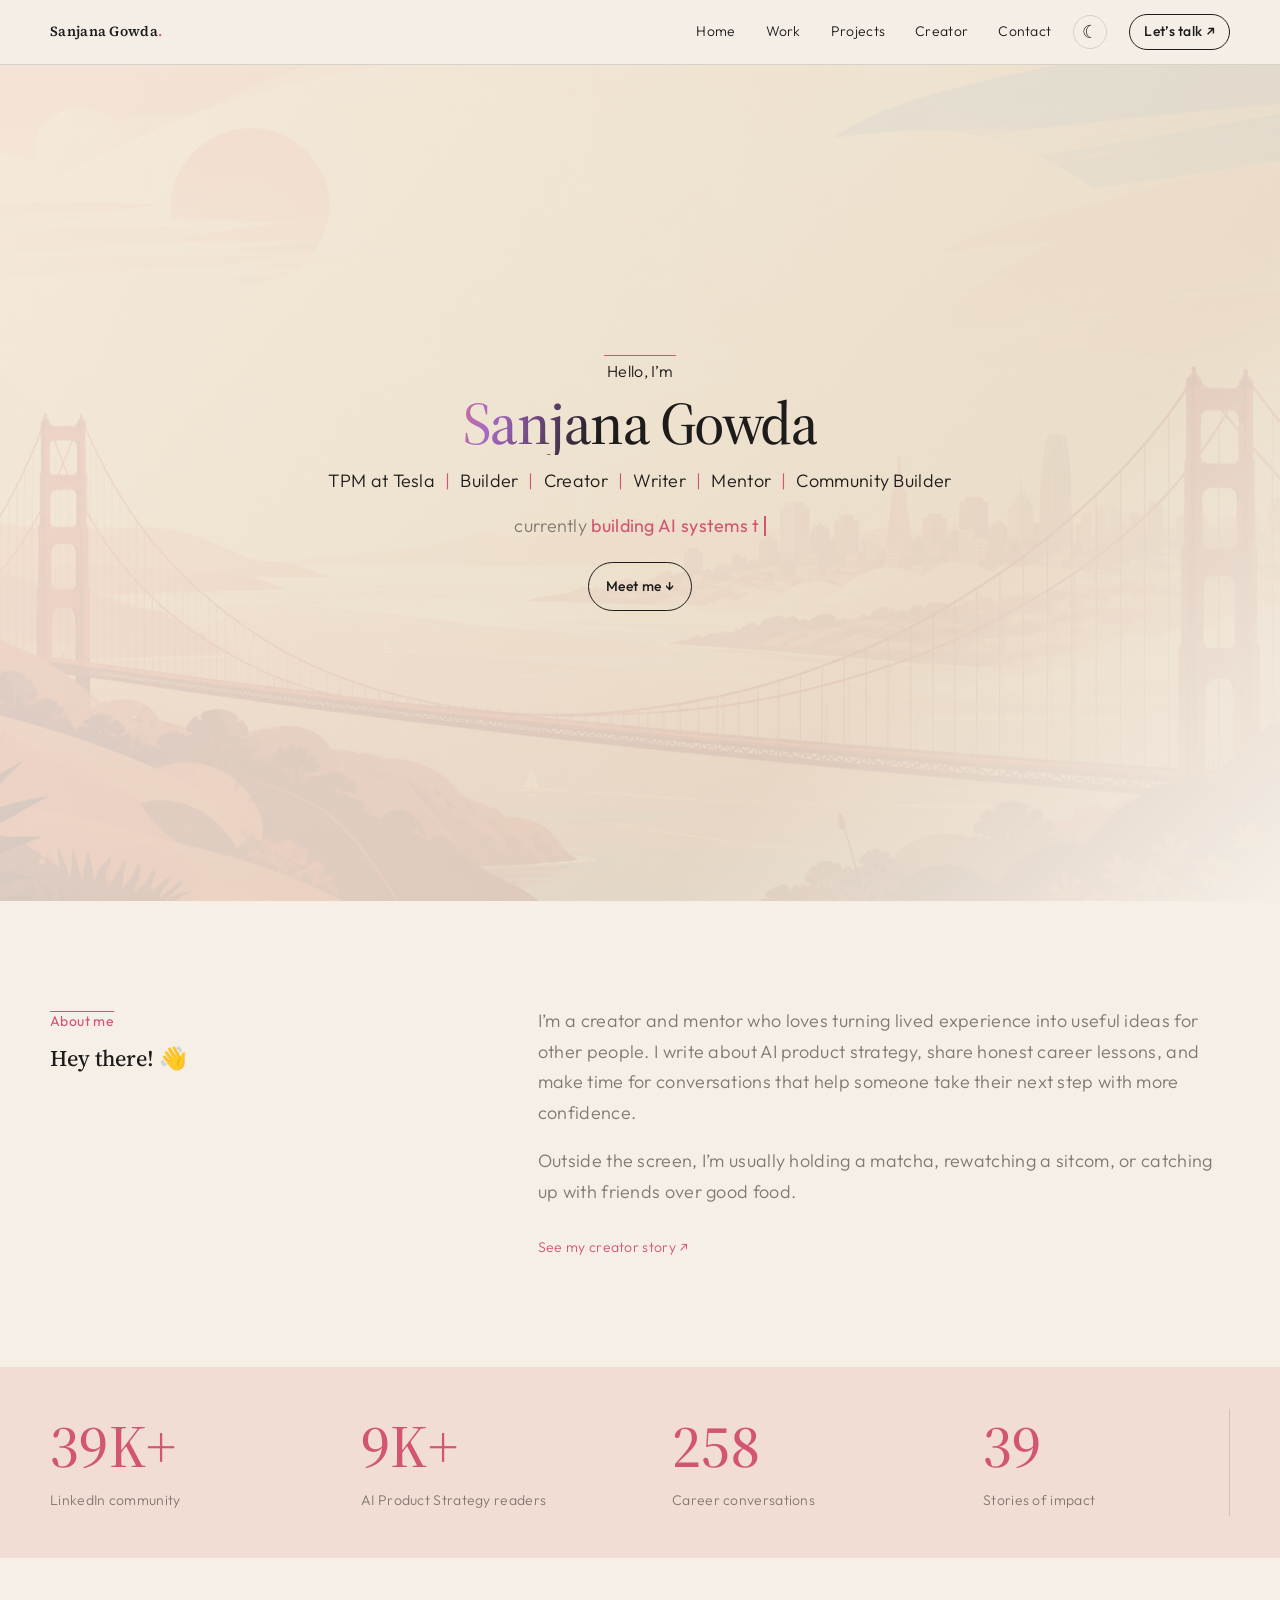
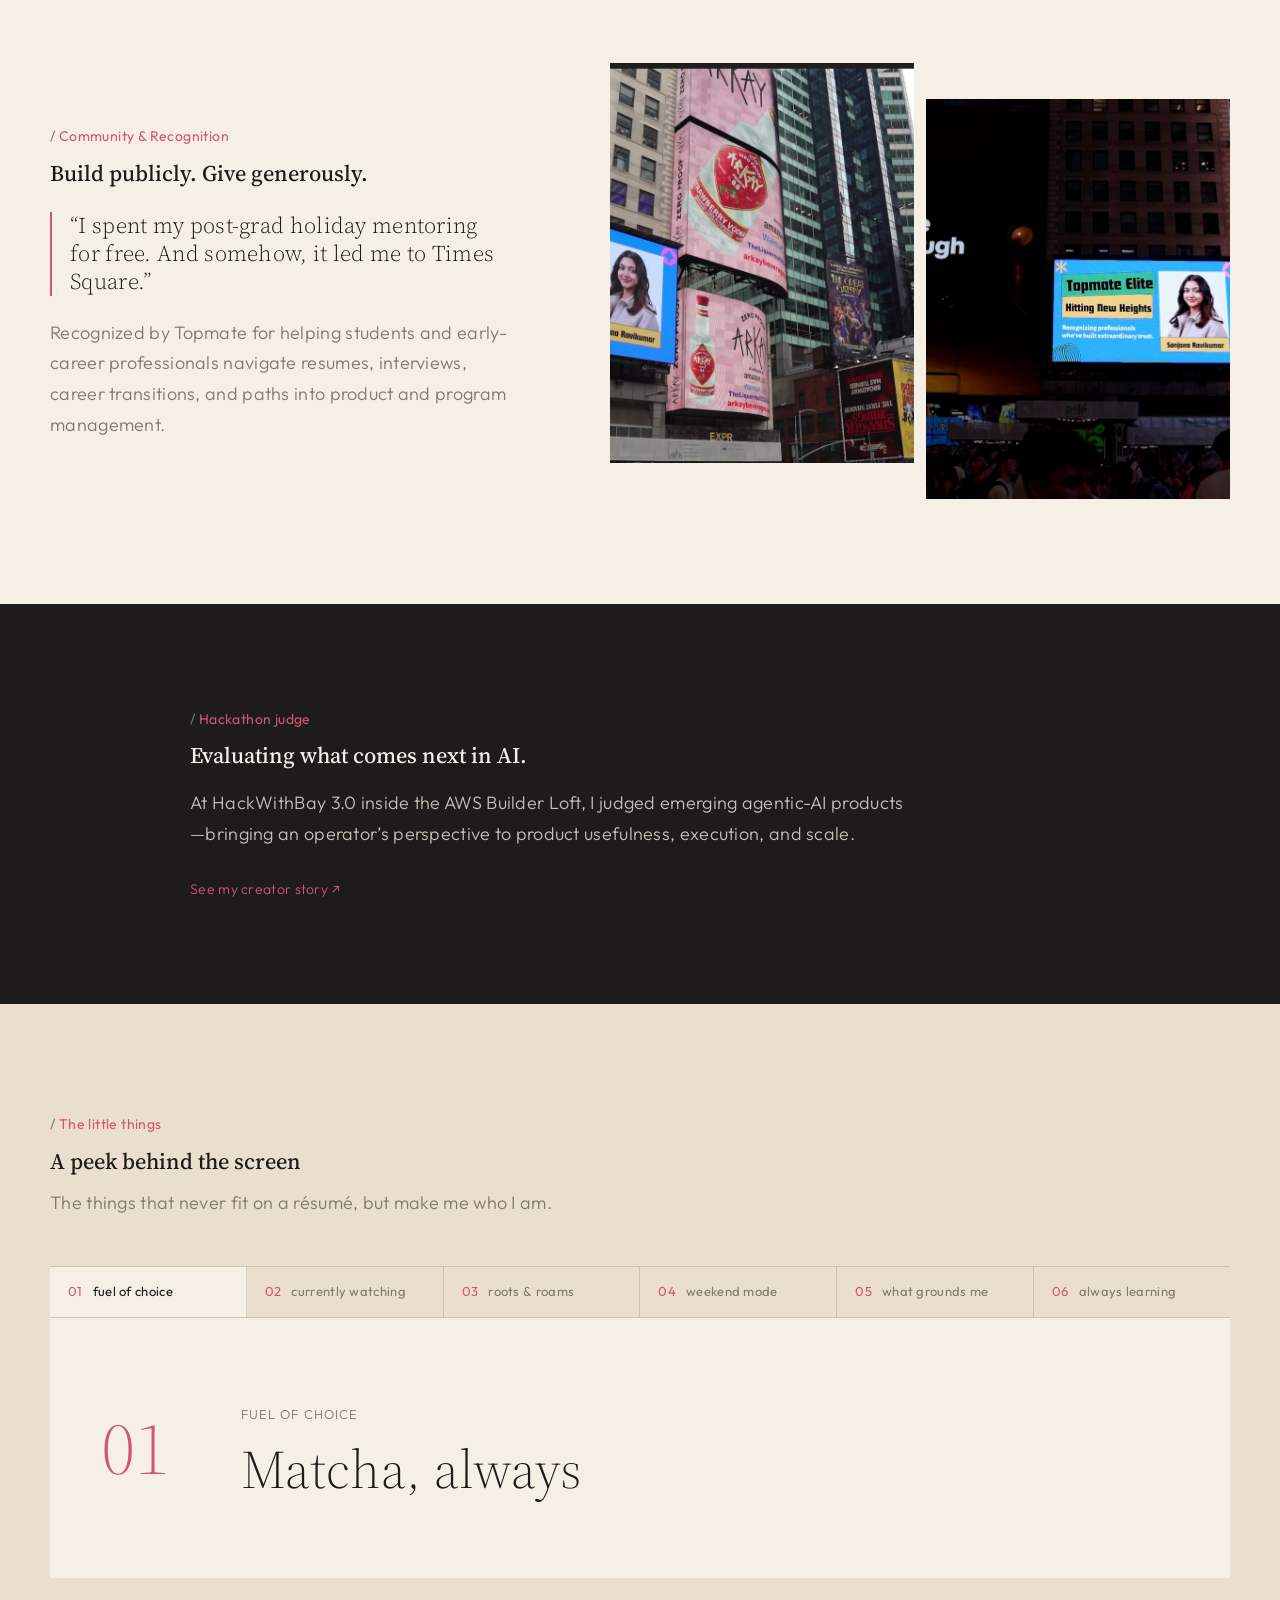
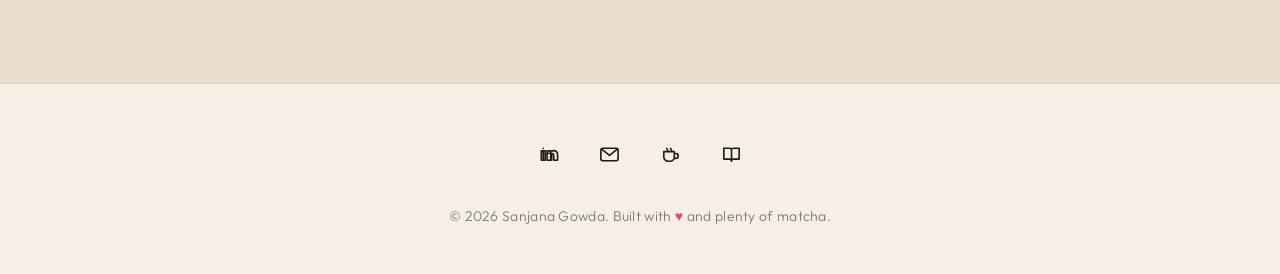
<file: index.html>
<!DOCTYPE html><html lang="en"><head><meta charset="UTF-8"><title>Sanjana Gowda | AI Product &amp; Operations</title><meta name="description" content="Sanjana Gowda builds AI products and operations systems, writes AI Product Strategy, and mentors the next generation of product leaders."><meta name="viewport" content="width=device-width, initial-scale=1.0"><link rel="canonical" href="https://sanjana1311.github.io/"><link rel="icon" type="image/png" href="/favicon.png"><meta property="og:type" content="website"><meta property="og:title" content="Sanjana Gowda | AI Product &amp; Operations"><meta property="og:description" content="Sanjana Gowda builds AI products and operations systems, writes AI Product Strategy, and mentors the next generation of product leaders."><meta property="og:url" content="https://sanjana1311.github.io/"><meta property="og:image" content="https://sanjana1311.github.io/og.image.png"><meta property="og:image:width" content="1200"><meta property="og:image:height" content="630"><meta property="og:image:alt" content="Sanjana Gowda — AI product builder, writer, creator, and mentor"><meta name="twitter:card" content="summary_large_image"><meta name="twitter:title" content="Sanjana Gowda | AI Product &amp; Operations"><meta name="twitter:description" content="Sanjana Gowda builds AI products and operations systems, writes AI Product Strategy, and mentors the next generation of product leaders."><meta name="twitter:image" content="https://sanjana1311.github.io/og.image.png"><link rel="preconnect" href="https://fonts.googleapis.com"><link rel="preconnect" href="https://fonts.gstatic.com" crossorigin="anonymous"><link href="https://fonts.googleapis.com/css2?family=Outfit:wght@300;400;500;600&family=Source+Serif+4:opsz,wght@8..60,400;8..60,500;8..60,600&display=swap" rel="stylesheet"><link rel="stylesheet" href="/_astro/footer.P0p74Hli.css"><link rel="stylesheet" href="/_astro/index.-oUrScM2.css"></head><body><header data-astro-cid-jbsoqdrt><nav class="page-shell" aria-label="Main navigation" data-astro-cid-jbsoqdrt><a class="mark" href="/" data-astro-cid-jbsoqdrt>Sanjana Gowda</a><div data-astro-cid-jbsoqdrt><a href="/" data-astro-cid-jbsoqdrt>Home</a><a href="/work" data-astro-cid-jbsoqdrt>Work</a><a href="/projects" data-astro-cid-jbsoqdrt>Projects</a><a href="/creator" data-astro-cid-jbsoqdrt>Creator</a><a href="/contact" data-astro-cid-jbsoqdrt>Contact</a></div><button class="theme-toggle" type="button" aria-label="Switch to night mode" aria-pressed="false" data-astro-cid-jbsoqdrt><span aria-hidden="true" data-astro-cid-jbsoqdrt>☾</span></button><a class="hello" href="/contact" data-astro-cid-jbsoqdrt>Let’s talk ↗</a></nav></header><script type="module">var e=document.querySelector(`.theme-toggle`),t=document.documentElement,n=`sanjana-theme-v2`,r=localStorage.getItem(n)??`light`,i=n=>{t.dataset.theme=n;let r=n===`dark`;e?.setAttribute(`aria-pressed`,String(r)),e?.setAttribute(`aria-label`,r?`Switch to day mode`:`Switch to night mode`),e&&(e.querySelector(`span`).textContent=r?`☀`:`☾`)};i(r),e?.addEventListener(`click`,()=>{let e=t.dataset.theme===`dark`?`light`:`dark`;localStorage.setItem(n,e),i(e)});</script><main id="home" data-astro-cid-q5zlckpc><section class="hero" data-astro-cid-q5zlckpc><div class="hero-image" aria-hidden="true" data-astro-cid-q5zlckpc></div><div class="veil" aria-hidden="true" data-astro-cid-q5zlckpc></div><div class="page-shell hero-inner" data-astro-cid-q5zlckpc><p class="hello" style="font-family:'Outfit',Arial,sans-serif!important;font-size:16px!important;color:var(--ink)!important" data-astro-cid-q5zlckpc>Hello, I’m</p><h1 style="font-family:'Source Serif 4',Georgia,serif!important;font-size:clamp(44px,8vw,60px)!important;line-height:1.05!important;font-weight:500!important;letter-spacing:-1.5px!important" data-astro-cid-q5zlckpc><button class="magic-name" type="button" aria-label="Sanjana Gowda — activate the hidden celebration" data-astro-cid-q5zlckpc>Sanjana Gowda</button></h1><div class="intro" style="font-family:'Outfit',Arial,sans-serif!important;font-size:18px!important;line-height:1.3!important" data-astro-cid-q5zlckpc><span data-astro-cid-q5zlckpc>TPM at Tesla</span><i data-astro-cid-q5zlckpc>|</i><span data-astro-cid-q5zlckpc>Builder</span><i data-astro-cid-q5zlckpc>|</i><span data-astro-cid-q5zlckpc>Creator</span><i data-astro-cid-q5zlckpc>|</i><span data-astro-cid-q5zlckpc>Writer</span><i data-astro-cid-q5zlckpc>|</i><span data-astro-cid-q5zlckpc>Mentor</span><i data-astro-cid-q5zlckpc>|</i><span data-astro-cid-q5zlckpc>Community Builder</span></div><p class="hero-summary building-line" style="font-family:'Outfit',Arial,sans-serif!important;font-size:18px!important;line-height:1.55!important" data-astro-cid-q5zlckpc>currently <strong class="typed-line" data-text="building AI systems that create leverage" data-astro-cid-q5zlckpc>building AI systems that create leverage</strong><span class="typing-cursor" aria-hidden="true" data-astro-cid-q5zlckpc></span></p><a class="meet" href="#about" data-astro-cid-q5zlckpc>Meet me ↓</a></div></section><canvas class="magic-canvas" aria-hidden="true" data-astro-cid-q5zlckpc></canvas><p class="magic-message" role="status" aria-live="polite" data-astro-cid-q5zlckpc></p><section id="about" class="about page-shell" data-astro-cid-q5zlckpc><div data-astro-cid-q5zlckpc><p class="overline" data-astro-cid-q5zlckpc>About me</p><h2 data-astro-cid-q5zlckpc>Hey there! 👋</h2></div><div data-astro-cid-q5zlckpc><p data-astro-cid-q5zlckpc>I’m a creator and mentor who loves turning lived experience into useful ideas for other people. I write about AI product strategy, share honest career lessons, and make time for conversations that help someone take their next step with more confidence.</p><p data-astro-cid-q5zlckpc>Outside the screen, I’m usually holding a matcha, rewatching a sitcom, or catching up with friends over good food.</p><a href="/creator" data-astro-cid-q5zlckpc>See my creator story ↗</a></div></section></main><script type="module">var e=document.querySelector(`.typed-line`);if(e&&!window.matchMedia(`(prefers-reduced-motion: reduce)`).matches){let t=e.dataset.text??``,n=0,r=!1;e.textContent=``;let i=()=>{if(n+=r?-1:1,e.textContent=t.slice(0,n),!r&&n===t.length){r=!0,window.setTimeout(i,1700);return}if(r&&n===0){r=!1,window.setTimeout(i,550);return}window.setTimeout(i,r?38:72)};window.setTimeout(i,450)}</script><script type="module">var e=document.querySelector(`.magic-name`),t=document.querySelector(`.magic-canvas`),n=document.querySelector(`.magic-message`),r=t?.getContext(`2d`),i=[`#d25572`,`#ff5a1f`,`#91a84a`,`#f7d9a6`,`#29231f`],a=0,o=()=>{if(!t||!r)return;let e=Math.min(window.devicePixelRatio||1,2);t.width=window.innerWidth*e,t.height=window.innerHeight*e,r.setTransform(e,0,0,e,0,0)};e?.addEventListener(`click`,()=>{if(!e||!t||!r||!n)return;if(window.matchMedia(`(prefers-reduced-motion: reduce)`).matches){n.textContent=`A little Sanjana sparkle ✦`,n.classList.add(`is-visible`),window.setTimeout(()=>n.classList.remove(`is-visible`),1800);return}window.cancelAnimationFrame(a),o();let s=e.getBoundingClientRect(),c=s.left+s.width/2,l=s.top+s.height/2,u=Array.from({length:130},(e,t)=>{let n=Math.PI*2*t/130+(Math.random()-.5)*.35,r=4+Math.random()*9;return{x:c,y:l,vx:Math.cos(n)*r,vy:Math.sin(n)*r-2,gravity:.11+Math.random()*.09,drag:.986,size:3+Math.random()*7,rotation:Math.random()*Math.PI,spin:(Math.random()-.5)*.2,color:i[t%i.length],life:1,shape:t%4}});n.textContent=`A little Sanjana sparkle ✦`,n.classList.add(`is-visible`),window.setTimeout(()=>n.classList.remove(`is-visible`),1800);let d=performance.now(),f=e=>{let t=Math.min((e-d)/16.67,2);d=e,r.clearRect(0,0,window.innerWidth,window.innerHeight);let n=!1;u.forEach(e=>{if(!(e.life<=0)){if(n=!0,e.vx*=e.drag,e.vy=e.vy*e.drag+e.gravity*t,e.x+=e.vx*t,e.y+=e.vy*t,e.rotation+=e.spin*t,e.life-=.009*t,r.save(),r.translate(e.x,e.y),r.rotate(e.rotation),r.globalAlpha=Math.max(e.life,0),r.fillStyle=e.color,e.shape===0)r.beginPath(),r.arc(0,0,e.size/2,0,Math.PI*2),r.fill();else if(e.shape===1)r.fillRect(-e.size/2,-e.size/5,e.size,e.size/2.5);else{r.beginPath();for(let t=0;t<8;t+=1){let n=t%2==0?e.size:e.size*.24,i=t*Math.PI/4,a=Math.cos(i)*n,o=Math.sin(i)*n;t===0?r.moveTo(a,o):r.lineTo(a,o)}r.closePath(),r.fill()}r.restore()}}),n?a=window.requestAnimationFrame(f):r.clearRect(0,0,window.innerWidth,window.innerHeight)};a=window.requestAnimationFrame(f)}),window.addEventListener(`resize`,o);</script><section class="creator-proof" data-astro-cid-iavgse3w><div class="page-shell" data-astro-cid-iavgse3w><div data-astro-cid-iavgse3w><strong data-astro-cid-iavgse3w>39K+</strong><span data-astro-cid-iavgse3w>LinkedIn community</span></div><div data-astro-cid-iavgse3w><strong data-astro-cid-iavgse3w>9K+</strong><span data-astro-cid-iavgse3w>AI Product Strategy readers</span></div><div data-astro-cid-iavgse3w><strong data-astro-cid-iavgse3w>258</strong><span data-astro-cid-iavgse3w>Career conversations</span></div><div data-astro-cid-iavgse3w><strong data-astro-cid-iavgse3w>39</strong><span data-astro-cid-iavgse3w>Stories of impact</span></div></div></section><section class="feature page-shell" data-astro-cid-iavgse3w><div class="feature-copy" data-astro-cid-iavgse3w><p class="kicker" data-astro-cid-iavgse3w>Community & Recognition</p><h2 data-astro-cid-iavgse3w>Build publicly. Give generously.</h2><blockquote data-astro-cid-iavgse3w>“I spent my post-grad holiday mentoring for free. And somehow, it led me to Times Square.”</blockquote><p data-astro-cid-iavgse3w>Recognized by Topmate for helping students and early-career professionals navigate resumes, interviews, career transitions, and paths into product and program management.</p></div><div class="images" data-astro-cid-iavgse3w><img src="/billboard-day.png" alt="Sanjana featured in Times Square during the day" data-astro-cid-iavgse3w><img src="/billboard-night.png" alt="Sanjana featured in Times Square at night" data-astro-cid-iavgse3w></div></section><section class="hackathon" data-astro-cid-iavgse3w><div class="page-shell" data-astro-cid-iavgse3w><p class="kicker" data-astro-cid-iavgse3w>Hackathon judge</p><h2 data-astro-cid-iavgse3w>Evaluating what comes next in AI.</h2><p data-astro-cid-iavgse3w>At HackWithBay 3.0 inside the AWS Builder Loft, I judged emerging agentic-AI products—bringing an operator’s perspective to product usefulness, execution, and scale.</p><a href="/creator" data-astro-cid-iavgse3w>See my creator story ↗</a></div></section><section id="little-things" class="personal" data-astro-cid-iavgse3w><div class="page-shell" data-astro-cid-iavgse3w><div class="heading" data-astro-cid-iavgse3w><p class="kicker" data-astro-cid-iavgse3w>The little things</p><h2 data-astro-cid-iavgse3w>A peek behind the screen</h2><p data-astro-cid-iavgse3w>The things that never fit on a résumé, but make me who I am.</p></div><div class="off-duty" data-astro-cid-iavgse3w><div class="detail-tabs" role="tablist" aria-label="The little things" data-astro-cid-iavgse3w><button type="button" role="tab" aria-selected="true" data-label="FUEL OF CHOICE" data-value="Matcha, always" data-astro-cid-iavgse3w><span data-astro-cid-iavgse3w>01</span>fuel of choice</button><button type="button" role="tab" aria-selected="false" data-label="CURRENTLY WATCHING" data-value="Shrinking and Ted Lasso · All-time favourites: Brooklyn Nine-Nine, Friends, and How I Met Your Mother" data-astro-cid-iavgse3w><span data-astro-cid-iavgse3w>02</span>currently watching</button><button type="button" role="tab" aria-selected="false" data-label="ROOTS &amp; ROAMS" data-value="From India, now exploring the Bay Area" data-astro-cid-iavgse3w><span data-astro-cid-iavgse3w>03</span>roots &amp; roams</button><button type="button" role="tab" aria-selected="false" data-label="WEEKEND MODE" data-value="Long conversations and good food with friends" data-astro-cid-iavgse3w><span data-astro-cid-iavgse3w>04</span>weekend mode</button><button type="button" role="tab" aria-selected="false" data-label="WHAT GROUNDS ME" data-value="By grace. Through faith." data-astro-cid-iavgse3w><span data-astro-cid-iavgse3w>05</span>what grounds me</button><button type="button" role="tab" aria-selected="false" data-label="ALWAYS LEARNING" data-value="New ideas, thoughtful people, and a fresh perspective." data-astro-cid-iavgse3w><span data-astro-cid-iavgse3w>06</span>always learning</button></div><div class="detail-display" aria-live="polite" data-astro-cid-iavgse3w><span data-detail-number data-astro-cid-iavgse3w>01</span><div data-astro-cid-iavgse3w><small data-detail-label data-astro-cid-iavgse3w>FUEL OF CHOICE</small><p data-detail-value data-astro-cid-iavgse3w>Matcha, always</p></div></div></div></div></section><script type="module">var e=Array.from(document.querySelectorAll(`.detail-tabs button`)),t=document.querySelector(`.detail-display`),n=document.querySelector(`[data-detail-number]`),r=document.querySelector(`[data-detail-label]`),i=document.querySelector(`[data-detail-value]`),a=(a,o)=>{!t||!n||!r||!i||(e.forEach(e=>e.setAttribute(`aria-selected`,String(e===a))),t.classList.add(`is-changing`),window.setTimeout(()=>{n.textContent=`0${o+1}`,r.textContent=a.dataset.label??``,i.textContent=a.dataset.value??``,t.classList.remove(`is-changing`)},150))};e.forEach((e,t)=>e.addEventListener(`click`,()=>a(e,t)));</script><footer data-astro-cid-ddhozxeg><div class="page-shell footer-inner" data-astro-cid-ddhozxeg><nav aria-label="Social links" data-astro-cid-ddhozxeg><a href="https://www.linkedin.com/in/sanjana-gowda-072519245/" target="_blank" rel="noopener noreferrer" aria-label="LinkedIn" data-astro-cid-ddhozxeg><svg viewBox="0 0 24 24" aria-hidden="true" data-astro-cid-ddhozxeg><path d="M6.5 8.2V18M6.5 5.5v.1M10.5 18v-5.5c0-2.2 4.8-2.9 4.8.5v5M4.5 8.2h4v9.8h-4zM10.5 8.2h3.7v1.6c.8-1.2 2-1.9 3.4-1.9 2.7 0 3.9 1.8 3.9 5.1v5h-4v-4.4c0-1.6-.4-2.6-1.7-2.6-1.4 0-1.6 1.2-1.6 2.6V18h-3.7z" data-astro-cid-ddhozxeg></path></svg></a><a href="mailto:hrsanjana26@gmail.com" aria-label="Email Sanjana" data-astro-cid-ddhozxeg><svg viewBox="0 0 24 24" aria-hidden="true" data-astro-cid-ddhozxeg><rect x="3" y="5.5" width="18" height="13" rx="2" data-astro-cid-ddhozxeg></rect><path d="m4.5 7 7.5 6 7.5-6" data-astro-cid-ddhozxeg></path></svg></a><a href="https://topmate.io/sanjana_ravikumar" target="_blank" rel="noopener noreferrer" aria-label="Book a coffee chat on Topmate" data-astro-cid-ddhozxeg><svg viewBox="0 0 24 24" aria-hidden="true" data-astro-cid-ddhozxeg><path d="M5 9h11v5.5A4.5 4.5 0 0 1 11.5 19h-2A4.5 4.5 0 0 1 5 14.5zM16 11h1.5a2.5 2.5 0 0 1 0 5H16M8 5.5c0 1 1 1 1 2M12 5.5c0 1 1 1 1 2" data-astro-cid-ddhozxeg></path></svg></a><a href="https://www.linkedin.com/newsletters/ai-product-strategy-7381861466196549632/" target="_blank" rel="noopener noreferrer" aria-label="Read AI Product Strategy" data-astro-cid-ddhozxeg><svg viewBox="0 0 24 24" aria-hidden="true" data-astro-cid-ddhozxeg><path d="M4 5.5h6.2c1 0 1.8.8 1.8 1.8V19c0-1.2-1-2.2-2.2-2.2H4zM20 5.5h-6.2c-1 0-1.8.8-1.8 1.8V19c0-1.2 1-2.2 2.2-2.2H20z" data-astro-cid-ddhozxeg></path></svg></a></nav><p data-astro-cid-ddhozxeg>© 2026 Sanjana Gowda. Built with <span data-astro-cid-ddhozxeg>♥</span> and plenty of matcha.</p></div></footer></body></html><script type="module">var e=document.querySelector(`.game-trigger`),t=document.querySelector(`.trail-game`),n=document.querySelector(`.trail-stop`),r=document.querySelector(`[data-score]`),i=document.querySelector(`.game-win`),a=document.querySelector(`.trail-note`),o=document.querySelector(`[data-note]`),s=document.querySelector(`[data-next]`),c=[{path:`/`,key:`ai`,symbol:`AI`,label:`Curiosity`,note:`You found the idea that starts every build.`,next:`/work`},{path:`/work/`,key:`tesla`,symbol:`⚡`,label:`Tesla`,note:`You found the operator behind the ideas.`,next:`/projects`},{path:`/projects/`,key:`build`,symbol:`</>`,label:`Builder`,note:`You found the systems Sanjana keeps building.`,next:`/creator`},{path:`/creator/`,key:`voice`,symbol:`Aa`,label:`Voice`,note:`You found the stories, lessons, and mentorship.`,next:`/contact`},{path:`/contact/`,key:`people`,symbol:`♥`,label:`People`,note:`You found what all the work is really about.`,next:`/`}],l=e=>e===`/`?`/`:`${e.replace(/\/$/,``)}/`,u=c.find(e=>e.path===l(window.location.pathname)),d=()=>JSON.parse(localStorage.getItem(`sanjana-trail`)??`[]`),f=e=>localStorage.setItem(`sanjana-trail`,JSON.stringify(e)),p=()=>{if(!n||!r||!i||!a||!o||!s||!u)return;let e=d();if(r.textContent=String(e.length),n.replaceChildren(),a.hidden=!0,i.hidden=e.length!==c.length,e.length===c.length)return;if(e.includes(u.key)){o.textContent=`This stop is complete. The trail continues on the next page.`,s.href=u.next,a.hidden=!1;return}let t=document.createElement(`button`);t.type=`button`,t.className=`trail-token`,t.setAttribute(`aria-label`,`Collect ${u.label}`),t.innerHTML=`<b>${u.symbol}</b><small>${u.label}</small>`,t.addEventListener(`click`,()=>{t.classList.add(`is-found`);let e=[...d(),u.key];f(e),r.textContent=String(e.length),window.setTimeout(()=>{e.length===c.length?i.hidden=!1:(o.textContent=u.note,s.href=u.next,a.hidden=!1)},350)},{once:!0}),n.append(t)},m=()=>{!t||!e||(t.hidden=!0,localStorage.removeItem(`sanjana-trail-active`),e.setAttribute(`aria-expanded`,`false`),e.textContent=`Start Sanjana’s trail ↗`)},h=()=>{!t||!e||(localStorage.setItem(`sanjana-trail-active`,`true`),t.hidden=!1,e.setAttribute(`aria-expanded`,`true`),e.textContent=`Pause trail`,p())};e?.addEventListener(`click`,()=>t?.hidden?h():m()),document.querySelector(`[data-close]`)?.addEventListener(`click`,m),document.querySelector(`[data-dismiss]`)?.addEventListener(`click`,m),localStorage.getItem(`sanjana-trail-active`)===`true`&&h();</script>
</file>
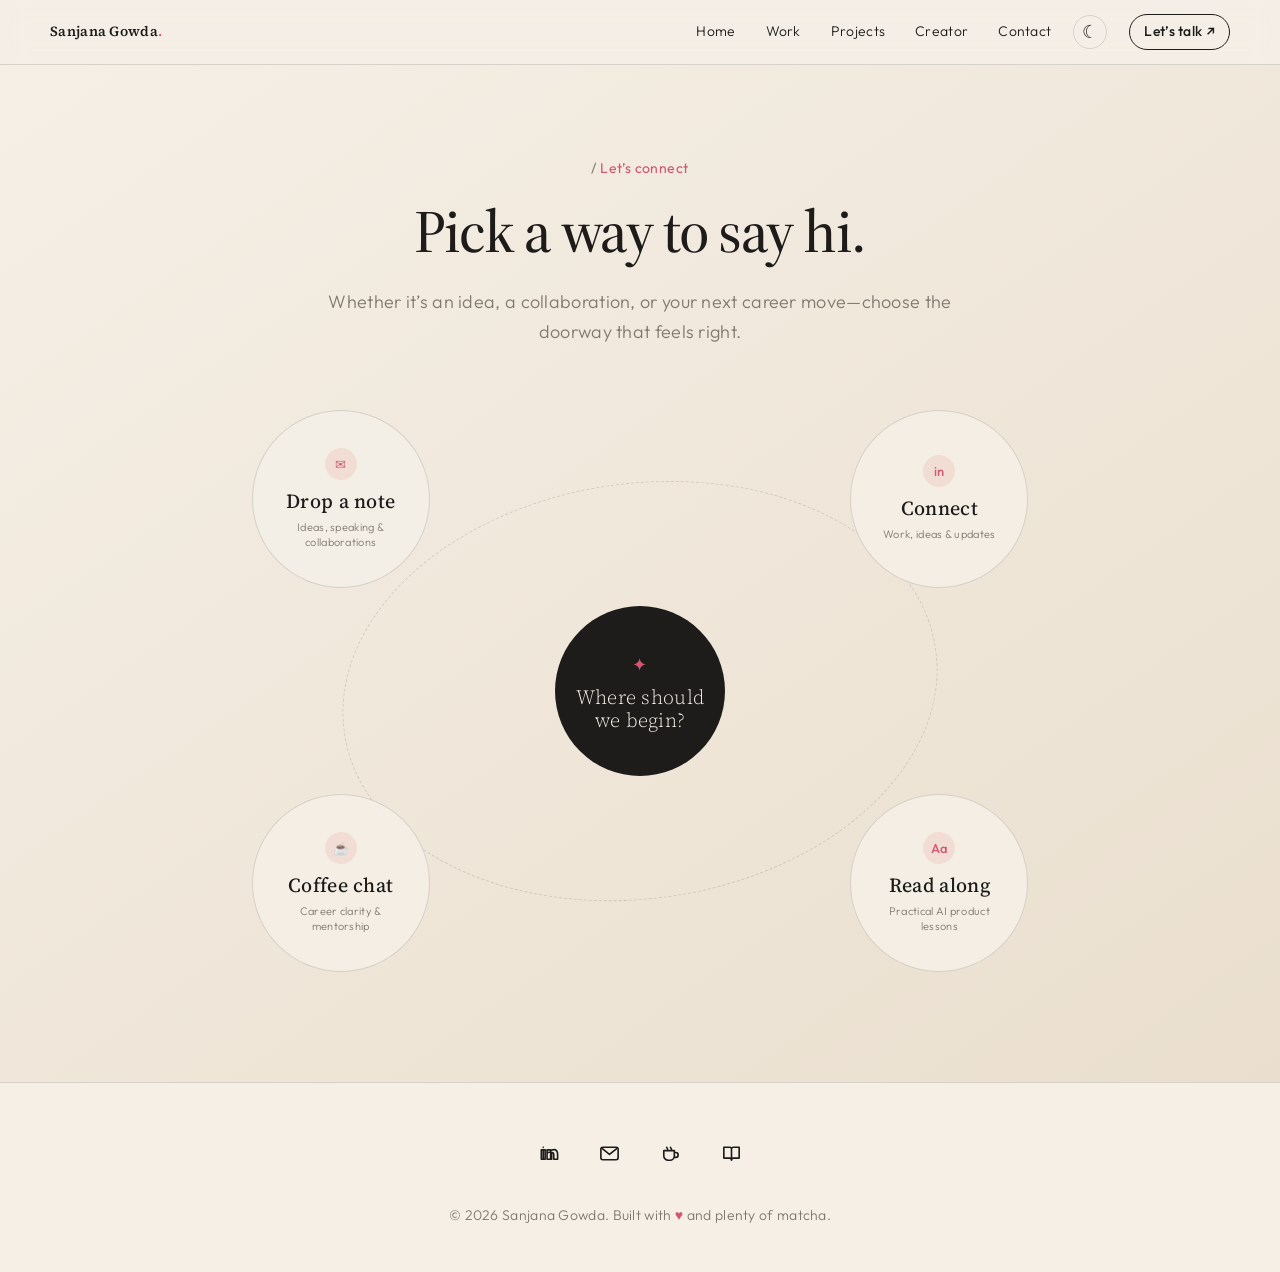
<file: contact/index.html>
<!DOCTYPE html><html lang="en"><head><meta charset="UTF-8"><title>Contact — Sanjana Gowda | AI Product &amp; Operations</title><meta name="description" content="Sanjana Gowda builds AI products and operations systems, writes AI Product Strategy, and mentors the next generation of product leaders."><meta name="viewport" content="width=device-width, initial-scale=1.0"><link rel="canonical" href="https://sanjana1311.github.io/contact/"><link rel="icon" type="image/png" href="/favicon.png"><meta property="og:type" content="website"><meta property="og:title" content="Contact — Sanjana Gowda | AI Product &amp; Operations"><meta property="og:description" content="Sanjana Gowda builds AI products and operations systems, writes AI Product Strategy, and mentors the next generation of product leaders."><meta property="og:url" content="https://sanjana1311.github.io/contact/"><meta property="og:image" content="https://sanjana1311.github.io/og.image.png"><meta property="og:image:width" content="1200"><meta property="og:image:height" content="630"><meta property="og:image:alt" content="Sanjana Gowda — AI product builder, writer, creator, and mentor"><meta name="twitter:card" content="summary_large_image"><meta name="twitter:title" content="Contact — Sanjana Gowda | AI Product &amp; Operations"><meta name="twitter:description" content="Sanjana Gowda builds AI products and operations systems, writes AI Product Strategy, and mentors the next generation of product leaders."><meta name="twitter:image" content="https://sanjana1311.github.io/og.image.png"><link rel="preconnect" href="https://fonts.googleapis.com"><link rel="preconnect" href="https://fonts.gstatic.com" crossorigin="anonymous"><link href="https://fonts.googleapis.com/css2?family=Outfit:wght@300;400;500;600&family=Source+Serif+4:opsz,wght@8..60,400;8..60,500;8..60,600&display=swap" rel="stylesheet"><link rel="stylesheet" href="/_astro/footer.P0p74Hli.css"><style>.contact-page[data-astro-cid-6bfsojfh]{background:linear-gradient(145deg,var(--paper),var(--cream));align-items:center;min-height:calc(100vh - 64px);padding:88px 0 110px;display:grid}.contact-copy[data-astro-cid-6bfsojfh]{text-align:center}.contact-page[data-astro-cid-6bfsojfh] h1[data-astro-cid-6bfsojfh]{margin:10px 0 18px}.lead[data-astro-cid-6bfsojfh]{max-width:650px;color:var(--muted);margin-inline:auto}.constellation[data-astro-cid-6bfsojfh]{grid-template-rows:repeat(3,auto);grid-template-columns:repeat(3,1fr);place-items:center;gap:18px;max-width:880px;margin:62px auto 0;display:grid;position:relative}.constellation[data-astro-cid-6bfsojfh]:before{content:"";border:1px dashed var(--line);pointer-events:none;border-radius:50%;position:absolute;inset:13% 16%;transform:rotate(-8deg)}.center-note[data-astro-cid-6bfsojfh]{z-index:1;background:var(--ink);width:170px;height:170px;color:var(--paper);text-align:center;border-radius:50%;grid-area:2/2;place-content:center;display:grid}.center-note[data-astro-cid-6bfsojfh] span[data-astro-cid-6bfsojfh]{color:var(--orange)}.center-note[data-astro-cid-6bfsojfh] p[data-astro-cid-6bfsojfh]{margin-top:5px;font-family:"Source Serif 4",Georgia,serif;font-size:20px;line-height:1.15}.route[data-astro-cid-6bfsojfh]{z-index:2;border:1px solid var(--line);background:color-mix(in srgb,var(--paper) 92%,transparent);text-align:center;border-radius:50%;flex-direction:column;justify-content:center;align-items:center;width:178px;height:178px;padding:25px;text-decoration:none;transition:transform .24s,background .24s,border-color .24s,box-shadow .24s;display:flex}.route[data-astro-cid-6bfsojfh]>span[data-astro-cid-6bfsojfh]{background:var(--blush);width:32px;height:32px;color:var(--orange);border-radius:50%;place-items:center;margin-bottom:10px;font-size:13px;font-weight:500;display:grid}.route[data-astro-cid-6bfsojfh] strong[data-astro-cid-6bfsojfh]{font-family:"Source Serif 4",Georgia,serif;font-size:20px;font-weight:500;line-height:1.1}.route[data-astro-cid-6bfsojfh] small[data-astro-cid-6bfsojfh]{color:var(--muted);margin-top:8px;font-size:11px;line-height:1.35}.route[data-astro-cid-6bfsojfh]:hover,.route[data-astro-cid-6bfsojfh]:focus-visible{background:var(--white);border-color:var(--orange);outline:0;transform:translateY(-7px)rotate(-2deg);box-shadow:0 18px 45px #d2557224}.email[data-astro-cid-6bfsojfh]{grid-area:1/1}.linkedin[data-astro-cid-6bfsojfh]{grid-area:1/3}.topmate[data-astro-cid-6bfsojfh]{grid-area:3/1}.writing[data-astro-cid-6bfsojfh]{grid-area:3/3}@media (width<=700px){.contact-page[data-astro-cid-6bfsojfh]{padding:70px 0 85px}.constellation[data-astro-cid-6bfsojfh]{grid-template-rows:auto;grid-template-columns:1fr 1fr;gap:14px;margin-top:44px}.constellation[data-astro-cid-6bfsojfh]:before{display:none}.center-note[data-astro-cid-6bfsojfh]{grid-area:1/1/2/3;width:140px;height:140px;margin-bottom:8px}.route[data-astro-cid-6bfsojfh]{width:min(160px,42vw);height:min(160px,42vw);padding:19px}.email[data-astro-cid-6bfsojfh],.linkedin[data-astro-cid-6bfsojfh],.topmate[data-astro-cid-6bfsojfh],.writing[data-astro-cid-6bfsojfh]{grid-area:auto}.route[data-astro-cid-6bfsojfh] strong[data-astro-cid-6bfsojfh]{font-size:18px}.route[data-astro-cid-6bfsojfh] small[data-astro-cid-6bfsojfh]{font-size:10px}}
</style></head><body><header data-astro-cid-jbsoqdrt><nav class="page-shell" aria-label="Main navigation" data-astro-cid-jbsoqdrt><a class="mark" href="/" data-astro-cid-jbsoqdrt>Sanjana Gowda</a><div data-astro-cid-jbsoqdrt><a href="/" data-astro-cid-jbsoqdrt>Home</a><a href="/work" data-astro-cid-jbsoqdrt>Work</a><a href="/projects" data-astro-cid-jbsoqdrt>Projects</a><a href="/creator" data-astro-cid-jbsoqdrt>Creator</a><a href="/contact" data-astro-cid-jbsoqdrt>Contact</a></div><button class="theme-toggle" type="button" aria-label="Switch to night mode" aria-pressed="false" data-astro-cid-jbsoqdrt><span aria-hidden="true" data-astro-cid-jbsoqdrt>☾</span></button><a class="hello" href="/contact" data-astro-cid-jbsoqdrt>Let’s talk ↗</a></nav></header><script type="module">var e=document.querySelector(`.theme-toggle`),t=document.documentElement,n=`sanjana-theme-v2`,r=localStorage.getItem(n)??`light`,i=n=>{t.dataset.theme=n;let r=n===`dark`;e?.setAttribute(`aria-pressed`,String(r)),e?.setAttribute(`aria-label`,r?`Switch to day mode`:`Switch to night mode`),e&&(e.querySelector(`span`).textContent=r?`☀`:`☾`)};i(r),e?.addEventListener(`click`,()=>{let e=t.dataset.theme===`dark`?`light`:`dark`;localStorage.setItem(n,e),i(e)});</script><main class="contact-page" data-astro-cid-6bfsojfh><div class="page-shell" data-astro-cid-6bfsojfh><div class="contact-copy" data-astro-cid-6bfsojfh><p class="kicker" data-astro-cid-6bfsojfh>Let’s connect</p><h1 data-astro-cid-6bfsojfh>Pick a way to say hi.</h1><p class="lead" data-astro-cid-6bfsojfh>Whether it’s an idea, a collaboration, or your next career move—choose the doorway that feels right.</p></div><div class="constellation" data-astro-cid-6bfsojfh><div class="center-note" data-astro-cid-6bfsojfh><span data-astro-cid-6bfsojfh>✦</span><p data-astro-cid-6bfsojfh>Where should<br data-astro-cid-6bfsojfh>we begin?</p></div><a class="route email" href="mailto:hrsanjana26@gmail.com" data-astro-cid-6bfsojfh><span data-astro-cid-6bfsojfh>✉</span><strong data-astro-cid-6bfsojfh>Drop a note</strong><small data-astro-cid-6bfsojfh>Ideas, speaking & collaborations</small></a><a class="route linkedin" href="https://www.linkedin.com/in/sanjana-gowda-072519245/" target="_blank" rel="noopener noreferrer" data-astro-cid-6bfsojfh><span data-astro-cid-6bfsojfh>in</span><strong data-astro-cid-6bfsojfh>Connect</strong><small data-astro-cid-6bfsojfh>Work, ideas & updates</small></a><a class="route topmate" href="https://topmate.io/sanjana_ravikumar" target="_blank" rel="noopener noreferrer" data-astro-cid-6bfsojfh><span data-astro-cid-6bfsojfh>☕</span><strong data-astro-cid-6bfsojfh>Coffee chat</strong><small data-astro-cid-6bfsojfh>Career clarity & mentorship</small></a><a class="route writing" href="https://www.linkedin.com/newsletters/ai-product-strategy-7381861466196549632/" target="_blank" rel="noopener noreferrer" data-astro-cid-6bfsojfh><span data-astro-cid-6bfsojfh>Aa</span><strong data-astro-cid-6bfsojfh>Read along</strong><small data-astro-cid-6bfsojfh>Practical AI product lessons</small></a></div></div></main><footer data-astro-cid-ddhozxeg><div class="page-shell footer-inner" data-astro-cid-ddhozxeg><nav aria-label="Social links" data-astro-cid-ddhozxeg><a href="https://www.linkedin.com/in/sanjana-gowda-072519245/" target="_blank" rel="noopener noreferrer" aria-label="LinkedIn" data-astro-cid-ddhozxeg><svg viewBox="0 0 24 24" aria-hidden="true" data-astro-cid-ddhozxeg><path d="M6.5 8.2V18M6.5 5.5v.1M10.5 18v-5.5c0-2.2 4.8-2.9 4.8.5v5M4.5 8.2h4v9.8h-4zM10.5 8.2h3.7v1.6c.8-1.2 2-1.9 3.4-1.9 2.7 0 3.9 1.8 3.9 5.1v5h-4v-4.4c0-1.6-.4-2.6-1.7-2.6-1.4 0-1.6 1.2-1.6 2.6V18h-3.7z" data-astro-cid-ddhozxeg></path></svg></a><a href="mailto:hrsanjana26@gmail.com" aria-label="Email Sanjana" data-astro-cid-ddhozxeg><svg viewBox="0 0 24 24" aria-hidden="true" data-astro-cid-ddhozxeg><rect x="3" y="5.5" width="18" height="13" rx="2" data-astro-cid-ddhozxeg></rect><path d="m4.5 7 7.5 6 7.5-6" data-astro-cid-ddhozxeg></path></svg></a><a href="https://topmate.io/sanjana_ravikumar" target="_blank" rel="noopener noreferrer" aria-label="Book a coffee chat on Topmate" data-astro-cid-ddhozxeg><svg viewBox="0 0 24 24" aria-hidden="true" data-astro-cid-ddhozxeg><path d="M5 9h11v5.5A4.5 4.5 0 0 1 11.5 19h-2A4.5 4.5 0 0 1 5 14.5zM16 11h1.5a2.5 2.5 0 0 1 0 5H16M8 5.5c0 1 1 1 1 2M12 5.5c0 1 1 1 1 2" data-astro-cid-ddhozxeg></path></svg></a><a href="https://www.linkedin.com/newsletters/ai-product-strategy-7381861466196549632/" target="_blank" rel="noopener noreferrer" aria-label="Read AI Product Strategy" data-astro-cid-ddhozxeg><svg viewBox="0 0 24 24" aria-hidden="true" data-astro-cid-ddhozxeg><path d="M4 5.5h6.2c1 0 1.8.8 1.8 1.8V19c0-1.2-1-2.2-2.2-2.2H4zM20 5.5h-6.2c-1 0-1.8.8-1.8 1.8V19c0-1.2 1-2.2 2.2-2.2H20z" data-astro-cid-ddhozxeg></path></svg></a></nav><p data-astro-cid-ddhozxeg>© 2026 Sanjana Gowda. Built with <span data-astro-cid-ddhozxeg>♥</span> and plenty of matcha.</p></div></footer></body></html><script type="module">var e=document.querySelector(`.game-trigger`),t=document.querySelector(`.trail-game`),n=document.querySelector(`.trail-stop`),r=document.querySelector(`[data-score]`),i=document.querySelector(`.game-win`),a=document.querySelector(`.trail-note`),o=document.querySelector(`[data-note]`),s=document.querySelector(`[data-next]`),c=[{path:`/`,key:`ai`,symbol:`AI`,label:`Curiosity`,note:`You found the idea that starts every build.`,next:`/work`},{path:`/work/`,key:`tesla`,symbol:`⚡`,label:`Tesla`,note:`You found the operator behind the ideas.`,next:`/projects`},{path:`/projects/`,key:`build`,symbol:`</>`,label:`Builder`,note:`You found the systems Sanjana keeps building.`,next:`/creator`},{path:`/creator/`,key:`voice`,symbol:`Aa`,label:`Voice`,note:`You found the stories, lessons, and mentorship.`,next:`/contact`},{path:`/contact/`,key:`people`,symbol:`♥`,label:`People`,note:`You found what all the work is really about.`,next:`/`}],l=e=>e===`/`?`/`:`${e.replace(/\/$/,``)}/`,u=c.find(e=>e.path===l(window.location.pathname)),d=()=>JSON.parse(localStorage.getItem(`sanjana-trail`)??`[]`),f=e=>localStorage.setItem(`sanjana-trail`,JSON.stringify(e)),p=()=>{if(!n||!r||!i||!a||!o||!s||!u)return;let e=d();if(r.textContent=String(e.length),n.replaceChildren(),a.hidden=!0,i.hidden=e.length!==c.length,e.length===c.length)return;if(e.includes(u.key)){o.textContent=`This stop is complete. The trail continues on the next page.`,s.href=u.next,a.hidden=!1;return}let t=document.createElement(`button`);t.type=`button`,t.className=`trail-token`,t.setAttribute(`aria-label`,`Collect ${u.label}`),t.innerHTML=`<b>${u.symbol}</b><small>${u.label}</small>`,t.addEventListener(`click`,()=>{t.classList.add(`is-found`);let e=[...d(),u.key];f(e),r.textContent=String(e.length),window.setTimeout(()=>{e.length===c.length?i.hidden=!1:(o.textContent=u.note,s.href=u.next,a.hidden=!1)},350)},{once:!0}),n.append(t)},m=()=>{!t||!e||(t.hidden=!0,localStorage.removeItem(`sanjana-trail-active`),e.setAttribute(`aria-expanded`,`false`),e.textContent=`Start Sanjana’s trail ↗`)},h=()=>{!t||!e||(localStorage.setItem(`sanjana-trail-active`,`true`),t.hidden=!1,e.setAttribute(`aria-expanded`,`true`),e.textContent=`Pause trail`,p())};e?.addEventListener(`click`,()=>t?.hidden?h():m()),document.querySelector(`[data-close]`)?.addEventListener(`click`,m),document.querySelector(`[data-dismiss]`)?.addEventListener(`click`,m),localStorage.getItem(`sanjana-trail-active`)===`true`&&h();</script>
</file>
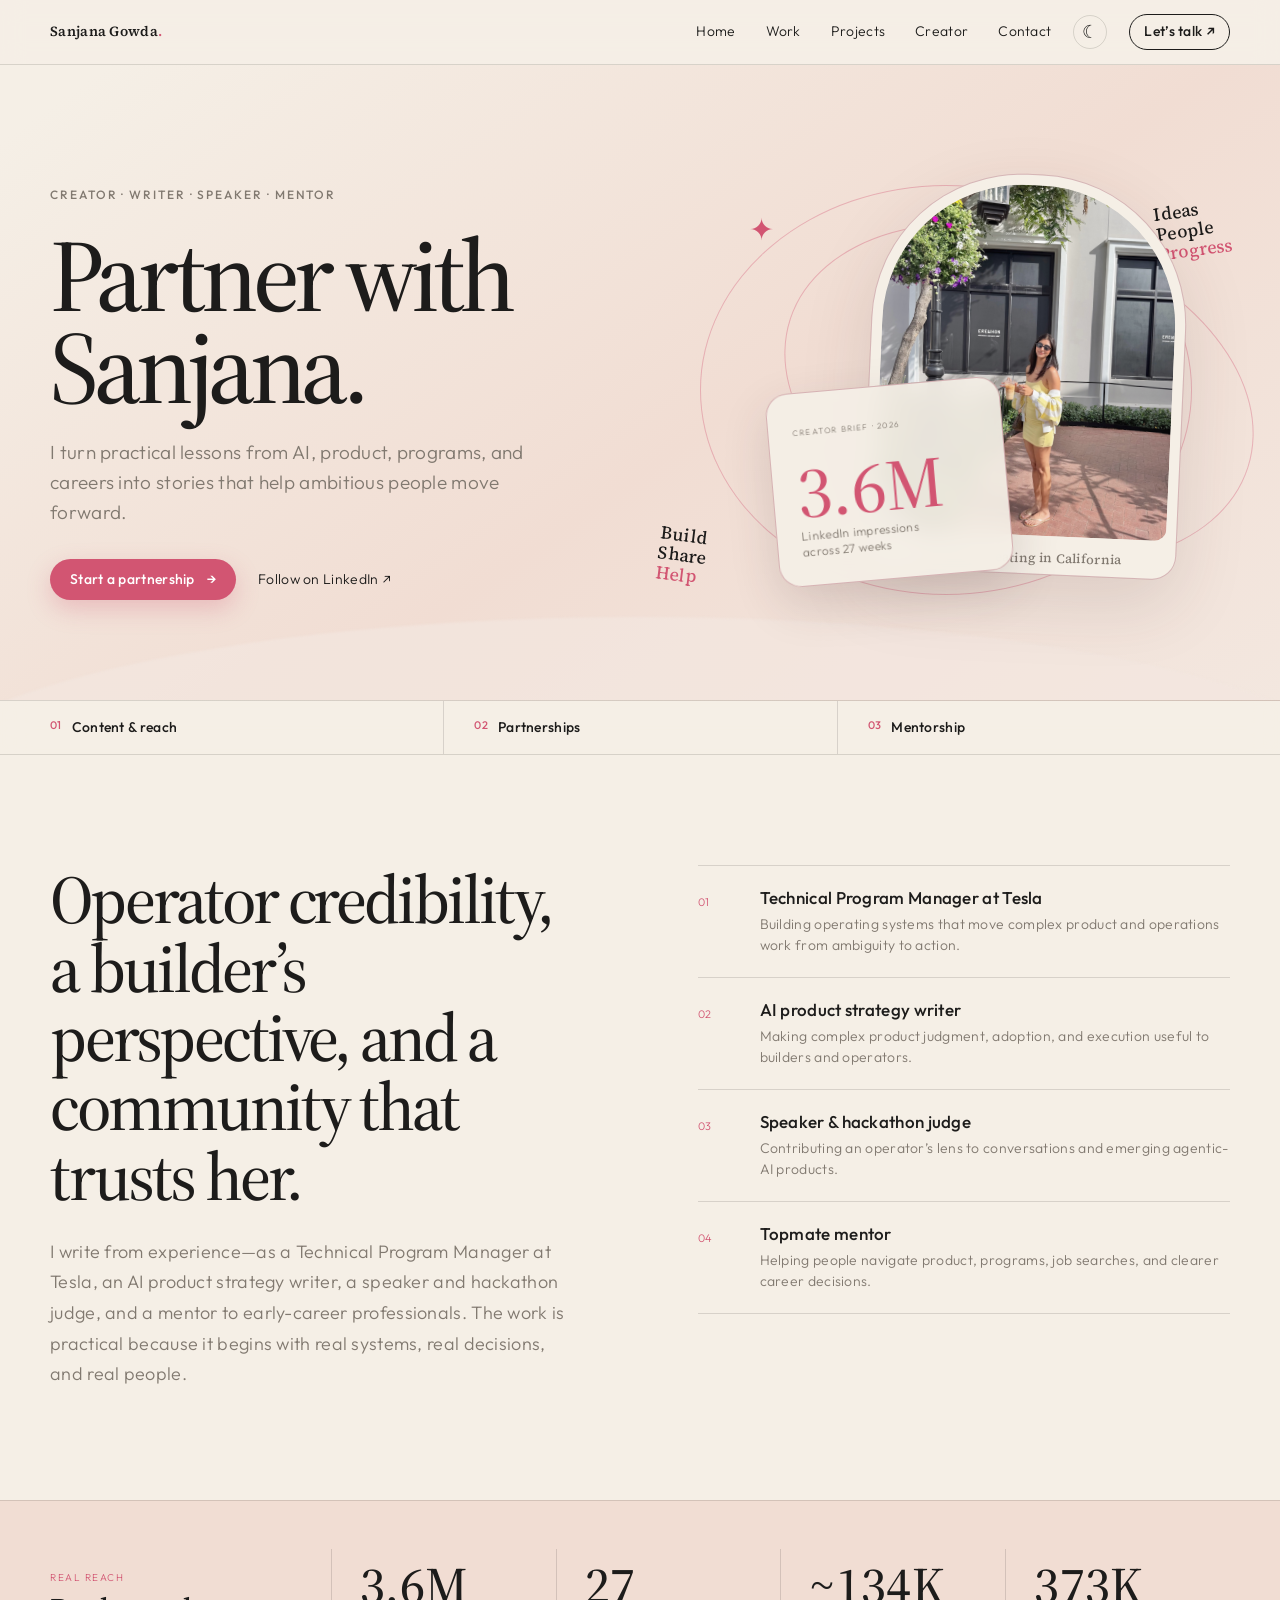
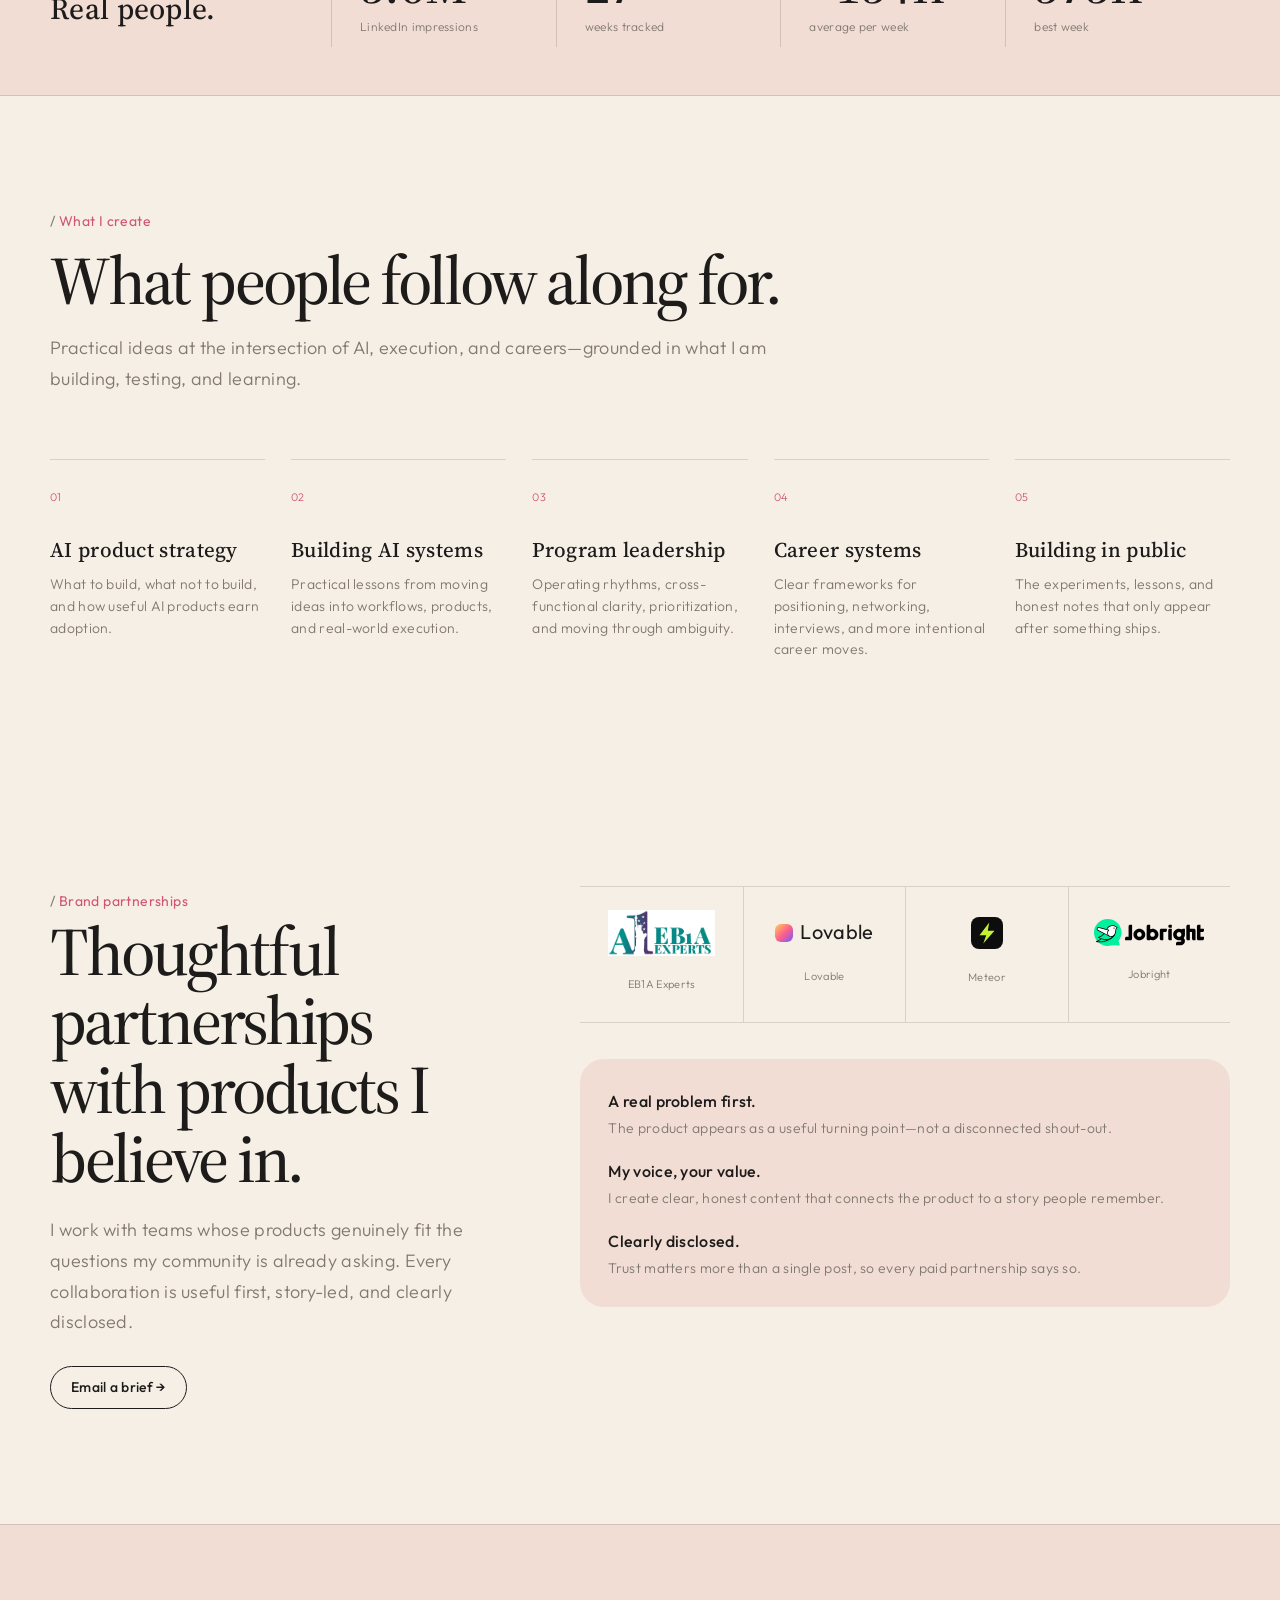
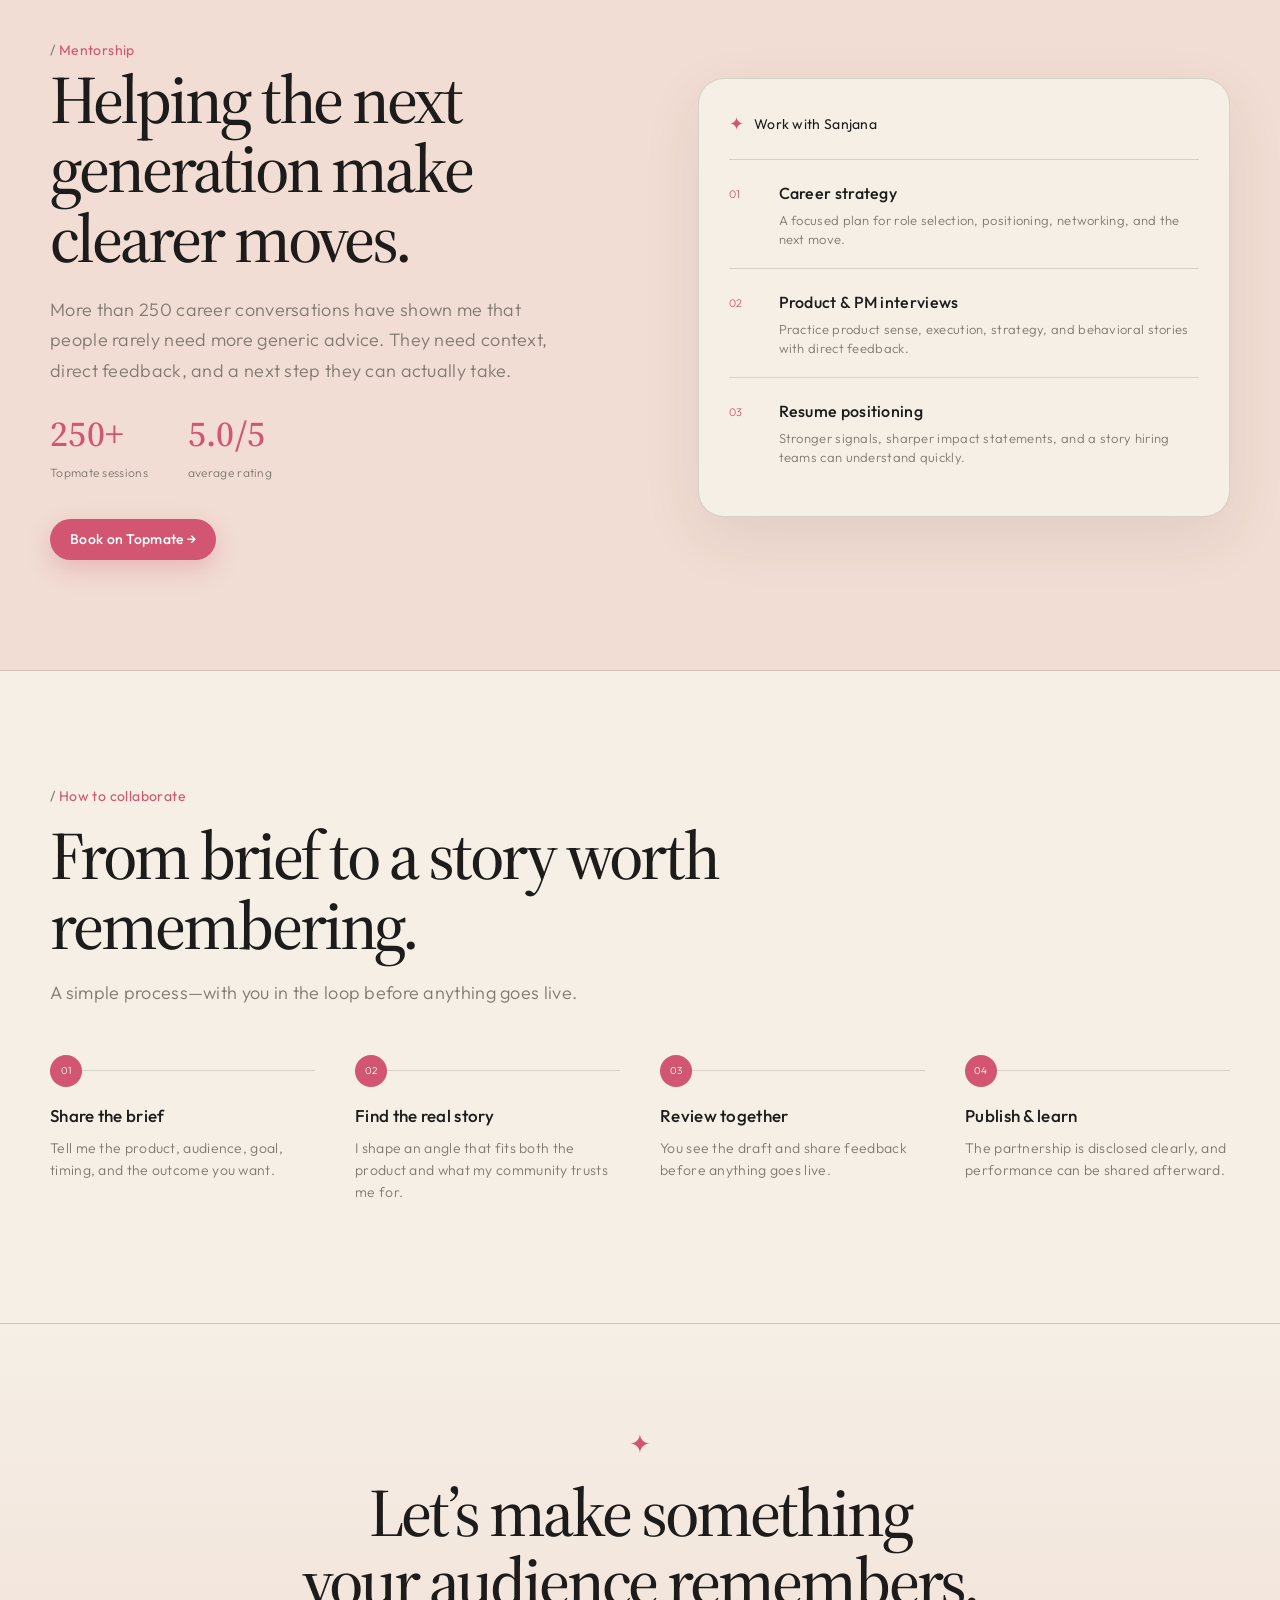
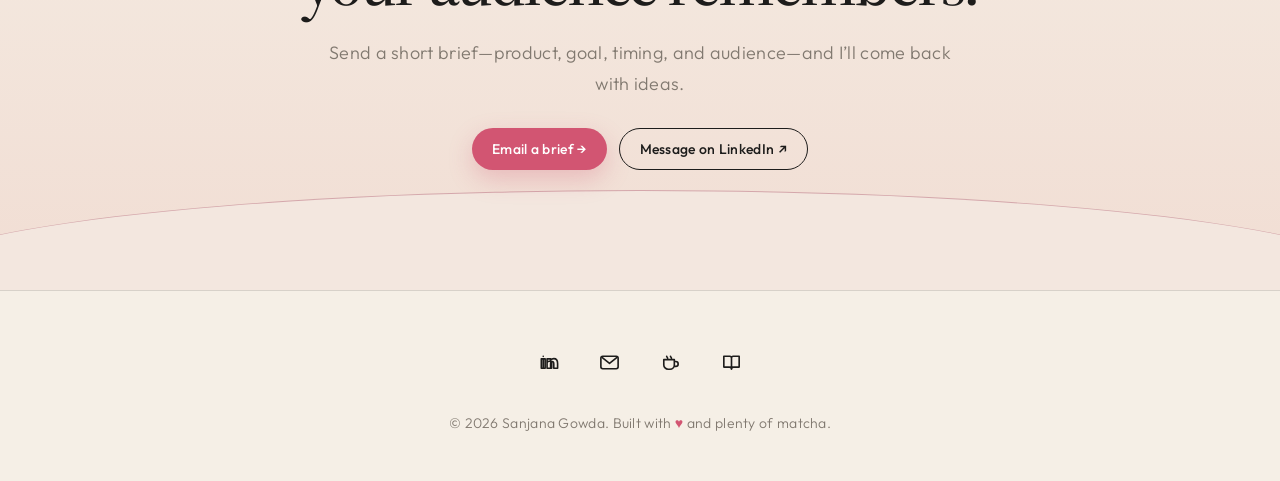
<file: creator/index.html>
<!DOCTYPE html><html lang="en"><head><meta charset="UTF-8"><title>Creator — Sanjana Gowda | AI Product &amp; Operations</title><meta name="description" content="Sanjana Gowda builds AI products and operations systems, writes AI Product Strategy, and mentors the next generation of product leaders."><meta name="viewport" content="width=device-width, initial-scale=1.0"><link rel="canonical" href="https://sanjana1311.github.io/creator/"><link rel="icon" type="image/png" href="/favicon.png"><meta property="og:type" content="website"><meta property="og:title" content="Creator — Sanjana Gowda | AI Product &amp; Operations"><meta property="og:description" content="Sanjana Gowda builds AI products and operations systems, writes AI Product Strategy, and mentors the next generation of product leaders."><meta property="og:url" content="https://sanjana1311.github.io/creator/"><meta property="og:image" content="https://sanjana1311.github.io/og.image.png"><meta property="og:image:width" content="1200"><meta property="og:image:height" content="630"><meta property="og:image:alt" content="Sanjana Gowda — AI product builder, writer, creator, and mentor"><meta name="twitter:card" content="summary_large_image"><meta name="twitter:title" content="Creator — Sanjana Gowda | AI Product &amp; Operations"><meta name="twitter:description" content="Sanjana Gowda builds AI products and operations systems, writes AI Product Strategy, and mentors the next generation of product leaders."><meta name="twitter:image" content="https://sanjana1311.github.io/og.image.png"><link rel="preconnect" href="https://fonts.googleapis.com"><link rel="preconnect" href="https://fonts.gstatic.com" crossorigin="anonymous"><link href="https://fonts.googleapis.com/css2?family=Outfit:wght@300;400;500;600&family=Source+Serif+4:opsz,wght@8..60,400;8..60,500;8..60,600&display=swap" rel="stylesheet"><link rel="stylesheet" href="/_astro/footer.P0p74Hli.css"><link rel="stylesheet" href="/_astro/creator.A7ousEjt.css"></head><body><header data-astro-cid-jbsoqdrt><nav class="page-shell" aria-label="Main navigation" data-astro-cid-jbsoqdrt><a class="mark" href="/" data-astro-cid-jbsoqdrt>Sanjana Gowda</a><div data-astro-cid-jbsoqdrt><a href="/" data-astro-cid-jbsoqdrt>Home</a><a href="/work" data-astro-cid-jbsoqdrt>Work</a><a href="/projects" data-astro-cid-jbsoqdrt>Projects</a><a href="/creator" data-astro-cid-jbsoqdrt>Creator</a><a href="/contact" data-astro-cid-jbsoqdrt>Contact</a></div><button class="theme-toggle" type="button" aria-label="Switch to night mode" aria-pressed="false" data-astro-cid-jbsoqdrt><span aria-hidden="true" data-astro-cid-jbsoqdrt>☾</span></button><a class="hello" href="/contact" data-astro-cid-jbsoqdrt>Let’s talk ↗</a></nav></header><script type="module">var e=document.querySelector(`.theme-toggle`),t=document.documentElement,n=`sanjana-theme-v2`,r=localStorage.getItem(n)??`light`,i=n=>{t.dataset.theme=n;let r=n===`dark`;e?.setAttribute(`aria-pressed`,String(r)),e?.setAttribute(`aria-label`,r?`Switch to day mode`:`Switch to night mode`),e&&(e.querySelector(`span`).textContent=r?`☀`:`☾`)};i(r),e?.addEventListener(`click`,()=>{let e=t.dataset.theme===`dark`?`light`:`dark`;localStorage.setItem(n,e),i(e)});</script><main data-astro-cid-3ixcsd6v><header class="creator-hero" data-astro-cid-3ixcsd6v><div class="page-shell hero-grid" data-astro-cid-3ixcsd6v><div class="hero-copy" data-astro-cid-3ixcsd6v><p class="hero-role" data-astro-cid-3ixcsd6v>CREATOR · WRITER · SPEAKER · MENTOR</p><h1 data-astro-cid-3ixcsd6v>Partner with<br data-astro-cid-3ixcsd6v>Sanjana.</h1><p class="hero-lead" data-astro-cid-3ixcsd6v>I turn practical lessons from AI, product, programs, and careers into stories that help ambitious people move forward.</p><div class="hero-actions" data-astro-cid-3ixcsd6v><a class="button button-primary" href="mailto:hrsanjana26@gmail.com?subject=Creator%20partnership" data-astro-cid-3ixcsd6v>Start a partnership <span aria-hidden="true" data-astro-cid-3ixcsd6v>→</span></a><a class="text-link" href="https://www.linkedin.com/in/sanjana-gowda-072519245/" target="_blank" rel="noopener noreferrer" data-astro-cid-3ixcsd6v>Follow on LinkedIn ↗</a></div></div><div class="hero-art" aria-label="Sanjana's creator ecosystem" data-astro-cid-3ixcsd6v><div class="orbit orbit-one" data-astro-cid-3ixcsd6v></div><div class="orbit orbit-two" data-astro-cid-3ixcsd6v></div><span class="spark spark-one" data-astro-cid-3ixcsd6v>✦</span><span class="spark spark-two" data-astro-cid-3ixcsd6v>✧</span><div class="hero-note note-one" data-astro-cid-3ixcsd6v>Ideas<br data-astro-cid-3ixcsd6v>People<br data-astro-cid-3ixcsd6v><em data-astro-cid-3ixcsd6v>Progress</em></div><div class="hero-note note-two" data-astro-cid-3ixcsd6v>Build<br data-astro-cid-3ixcsd6v>Share<br data-astro-cid-3ixcsd6v><em data-astro-cid-3ixcsd6v>Help</em></div><figure class="portrait-frame" data-astro-cid-3ixcsd6v><img src="/sanjana-creator-portrait.jpeg" alt="Sanjana outdoors with flowers and matcha" data-astro-cid-3ixcsd6v><figcaption data-astro-cid-3ixcsd6v>currently creating in California</figcaption></figure><div class="editorial-card" data-astro-cid-3ixcsd6v><small data-astro-cid-3ixcsd6v>CREATOR BRIEF · 2026</small><strong data-astro-cid-3ixcsd6v>3.6M</strong><span data-astro-cid-3ixcsd6v>LinkedIn impressions<br data-astro-cid-3ixcsd6v>across 27 weeks</span></div></div></div></header><nav class="creator-nav" aria-label="Creator page sections" data-astro-cid-3ixcsd6v><div class="page-shell" data-astro-cid-3ixcsd6v><a href="#content" data-astro-cid-3ixcsd6v><span data-astro-cid-3ixcsd6v>01</span>Content & reach</a><a href="#partnerships" data-astro-cid-3ixcsd6v><span data-astro-cid-3ixcsd6v>02</span>Partnerships</a><a href="#mentorship" data-astro-cid-3ixcsd6v><span data-astro-cid-3ixcsd6v>03</span>Mentorship</a></div></nav><section class="credibility page-shell" aria-labelledby="credibility-title" data-astro-cid-3ixcsd6v><div data-astro-cid-3ixcsd6v><h2 id="credibility-title" data-astro-cid-3ixcsd6v>Operator credibility, a builder’s perspective, and a community that trusts her.</h2><p data-astro-cid-3ixcsd6v>I write from experience—as a Technical Program Manager at Tesla, an AI product strategy writer, a speaker and hackathon judge, and a mentor to early-career professionals. The work is practical because it begins with real systems, real decisions, and real people.</p></div><div class="proof-list" data-astro-cid-3ixcsd6v><article data-astro-cid-3ixcsd6v><span data-astro-cid-3ixcsd6v>01</span><div data-astro-cid-3ixcsd6v><h3 data-astro-cid-3ixcsd6v>Technical Program Manager at Tesla</h3><p data-astro-cid-3ixcsd6v>Building operating systems that move complex product and operations work from ambiguity to action.</p></div></article><article data-astro-cid-3ixcsd6v><span data-astro-cid-3ixcsd6v>02</span><div data-astro-cid-3ixcsd6v><h3 data-astro-cid-3ixcsd6v>AI product strategy writer</h3><p data-astro-cid-3ixcsd6v>Making complex product judgment, adoption, and execution useful to builders and operators.</p></div></article><article data-astro-cid-3ixcsd6v><span data-astro-cid-3ixcsd6v>03</span><div data-astro-cid-3ixcsd6v><h3 data-astro-cid-3ixcsd6v>Speaker & hackathon judge</h3><p data-astro-cid-3ixcsd6v>Contributing an operator’s lens to conversations and emerging agentic-AI products.</p></div></article><article data-astro-cid-3ixcsd6v><span data-astro-cid-3ixcsd6v>04</span><div data-astro-cid-3ixcsd6v><h3 data-astro-cid-3ixcsd6v>Topmate mentor</h3><p data-astro-cid-3ixcsd6v>Helping people navigate product, programs, job searches, and clearer career decisions.</p></div></article></div></section><section class="reach-strip" aria-label="Creator reach" data-astro-cid-3ixcsd6v><div class="page-shell reach-grid" data-astro-cid-3ixcsd6v><div class="reach-intro" data-astro-cid-3ixcsd6v><span data-astro-cid-3ixcsd6v>REAL REACH</span><strong data-astro-cid-3ixcsd6v>Real people.</strong></div><div data-astro-cid-3ixcsd6v><strong data-astro-cid-3ixcsd6v>3.6M</strong><span data-astro-cid-3ixcsd6v>LinkedIn impressions</span></div><div data-astro-cid-3ixcsd6v><strong data-astro-cid-3ixcsd6v>27</strong><span data-astro-cid-3ixcsd6v>weeks tracked</span></div><div data-astro-cid-3ixcsd6v><strong data-astro-cid-3ixcsd6v>~134K</strong><span data-astro-cid-3ixcsd6v>average per week</span></div><div data-astro-cid-3ixcsd6v><strong data-astro-cid-3ixcsd6v>373K</strong><span data-astro-cid-3ixcsd6v>best week</span></div></div></section><section id="content" class="content-section page-shell" data-astro-cid-3ixcsd6v><div class="section-heading" data-astro-cid-3ixcsd6v><p class="kicker" data-astro-cid-3ixcsd6v>What I create</p><h2 data-astro-cid-3ixcsd6v>What people follow along for.</h2><p data-astro-cid-3ixcsd6v>Practical ideas at the intersection of AI, execution, and careers—grounded in what I am building, testing, and learning.</p></div><div class="pillar-row" data-astro-cid-3ixcsd6v><article data-astro-cid-3ixcsd6v><span data-astro-cid-3ixcsd6v>01</span><h3 data-astro-cid-3ixcsd6v>AI product strategy</h3><p data-astro-cid-3ixcsd6v>What to build, what not to build, and how useful AI products earn adoption.</p></article><article data-astro-cid-3ixcsd6v><span data-astro-cid-3ixcsd6v>02</span><h3 data-astro-cid-3ixcsd6v>Building AI systems</h3><p data-astro-cid-3ixcsd6v>Practical lessons from moving ideas into workflows, products, and real-world execution.</p></article><article data-astro-cid-3ixcsd6v><span data-astro-cid-3ixcsd6v>03</span><h3 data-astro-cid-3ixcsd6v>Program leadership</h3><p data-astro-cid-3ixcsd6v>Operating rhythms, cross-functional clarity, prioritization, and moving through ambiguity.</p></article><article data-astro-cid-3ixcsd6v><span data-astro-cid-3ixcsd6v>04</span><h3 data-astro-cid-3ixcsd6v>Career systems</h3><p data-astro-cid-3ixcsd6v>Clear frameworks for positioning, networking, interviews, and more intentional career moves.</p></article><article data-astro-cid-3ixcsd6v><span data-astro-cid-3ixcsd6v>05</span><h3 data-astro-cid-3ixcsd6v>Building in public</h3><p data-astro-cid-3ixcsd6v>The experiments, lessons, and honest notes that only appear after something ships.</p></article></div></section><section id="partnerships" class="partnerships page-shell" data-astro-cid-3ixcsd6v><div class="partner-copy" data-astro-cid-3ixcsd6v><p class="kicker" data-astro-cid-3ixcsd6v>Brand partnerships</p><h2 data-astro-cid-3ixcsd6v>Thoughtful partnerships with products I believe in.</h2><p data-astro-cid-3ixcsd6v>I work with teams whose products genuinely fit the questions my community is already asking. Every collaboration is useful first, story-led, and clearly disclosed.</p><a class="button button-outline" href="mailto:hrsanjana26@gmail.com?subject=Creator%20partnership" data-astro-cid-3ixcsd6v>Email a brief →</a></div><div class="partner-side" data-astro-cid-3ixcsd6v><div class="brand-rail" data-astro-cid-3ixcsd6v><a href="https://eb1aexperts.com/tech-immigration?utm_source=expert_jugal&amp;utm_medium=creator&amp;utm_campaign=eb1a" target="_blank" rel="noopener noreferrer" aria-label="Visit EB1A Experts" data-astro-cid-3ixcsd6v><img src="/images/partners/eb1a-experts.png" alt="EB1A Experts logo" data-astro-cid-3ixcsd6v><span data-astro-cid-3ixcsd6v>EB1A Experts</span></a><a href="https://www.linkedin.com/company/lovable-dev/" target="_blank" rel="noopener noreferrer" aria-label="Visit Lovable" data-astro-cid-3ixcsd6v><strong class="lovable-mark" data-astro-cid-3ixcsd6v><i data-astro-cid-3ixcsd6v></i>Lovable</strong><span data-astro-cid-3ixcsd6v>Lovable</span></a><a href="https://usemeteor.ai/" target="_blank" rel="noopener noreferrer" aria-label="Visit Meteor" data-astro-cid-3ixcsd6v><img src="/images/partners/meteor.svg" alt="Meteor logo" data-astro-cid-3ixcsd6v><span data-astro-cid-3ixcsd6v>Meteor</span></a><a href="https://jobright.ai/" target="_blank" rel="noopener noreferrer" aria-label="Visit Jobright" data-astro-cid-3ixcsd6v><img src="/images/partners/jobright.svg" alt="Jobright logo" data-astro-cid-3ixcsd6v><span data-astro-cid-3ixcsd6v>Jobright</span></a></div><div class="partnership-principles" data-astro-cid-3ixcsd6v><h3 data-astro-cid-3ixcsd6v>A real problem first.</h3><p data-astro-cid-3ixcsd6v>The product appears as a useful turning point—not a disconnected shout-out.</p><h3 data-astro-cid-3ixcsd6v>My voice, your value.</h3><p data-astro-cid-3ixcsd6v>I create clear, honest content that connects the product to a story people remember.</p><h3 data-astro-cid-3ixcsd6v>Clearly disclosed.</h3><p data-astro-cid-3ixcsd6v>Trust matters more than a single post, so every paid partnership says so.</p></div></div></section><section id="mentorship" class="mentorship" data-astro-cid-3ixcsd6v><div class="page-shell mentorship-grid" data-astro-cid-3ixcsd6v><div data-astro-cid-3ixcsd6v><p class="kicker" data-astro-cid-3ixcsd6v>Mentorship</p><h2 data-astro-cid-3ixcsd6v>Helping the next generation make clearer moves.</h2><p data-astro-cid-3ixcsd6v>More than 250 career conversations have shown me that people rarely need more generic advice. They need context, direct feedback, and a next step they can actually take.</p><div class="mentor-stats" data-astro-cid-3ixcsd6v><div data-astro-cid-3ixcsd6v><strong data-astro-cid-3ixcsd6v>250+</strong><span data-astro-cid-3ixcsd6v>Topmate sessions</span></div><div data-astro-cid-3ixcsd6v><strong data-astro-cid-3ixcsd6v>5.0/5</strong><span data-astro-cid-3ixcsd6v>average rating</span></div></div><a class="button button-primary" href="https://topmate.io/sanjana_ravikumar" target="_blank" rel="noopener noreferrer" data-astro-cid-3ixcsd6v>Book on Topmate →</a></div><div class="service-sheet" data-astro-cid-3ixcsd6v><div class="sheet-title" data-astro-cid-3ixcsd6v><span data-astro-cid-3ixcsd6v>✦</span><strong data-astro-cid-3ixcsd6v>Work with Sanjana</strong></div><article data-astro-cid-3ixcsd6v><span data-astro-cid-3ixcsd6v>01</span><div data-astro-cid-3ixcsd6v><h3 data-astro-cid-3ixcsd6v>Career strategy</h3><p data-astro-cid-3ixcsd6v>A focused plan for role selection, positioning, networking, and the next move.</p></div></article><article data-astro-cid-3ixcsd6v><span data-astro-cid-3ixcsd6v>02</span><div data-astro-cid-3ixcsd6v><h3 data-astro-cid-3ixcsd6v>Product &amp; PM interviews</h3><p data-astro-cid-3ixcsd6v>Practice product sense, execution, strategy, and behavioral stories with direct feedback.</p></div></article><article data-astro-cid-3ixcsd6v><span data-astro-cid-3ixcsd6v>03</span><div data-astro-cid-3ixcsd6v><h3 data-astro-cid-3ixcsd6v>Resume positioning</h3><p data-astro-cid-3ixcsd6v>Stronger signals, sharper impact statements, and a story hiring teams can understand quickly.</p></div></article></div></div></section><section class="process page-shell" data-astro-cid-3ixcsd6v><div class="section-heading" data-astro-cid-3ixcsd6v><p class="kicker" data-astro-cid-3ixcsd6v>How to collaborate</p><h2 data-astro-cid-3ixcsd6v>From brief to a story worth remembering.</h2><p data-astro-cid-3ixcsd6v>A simple process—with you in the loop before anything goes live.</p></div><ol data-astro-cid-3ixcsd6v><li data-astro-cid-3ixcsd6v><span data-astro-cid-3ixcsd6v>01</span><h3 data-astro-cid-3ixcsd6v>Share the brief</h3><p data-astro-cid-3ixcsd6v>Tell me the product, audience, goal, timing, and the outcome you want.</p></li><li data-astro-cid-3ixcsd6v><span data-astro-cid-3ixcsd6v>02</span><h3 data-astro-cid-3ixcsd6v>Find the real story</h3><p data-astro-cid-3ixcsd6v>I shape an angle that fits both the product and what my community trusts me for.</p></li><li data-astro-cid-3ixcsd6v><span data-astro-cid-3ixcsd6v>03</span><h3 data-astro-cid-3ixcsd6v>Review together</h3><p data-astro-cid-3ixcsd6v>You see the draft and share feedback before anything goes live.</p></li><li data-astro-cid-3ixcsd6v><span data-astro-cid-3ixcsd6v>04</span><h3 data-astro-cid-3ixcsd6v>Publish &amp; learn</h3><p data-astro-cid-3ixcsd6v>The partnership is disclosed clearly, and performance can be shared afterward.</p></li></ol></section><section class="closing" data-astro-cid-3ixcsd6v><div class="page-shell" data-astro-cid-3ixcsd6v><span class="closing-spark" data-astro-cid-3ixcsd6v>✦</span><h2 data-astro-cid-3ixcsd6v>Let’s make something<br data-astro-cid-3ixcsd6v>your audience remembers.</h2><p data-astro-cid-3ixcsd6v>Send a short brief—product, goal, timing, and audience—and I’ll come back with ideas.</p><div data-astro-cid-3ixcsd6v><a class="button button-primary" href="mailto:hrsanjana26@gmail.com?subject=Creator%20partnership" data-astro-cid-3ixcsd6v>Email a brief →</a><a class="button button-outline" href="https://www.linkedin.com/in/sanjana-gowda-072519245/" target="_blank" rel="noopener noreferrer" data-astro-cid-3ixcsd6v>Message on LinkedIn ↗</a></div></div></section></main><footer data-astro-cid-ddhozxeg><div class="page-shell footer-inner" data-astro-cid-ddhozxeg><nav aria-label="Social links" data-astro-cid-ddhozxeg><a href="https://www.linkedin.com/in/sanjana-gowda-072519245/" target="_blank" rel="noopener noreferrer" aria-label="LinkedIn" data-astro-cid-ddhozxeg><svg viewBox="0 0 24 24" aria-hidden="true" data-astro-cid-ddhozxeg><path d="M6.5 8.2V18M6.5 5.5v.1M10.5 18v-5.5c0-2.2 4.8-2.9 4.8.5v5M4.5 8.2h4v9.8h-4zM10.5 8.2h3.7v1.6c.8-1.2 2-1.9 3.4-1.9 2.7 0 3.9 1.8 3.9 5.1v5h-4v-4.4c0-1.6-.4-2.6-1.7-2.6-1.4 0-1.6 1.2-1.6 2.6V18h-3.7z" data-astro-cid-ddhozxeg></path></svg></a><a href="mailto:hrsanjana26@gmail.com" aria-label="Email Sanjana" data-astro-cid-ddhozxeg><svg viewBox="0 0 24 24" aria-hidden="true" data-astro-cid-ddhozxeg><rect x="3" y="5.5" width="18" height="13" rx="2" data-astro-cid-ddhozxeg></rect><path d="m4.5 7 7.5 6 7.5-6" data-astro-cid-ddhozxeg></path></svg></a><a href="https://topmate.io/sanjana_ravikumar" target="_blank" rel="noopener noreferrer" aria-label="Book a coffee chat on Topmate" data-astro-cid-ddhozxeg><svg viewBox="0 0 24 24" aria-hidden="true" data-astro-cid-ddhozxeg><path d="M5 9h11v5.5A4.5 4.5 0 0 1 11.5 19h-2A4.5 4.5 0 0 1 5 14.5zM16 11h1.5a2.5 2.5 0 0 1 0 5H16M8 5.5c0 1 1 1 1 2M12 5.5c0 1 1 1 1 2" data-astro-cid-ddhozxeg></path></svg></a><a href="https://www.linkedin.com/newsletters/ai-product-strategy-7381861466196549632/" target="_blank" rel="noopener noreferrer" aria-label="Read AI Product Strategy" data-astro-cid-ddhozxeg><svg viewBox="0 0 24 24" aria-hidden="true" data-astro-cid-ddhozxeg><path d="M4 5.5h6.2c1 0 1.8.8 1.8 1.8V19c0-1.2-1-2.2-2.2-2.2H4zM20 5.5h-6.2c-1 0-1.8.8-1.8 1.8V19c0-1.2 1-2.2 2.2-2.2H20z" data-astro-cid-ddhozxeg></path></svg></a></nav><p data-astro-cid-ddhozxeg>© 2026 Sanjana Gowda. Built with <span data-astro-cid-ddhozxeg>♥</span> and plenty of matcha.</p></div></footer></body></html><script type="module">var e=document.querySelector(`.game-trigger`),t=document.querySelector(`.trail-game`),n=document.querySelector(`.trail-stop`),r=document.querySelector(`[data-score]`),i=document.querySelector(`.game-win`),a=document.querySelector(`.trail-note`),o=document.querySelector(`[data-note]`),s=document.querySelector(`[data-next]`),c=[{path:`/`,key:`ai`,symbol:`AI`,label:`Curiosity`,note:`You found the idea that starts every build.`,next:`/work`},{path:`/work/`,key:`tesla`,symbol:`⚡`,label:`Tesla`,note:`You found the operator behind the ideas.`,next:`/projects`},{path:`/projects/`,key:`build`,symbol:`</>`,label:`Builder`,note:`You found the systems Sanjana keeps building.`,next:`/creator`},{path:`/creator/`,key:`voice`,symbol:`Aa`,label:`Voice`,note:`You found the stories, lessons, and mentorship.`,next:`/contact`},{path:`/contact/`,key:`people`,symbol:`♥`,label:`People`,note:`You found what all the work is really about.`,next:`/`}],l=e=>e===`/`?`/`:`${e.replace(/\/$/,``)}/`,u=c.find(e=>e.path===l(window.location.pathname)),d=()=>JSON.parse(localStorage.getItem(`sanjana-trail`)??`[]`),f=e=>localStorage.setItem(`sanjana-trail`,JSON.stringify(e)),p=()=>{if(!n||!r||!i||!a||!o||!s||!u)return;let e=d();if(r.textContent=String(e.length),n.replaceChildren(),a.hidden=!0,i.hidden=e.length!==c.length,e.length===c.length)return;if(e.includes(u.key)){o.textContent=`This stop is complete. The trail continues on the next page.`,s.href=u.next,a.hidden=!1;return}let t=document.createElement(`button`);t.type=`button`,t.className=`trail-token`,t.setAttribute(`aria-label`,`Collect ${u.label}`),t.innerHTML=`<b>${u.symbol}</b><small>${u.label}</small>`,t.addEventListener(`click`,()=>{t.classList.add(`is-found`);let e=[...d(),u.key];f(e),r.textContent=String(e.length),window.setTimeout(()=>{e.length===c.length?i.hidden=!1:(o.textContent=u.note,s.href=u.next,a.hidden=!1)},350)},{once:!0}),n.append(t)},m=()=>{!t||!e||(t.hidden=!0,localStorage.removeItem(`sanjana-trail-active`),e.setAttribute(`aria-expanded`,`false`),e.textContent=`Start Sanjana’s trail ↗`)},h=()=>{!t||!e||(localStorage.setItem(`sanjana-trail-active`,`true`),t.hidden=!1,e.setAttribute(`aria-expanded`,`true`),e.textContent=`Pause trail`,p())};e?.addEventListener(`click`,()=>t?.hidden?h():m()),document.querySelector(`[data-close]`)?.addEventListener(`click`,m),document.querySelector(`[data-dismiss]`)?.addEventListener(`click`,m),localStorage.getItem(`sanjana-trail-active`)===`true`&&h();</script>
</file>
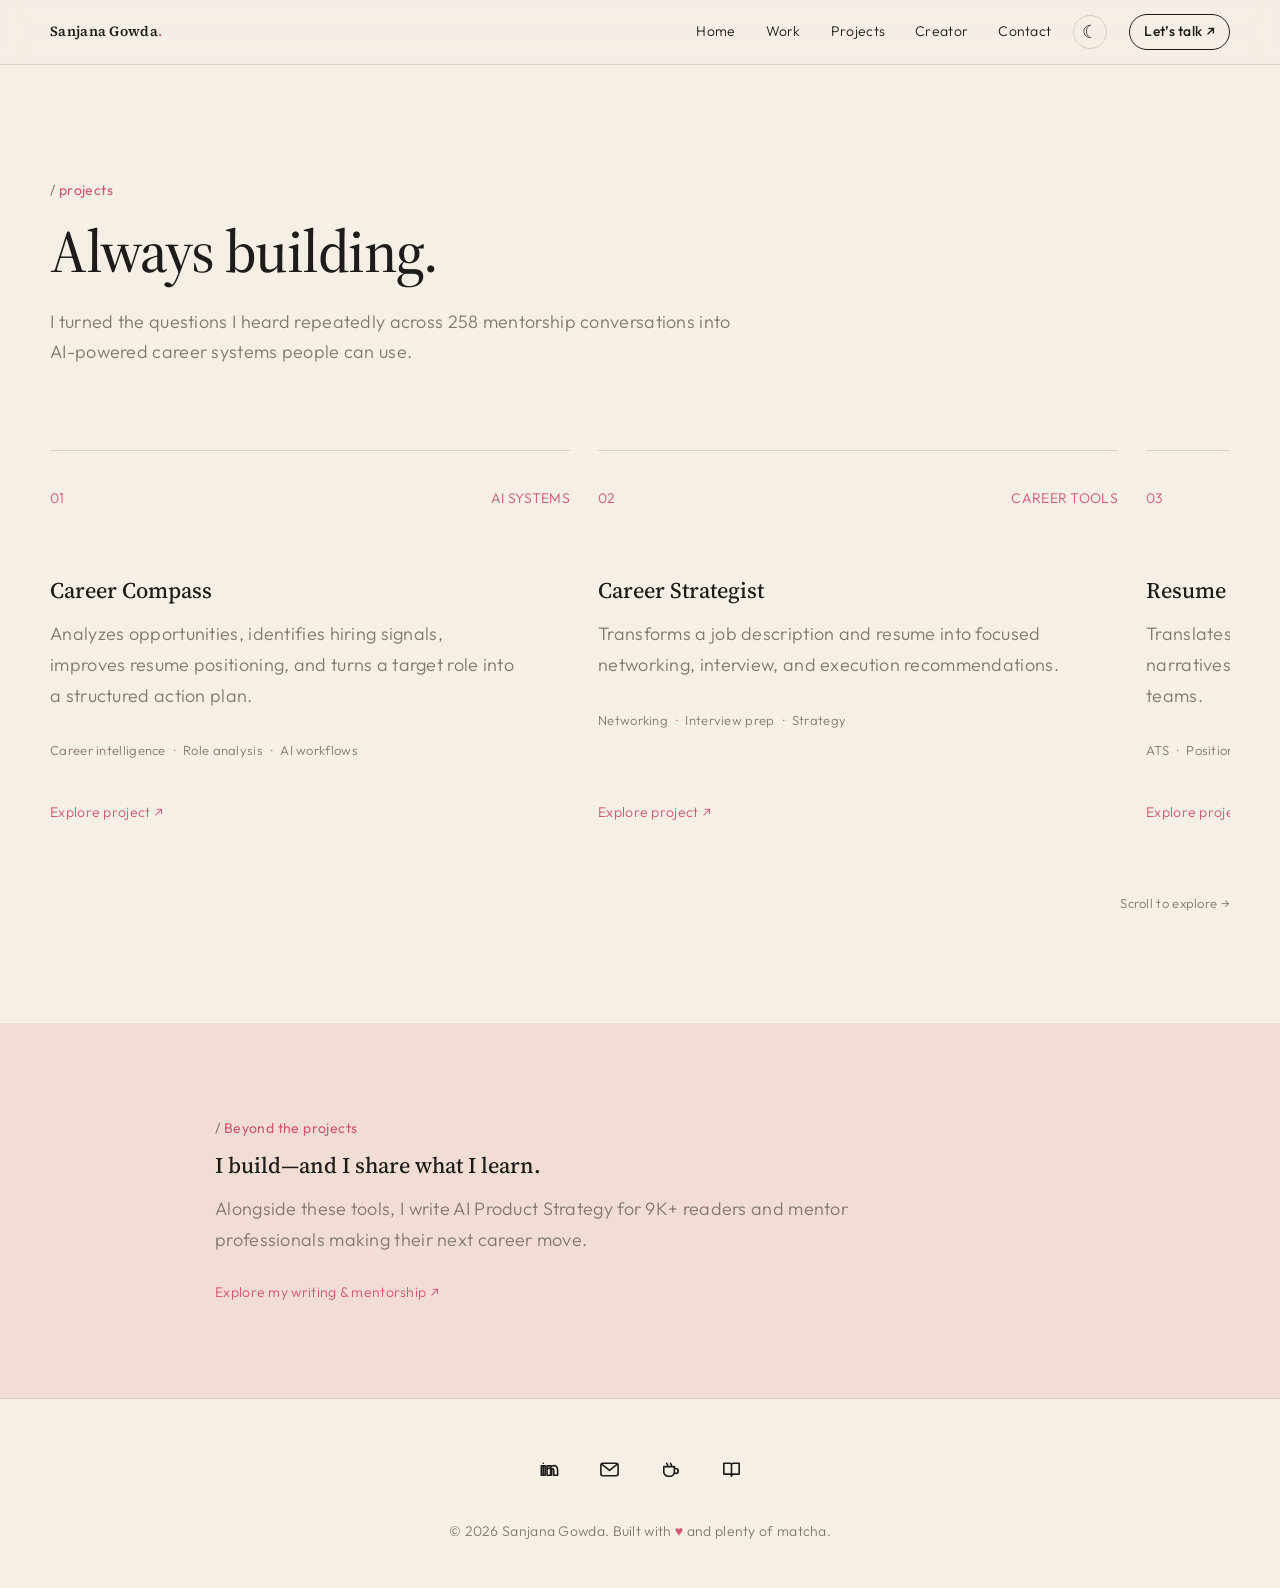
<file: projects/index.html>
<!DOCTYPE html><html lang="en"><head><meta charset="UTF-8"><title>Projects — Sanjana Gowda | AI Product &amp; Operations</title><meta name="description" content="Sanjana Gowda builds AI products and operations systems, writes AI Product Strategy, and mentors the next generation of product leaders."><meta name="viewport" content="width=device-width, initial-scale=1.0"><link rel="canonical" href="https://sanjana1311.github.io/projects/"><link rel="icon" type="image/png" href="/favicon.png"><meta property="og:type" content="website"><meta property="og:title" content="Projects — Sanjana Gowda | AI Product &amp; Operations"><meta property="og:description" content="Sanjana Gowda builds AI products and operations systems, writes AI Product Strategy, and mentors the next generation of product leaders."><meta property="og:url" content="https://sanjana1311.github.io/projects/"><meta property="og:image" content="https://sanjana1311.github.io/og.image.png"><meta property="og:image:width" content="1200"><meta property="og:image:height" content="630"><meta property="og:image:alt" content="Sanjana Gowda — AI product builder, writer, creator, and mentor"><meta name="twitter:card" content="summary_large_image"><meta name="twitter:title" content="Projects — Sanjana Gowda | AI Product &amp; Operations"><meta name="twitter:description" content="Sanjana Gowda builds AI products and operations systems, writes AI Product Strategy, and mentors the next generation of product leaders."><meta name="twitter:image" content="https://sanjana1311.github.io/og.image.png"><link rel="preconnect" href="https://fonts.googleapis.com"><link rel="preconnect" href="https://fonts.gstatic.com" crossorigin="anonymous"><link href="https://fonts.googleapis.com/css2?family=Outfit:wght@300;400;500;600&family=Source+Serif+4:opsz,wght@8..60,400;8..60,500;8..60,600&display=swap" rel="stylesheet"><link rel="stylesheet" href="/_astro/footer.P0p74Hli.css"><style>.page-hero[data-astro-cid-3rkrlumz]{padding:110px 0 70px}.page-hero[data-astro-cid-3rkrlumz] h1[data-astro-cid-3rkrlumz]{margin:8px 0 18px}.page-hero[data-astro-cid-3rkrlumz]>p[data-astro-cid-3rkrlumz]:last-child{max-width:700px;color:var(--muted)}.projects[data-astro-cid-3rkrlumz]{padding-bottom:105px}.project-rail[data-astro-cid-3rkrlumz]{scroll-snap-type:x mandatory;scrollbar-width:thin;grid-auto-columns:min(520px,82vw);grid-auto-flow:column;gap:28px;padding:12px 0 28px;display:grid;overflow-x:auto}.project-rail[data-astro-cid-3rkrlumz] article[data-astro-cid-3rkrlumz]{scroll-snap-align:start;border-top:1px solid var(--line);flex-direction:column;min-height:410px;padding:32px 0;display:flex}.project-top[data-astro-cid-3rkrlumz]{justify-content:space-between;display:flex}.project-top[data-astro-cid-3rkrlumz] span[data-astro-cid-3rkrlumz],.project-top[data-astro-cid-3rkrlumz] small[data-astro-cid-3rkrlumz]{color:var(--orange);font-size:14px}.project-rail[data-astro-cid-3rkrlumz] h2[data-astro-cid-3rkrlumz]{margin-top:64px}.project-rail[data-astro-cid-3rkrlumz]>article[data-astro-cid-3rkrlumz]>p[data-astro-cid-3rkrlumz]{max-width:470px;color:var(--muted);margin-top:14px}.project-rail[data-astro-cid-3rkrlumz] ul[data-astro-cid-3rkrlumz]{flex-wrap:wrap;gap:8px;margin-top:24px;list-style:none;display:flex}.project-rail[data-astro-cid-3rkrlumz] li[data-astro-cid-3rkrlumz]{color:var(--muted);font-size:13px}.project-rail[data-astro-cid-3rkrlumz] li[data-astro-cid-3rkrlumz]+li[data-astro-cid-3rkrlumz]:before{content:"·";color:var(--orange);margin-right:8px}.project-rail[data-astro-cid-3rkrlumz] a[data-astro-cid-3rkrlumz]{color:var(--orange);margin-top:auto;font-size:14px}.hint[data-astro-cid-3rkrlumz]{text-align:right;color:var(--muted);font-size:13px}.creator-work[data-astro-cid-3rkrlumz]{background:var(--blush);padding:90px 0}.creator-work[data-astro-cid-3rkrlumz]>div[data-astro-cid-3rkrlumz]{max-width:850px}.creator-work[data-astro-cid-3rkrlumz] h2[data-astro-cid-3rkrlumz]{margin:8px 0 14px}.creator-work[data-astro-cid-3rkrlumz]>div[data-astro-cid-3rkrlumz]>p[data-astro-cid-3rkrlumz]:last-of-type{max-width:680px;color:var(--muted)}.creator-work[data-astro-cid-3rkrlumz] a[data-astro-cid-3rkrlumz]{color:var(--orange);margin-top:22px;font-size:14px;display:inline-block}
</style></head><body><header data-astro-cid-jbsoqdrt><nav class="page-shell" aria-label="Main navigation" data-astro-cid-jbsoqdrt><a class="mark" href="/" data-astro-cid-jbsoqdrt>Sanjana Gowda</a><div data-astro-cid-jbsoqdrt><a href="/" data-astro-cid-jbsoqdrt>Home</a><a href="/work" data-astro-cid-jbsoqdrt>Work</a><a href="/projects" data-astro-cid-jbsoqdrt>Projects</a><a href="/creator" data-astro-cid-jbsoqdrt>Creator</a><a href="/contact" data-astro-cid-jbsoqdrt>Contact</a></div><button class="theme-toggle" type="button" aria-label="Switch to night mode" aria-pressed="false" data-astro-cid-jbsoqdrt><span aria-hidden="true" data-astro-cid-jbsoqdrt>☾</span></button><a class="hello" href="/contact" data-astro-cid-jbsoqdrt>Let’s talk ↗</a></nav></header><script type="module">var e=document.querySelector(`.theme-toggle`),t=document.documentElement,n=`sanjana-theme-v2`,r=localStorage.getItem(n)??`light`,i=n=>{t.dataset.theme=n;let r=n===`dark`;e?.setAttribute(`aria-pressed`,String(r)),e?.setAttribute(`aria-label`,r?`Switch to day mode`:`Switch to night mode`),e&&(e.querySelector(`span`).textContent=r?`☀`:`☾`)};i(r),e?.addEventListener(`click`,()=>{let e=t.dataset.theme===`dark`?`light`:`dark`;localStorage.setItem(n,e),i(e)});</script><main data-astro-cid-3rkrlumz><header class="page-shell page-hero" data-astro-cid-3rkrlumz><p class="kicker" data-astro-cid-3rkrlumz>projects</p><h1 data-astro-cid-3rkrlumz>Always building.</h1><p data-astro-cid-3rkrlumz>I turned the questions I heard repeatedly across 258 mentorship conversations into AI-powered career systems people can use.</p></header><section class="projects page-shell" data-astro-cid-3rkrlumz><div class="project-rail" data-astro-cid-3rkrlumz><article data-astro-cid-3rkrlumz><div class="project-top" data-astro-cid-3rkrlumz><span data-astro-cid-3rkrlumz>01</span><small data-astro-cid-3rkrlumz>AI SYSTEMS</small></div><h2 data-astro-cid-3rkrlumz>Career Compass</h2><p data-astro-cid-3rkrlumz>Analyzes opportunities, identifies hiring signals, improves resume positioning, and turns a target role into a structured action plan.</p><ul data-astro-cid-3rkrlumz><li data-astro-cid-3rkrlumz>Career intelligence</li><li data-astro-cid-3rkrlumz>Role analysis</li><li data-astro-cid-3rkrlumz>AI workflows</li></ul><a href="https://hire-translator.lovable.app" target="_blank" rel="noopener noreferrer" data-astro-cid-3rkrlumz>Explore project ↗</a></article><article data-astro-cid-3rkrlumz><div class="project-top" data-astro-cid-3rkrlumz><span data-astro-cid-3rkrlumz>02</span><small data-astro-cid-3rkrlumz>CAREER TOOLS</small></div><h2 data-astro-cid-3rkrlumz>Career Strategist</h2><p data-astro-cid-3rkrlumz>Transforms a job description and resume into focused networking, interview, and execution recommendations.</p><ul data-astro-cid-3rkrlumz><li data-astro-cid-3rkrlumz>Networking</li><li data-astro-cid-3rkrlumz>Interview prep</li><li data-astro-cid-3rkrlumz>Strategy</li></ul><a href="https://opal.google/app/13rkFWYBDoq3wQRLM122UVXCTwXXlBbgV" target="_blank" rel="noopener noreferrer" data-astro-cid-3rkrlumz>Explore project ↗</a></article><article data-astro-cid-3rkrlumz><div class="project-top" data-astro-cid-3rkrlumz><span data-astro-cid-3rkrlumz>03</span><small data-astro-cid-3rkrlumz>CAREER TOOLS</small></div><h2 data-astro-cid-3rkrlumz>Resume Strategist</h2><p data-astro-cid-3rkrlumz>Translates experience into clear, evidence-led narratives for both ATS systems and human hiring teams.</p><ul data-astro-cid-3rkrlumz><li data-astro-cid-3rkrlumz>ATS</li><li data-astro-cid-3rkrlumz>Positioning</li><li data-astro-cid-3rkrlumz>Storytelling</li></ul><a href="https://opal.google/app/1SMsYW24-tDMH41c6Zg0GPgfsMimWx27V" target="_blank" rel="noopener noreferrer" data-astro-cid-3rkrlumz>Explore project ↗</a></article><article data-astro-cid-3rkrlumz><div class="project-top" data-astro-cid-3rkrlumz><span data-astro-cid-3rkrlumz>04</span><small data-astro-cid-3rkrlumz>AI SYSTEMS</small></div><h2 data-astro-cid-3rkrlumz>Career Catalyst</h2><p data-astro-cid-3rkrlumz>Connects role fit, market positioning, resume strategy, and next actions in one guided workflow.</p><ul data-astro-cid-3rkrlumz><li data-astro-cid-3rkrlumz>Role fit</li><li data-astro-cid-3rkrlumz>Market signal</li><li data-astro-cid-3rkrlumz>Action plan</li></ul><a href="https://opal.google/app/1jMUOShMy1zn2AaAXoHtm6tnXR5n4JBvU" target="_blank" rel="noopener noreferrer" data-astro-cid-3rkrlumz>Explore project ↗</a></article></div><p class="hint" data-astro-cid-3rkrlumz>Scroll to explore →</p></section><section class="creator-work" data-astro-cid-3rkrlumz><div class="page-shell" data-astro-cid-3rkrlumz><p class="kicker" data-astro-cid-3rkrlumz>Beyond the projects</p><h2 data-astro-cid-3rkrlumz>I build—and I share what I learn.</h2><p data-astro-cid-3rkrlumz>Alongside these tools, I write AI Product Strategy for 9K+ readers and mentor professionals making their next career move.</p><a href="/creator" data-astro-cid-3rkrlumz>Explore my writing & mentorship ↗</a></div></section></main><footer data-astro-cid-ddhozxeg><div class="page-shell footer-inner" data-astro-cid-ddhozxeg><nav aria-label="Social links" data-astro-cid-ddhozxeg><a href="https://www.linkedin.com/in/sanjana-gowda-072519245/" target="_blank" rel="noopener noreferrer" aria-label="LinkedIn" data-astro-cid-ddhozxeg><svg viewBox="0 0 24 24" aria-hidden="true" data-astro-cid-ddhozxeg><path d="M6.5 8.2V18M6.5 5.5v.1M10.5 18v-5.5c0-2.2 4.8-2.9 4.8.5v5M4.5 8.2h4v9.8h-4zM10.5 8.2h3.7v1.6c.8-1.2 2-1.9 3.4-1.9 2.7 0 3.9 1.8 3.9 5.1v5h-4v-4.4c0-1.6-.4-2.6-1.7-2.6-1.4 0-1.6 1.2-1.6 2.6V18h-3.7z" data-astro-cid-ddhozxeg></path></svg></a><a href="mailto:hrsanjana26@gmail.com" aria-label="Email Sanjana" data-astro-cid-ddhozxeg><svg viewBox="0 0 24 24" aria-hidden="true" data-astro-cid-ddhozxeg><rect x="3" y="5.5" width="18" height="13" rx="2" data-astro-cid-ddhozxeg></rect><path d="m4.5 7 7.5 6 7.5-6" data-astro-cid-ddhozxeg></path></svg></a><a href="https://topmate.io/sanjana_ravikumar" target="_blank" rel="noopener noreferrer" aria-label="Book a coffee chat on Topmate" data-astro-cid-ddhozxeg><svg viewBox="0 0 24 24" aria-hidden="true" data-astro-cid-ddhozxeg><path d="M5 9h11v5.5A4.5 4.5 0 0 1 11.5 19h-2A4.5 4.5 0 0 1 5 14.5zM16 11h1.5a2.5 2.5 0 0 1 0 5H16M8 5.5c0 1 1 1 1 2M12 5.5c0 1 1 1 1 2" data-astro-cid-ddhozxeg></path></svg></a><a href="https://www.linkedin.com/newsletters/ai-product-strategy-7381861466196549632/" target="_blank" rel="noopener noreferrer" aria-label="Read AI Product Strategy" data-astro-cid-ddhozxeg><svg viewBox="0 0 24 24" aria-hidden="true" data-astro-cid-ddhozxeg><path d="M4 5.5h6.2c1 0 1.8.8 1.8 1.8V19c0-1.2-1-2.2-2.2-2.2H4zM20 5.5h-6.2c-1 0-1.8.8-1.8 1.8V19c0-1.2 1-2.2 2.2-2.2H20z" data-astro-cid-ddhozxeg></path></svg></a></nav><p data-astro-cid-ddhozxeg>© 2026 Sanjana Gowda. Built with <span data-astro-cid-ddhozxeg>♥</span> and plenty of matcha.</p></div></footer></body></html><script type="module">var e=document.querySelector(`.game-trigger`),t=document.querySelector(`.trail-game`),n=document.querySelector(`.trail-stop`),r=document.querySelector(`[data-score]`),i=document.querySelector(`.game-win`),a=document.querySelector(`.trail-note`),o=document.querySelector(`[data-note]`),s=document.querySelector(`[data-next]`),c=[{path:`/`,key:`ai`,symbol:`AI`,label:`Curiosity`,note:`You found the idea that starts every build.`,next:`/work`},{path:`/work/`,key:`tesla`,symbol:`⚡`,label:`Tesla`,note:`You found the operator behind the ideas.`,next:`/projects`},{path:`/projects/`,key:`build`,symbol:`</>`,label:`Builder`,note:`You found the systems Sanjana keeps building.`,next:`/creator`},{path:`/creator/`,key:`voice`,symbol:`Aa`,label:`Voice`,note:`You found the stories, lessons, and mentorship.`,next:`/contact`},{path:`/contact/`,key:`people`,symbol:`♥`,label:`People`,note:`You found what all the work is really about.`,next:`/`}],l=e=>e===`/`?`/`:`${e.replace(/\/$/,``)}/`,u=c.find(e=>e.path===l(window.location.pathname)),d=()=>JSON.parse(localStorage.getItem(`sanjana-trail`)??`[]`),f=e=>localStorage.setItem(`sanjana-trail`,JSON.stringify(e)),p=()=>{if(!n||!r||!i||!a||!o||!s||!u)return;let e=d();if(r.textContent=String(e.length),n.replaceChildren(),a.hidden=!0,i.hidden=e.length!==c.length,e.length===c.length)return;if(e.includes(u.key)){o.textContent=`This stop is complete. The trail continues on the next page.`,s.href=u.next,a.hidden=!1;return}let t=document.createElement(`button`);t.type=`button`,t.className=`trail-token`,t.setAttribute(`aria-label`,`Collect ${u.label}`),t.innerHTML=`<b>${u.symbol}</b><small>${u.label}</small>`,t.addEventListener(`click`,()=>{t.classList.add(`is-found`);let e=[...d(),u.key];f(e),r.textContent=String(e.length),window.setTimeout(()=>{e.length===c.length?i.hidden=!1:(o.textContent=u.note,s.href=u.next,a.hidden=!1)},350)},{once:!0}),n.append(t)},m=()=>{!t||!e||(t.hidden=!0,localStorage.removeItem(`sanjana-trail-active`),e.setAttribute(`aria-expanded`,`false`),e.textContent=`Start Sanjana’s trail ↗`)},h=()=>{!t||!e||(localStorage.setItem(`sanjana-trail-active`,`true`),t.hidden=!1,e.setAttribute(`aria-expanded`,`true`),e.textContent=`Pause trail`,p())};e?.addEventListener(`click`,()=>t?.hidden?h():m()),document.querySelector(`[data-close]`)?.addEventListener(`click`,m),document.querySelector(`[data-dismiss]`)?.addEventListener(`click`,m),localStorage.getItem(`sanjana-trail-active`)===`true`&&h();</script>
</file>
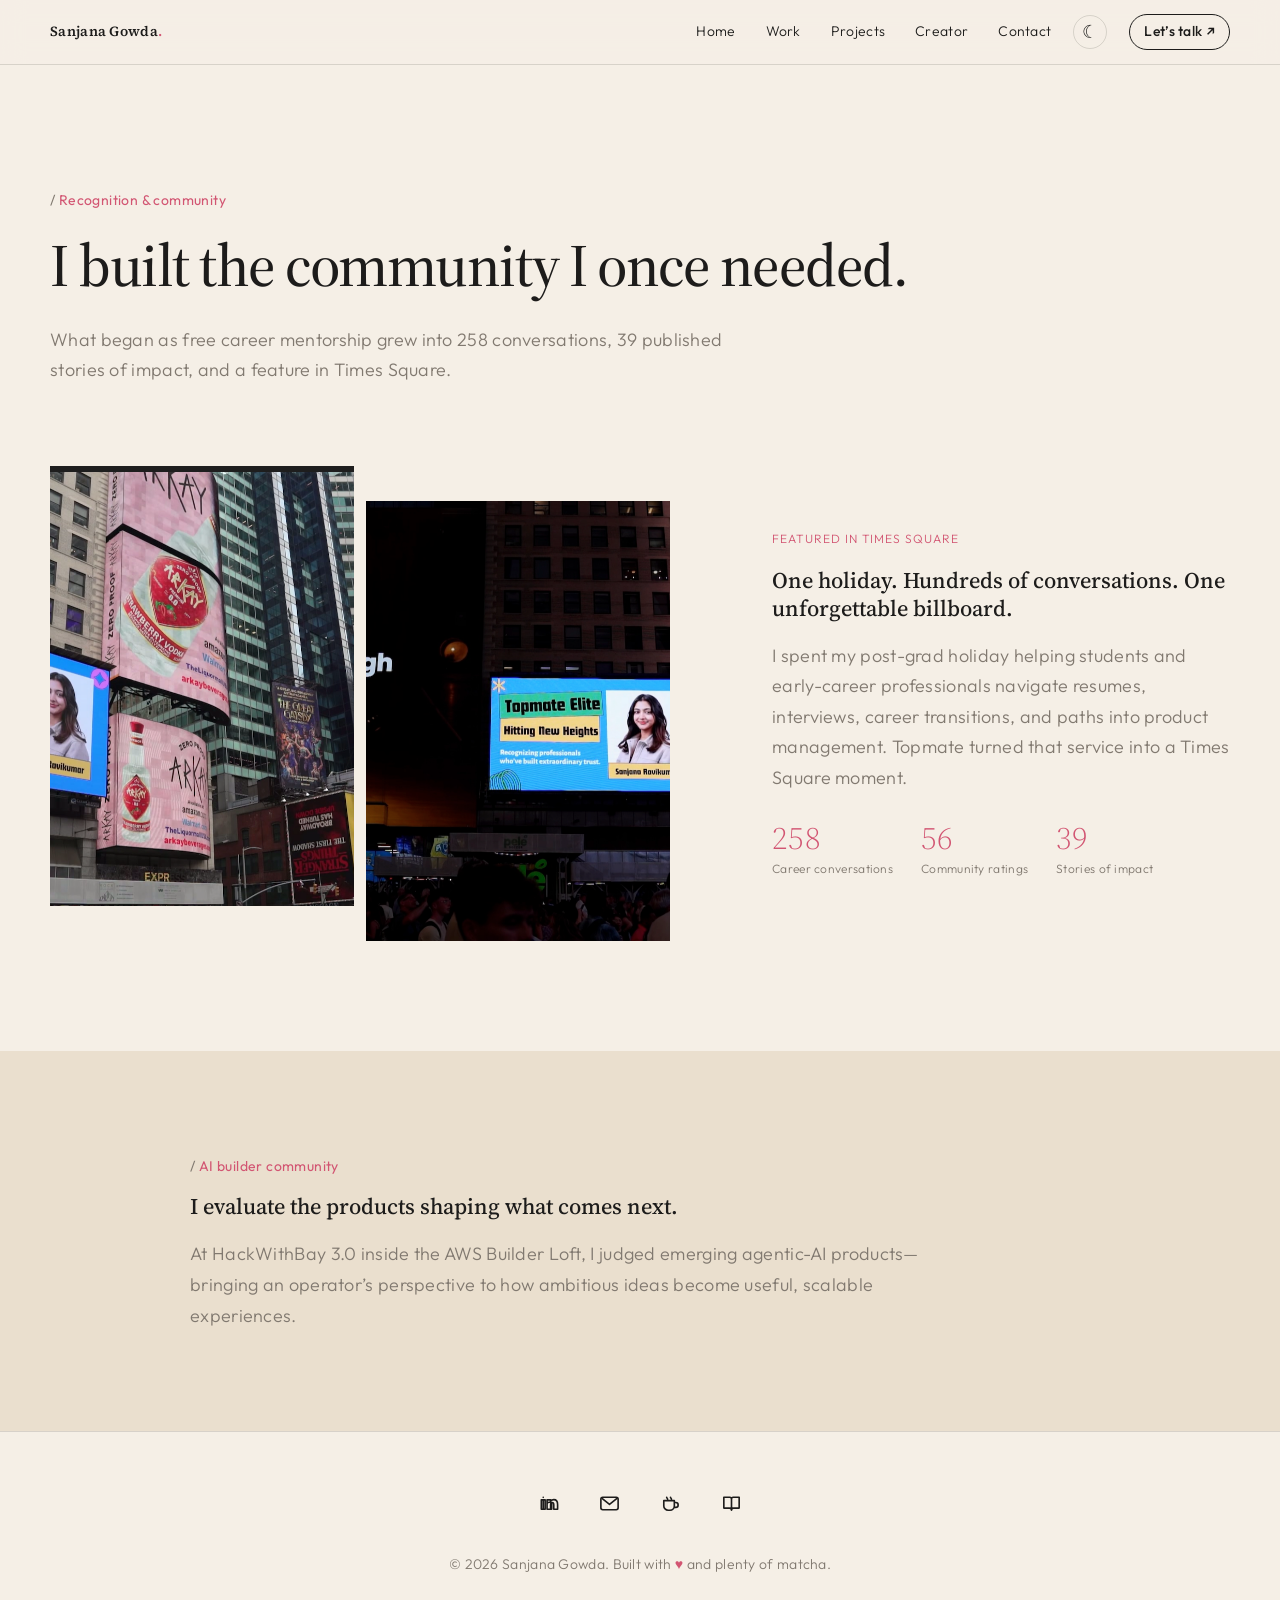
<file: recognition/index.html>
<!DOCTYPE html><html lang="en"><head><meta charset="UTF-8"><title>Recognition — Sanjana Gowda | AI Product &amp; Operations</title><meta name="description" content="Sanjana Gowda builds AI products and operations systems, writes AI Product Strategy, and mentors the next generation of product leaders."><meta name="viewport" content="width=device-width, initial-scale=1.0"><link rel="canonical" href="https://sanjana1311.github.io/recognition/"><link rel="icon" type="image/png" href="/favicon.png"><meta property="og:type" content="website"><meta property="og:title" content="Recognition — Sanjana Gowda | AI Product &amp; Operations"><meta property="og:description" content="Sanjana Gowda builds AI products and operations systems, writes AI Product Strategy, and mentors the next generation of product leaders."><meta property="og:url" content="https://sanjana1311.github.io/recognition/"><meta property="og:image" content="https://sanjana1311.github.io/og.image.png"><meta property="og:image:width" content="1200"><meta property="og:image:height" content="630"><meta property="og:image:alt" content="Sanjana Gowda — AI product builder, writer, creator, and mentor"><meta name="twitter:card" content="summary_large_image"><meta name="twitter:title" content="Recognition — Sanjana Gowda | AI Product &amp; Operations"><meta name="twitter:description" content="Sanjana Gowda builds AI products and operations systems, writes AI Product Strategy, and mentors the next generation of product leaders."><meta name="twitter:image" content="https://sanjana1311.github.io/og.image.png"><link rel="preconnect" href="https://fonts.googleapis.com"><link rel="preconnect" href="https://fonts.gstatic.com" crossorigin="anonymous"><link href="https://fonts.googleapis.com/css2?family=Outfit:wght@300;400;500;600&family=Source+Serif+4:opsz,wght@8..60,400;8..60,500;8..60,600&display=swap" rel="stylesheet"><link rel="stylesheet" href="/_astro/footer.P0p74Hli.css"><style>.page-hero[data-astro-cid-fb6uexcc]{padding:120px 0 80px}.page-hero[data-astro-cid-fb6uexcc] h1[data-astro-cid-fb6uexcc]{letter-spacing:-2px;max-width:900px;margin:12px 0 22px;font-family:"Source Serif 4",Georgia,serif;font-size:clamp(52px,7vw,84px);font-weight:500;line-height:1.02}.page-hero[data-astro-cid-fb6uexcc]>p[data-astro-cid-fb6uexcc]:last-child{max-width:700px;color:var(--muted)}.feature[data-astro-cid-fb6uexcc]{grid-template-columns:1.15fr .85fr;align-items:center;gap:8vw;padding-bottom:110px;display:grid}.feature[data-astro-cid-fb6uexcc]>div[data-astro-cid-fb6uexcc]{grid-template-columns:1fr 1fr;gap:12px;display:grid}.feature[data-astro-cid-fb6uexcc] img[data-astro-cid-fb6uexcc]{-o-object-fit:cover;object-fit:cover;width:100%;height:440px}.feature[data-astro-cid-fb6uexcc] img[data-astro-cid-fb6uexcc]:last-child{margin-top:35px}.feature[data-astro-cid-fb6uexcc] article[data-astro-cid-fb6uexcc]>span[data-astro-cid-fb6uexcc]{color:var(--orange);letter-spacing:.08em;font-size:12px}.feature[data-astro-cid-fb6uexcc] h2[data-astro-cid-fb6uexcc],.community[data-astro-cid-fb6uexcc] h2[data-astro-cid-fb6uexcc]{margin:12px 0 18px;font-family:"Source Serif 4",Georgia,serif;font-size:clamp(38px,5vw,58px);font-weight:500;line-height:1.1}.feature[data-astro-cid-fb6uexcc] article[data-astro-cid-fb6uexcc]>p[data-astro-cid-fb6uexcc]{color:var(--muted)}dl[data-astro-cid-fb6uexcc]{gap:28px;margin-top:30px;display:flex}dt[data-astro-cid-fb6uexcc]{color:var(--orange);font-family:"Source Serif 4",Georgia,serif;font-size:32px}dd[data-astro-cid-fb6uexcc]{color:var(--muted);font-size:12px}.community[data-astro-cid-fb6uexcc]{background:var(--cream);padding:100px 0}.community[data-astro-cid-fb6uexcc]>div[data-astro-cid-fb6uexcc]{max-width:900px}.community[data-astro-cid-fb6uexcc]>div[data-astro-cid-fb6uexcc]>p[data-astro-cid-fb6uexcc]:last-child{max-width:730px;color:var(--muted)}@media (width<=760px){.page-hero[data-astro-cid-fb6uexcc]{padding:80px 0 60px}.feature[data-astro-cid-fb6uexcc]{grid-template-columns:1fr}.feature[data-astro-cid-fb6uexcc] img[data-astro-cid-fb6uexcc]{height:300px}}
</style></head><body><header data-astro-cid-jbsoqdrt><nav class="page-shell" aria-label="Main navigation" data-astro-cid-jbsoqdrt><a class="mark" href="/" data-astro-cid-jbsoqdrt>Sanjana Gowda</a><div data-astro-cid-jbsoqdrt><a href="/" data-astro-cid-jbsoqdrt>Home</a><a href="/work" data-astro-cid-jbsoqdrt>Work</a><a href="/projects" data-astro-cid-jbsoqdrt>Projects</a><a href="/creator" data-astro-cid-jbsoqdrt>Creator</a><a href="/contact" data-astro-cid-jbsoqdrt>Contact</a></div><button class="theme-toggle" type="button" aria-label="Switch to night mode" aria-pressed="false" data-astro-cid-jbsoqdrt><span aria-hidden="true" data-astro-cid-jbsoqdrt>☾</span></button><a class="hello" href="/contact" data-astro-cid-jbsoqdrt>Let’s talk ↗</a></nav></header><script type="module">var e=document.querySelector(`.theme-toggle`),t=document.documentElement,n=`sanjana-theme-v2`,r=localStorage.getItem(n)??`light`,i=n=>{t.dataset.theme=n;let r=n===`dark`;e?.setAttribute(`aria-pressed`,String(r)),e?.setAttribute(`aria-label`,r?`Switch to day mode`:`Switch to night mode`),e&&(e.querySelector(`span`).textContent=r?`☀`:`☾`)};i(r),e?.addEventListener(`click`,()=>{let e=t.dataset.theme===`dark`?`light`:`dark`;localStorage.setItem(n,e),i(e)});</script><main data-astro-cid-fb6uexcc><header class="page-shell page-hero" data-astro-cid-fb6uexcc><p class="kicker" data-astro-cid-fb6uexcc>Recognition & community</p><h1 data-astro-cid-fb6uexcc>I built the community I once needed.</h1><p data-astro-cid-fb6uexcc>What began as free career mentorship grew into 258 conversations, 39 published stories of impact, and a feature in Times Square.</p></header><section class="page-shell feature" data-astro-cid-fb6uexcc><div data-astro-cid-fb6uexcc><img src="/billboard-day.png" alt="Sanjana featured in Times Square" data-astro-cid-fb6uexcc><img src="/billboard-night.png" alt="Sanjana's Topmate feature at night" data-astro-cid-fb6uexcc></div><article data-astro-cid-fb6uexcc><span data-astro-cid-fb6uexcc>FEATURED IN TIMES SQUARE</span><h2 data-astro-cid-fb6uexcc>One holiday. Hundreds of conversations. One unforgettable billboard.</h2><p data-astro-cid-fb6uexcc>I spent my post-grad holiday helping students and early-career professionals navigate resumes, interviews, career transitions, and paths into product management. Topmate turned that service into a Times Square moment.</p><dl data-astro-cid-fb6uexcc><div data-astro-cid-fb6uexcc><dt data-astro-cid-fb6uexcc>258</dt><dd data-astro-cid-fb6uexcc>Career conversations</dd></div><div data-astro-cid-fb6uexcc><dt data-astro-cid-fb6uexcc>56</dt><dd data-astro-cid-fb6uexcc>Community ratings</dd></div><div data-astro-cid-fb6uexcc><dt data-astro-cid-fb6uexcc>39</dt><dd data-astro-cid-fb6uexcc>Stories of impact</dd></div></dl></article></section><section class="community" data-astro-cid-fb6uexcc><div class="page-shell" data-astro-cid-fb6uexcc><p class="kicker" data-astro-cid-fb6uexcc>AI builder community</p><h2 data-astro-cid-fb6uexcc>I evaluate the products shaping what comes next.</h2><p data-astro-cid-fb6uexcc>At HackWithBay 3.0 inside the AWS Builder Loft, I judged emerging agentic-AI products—bringing an operator’s perspective to how ambitious ideas become useful, scalable experiences.</p></div></section></main><footer data-astro-cid-ddhozxeg><div class="page-shell footer-inner" data-astro-cid-ddhozxeg><nav aria-label="Social links" data-astro-cid-ddhozxeg><a href="https://www.linkedin.com/in/sanjana-gowda-072519245/" target="_blank" rel="noopener noreferrer" aria-label="LinkedIn" data-astro-cid-ddhozxeg><svg viewBox="0 0 24 24" aria-hidden="true" data-astro-cid-ddhozxeg><path d="M6.5 8.2V18M6.5 5.5v.1M10.5 18v-5.5c0-2.2 4.8-2.9 4.8.5v5M4.5 8.2h4v9.8h-4zM10.5 8.2h3.7v1.6c.8-1.2 2-1.9 3.4-1.9 2.7 0 3.9 1.8 3.9 5.1v5h-4v-4.4c0-1.6-.4-2.6-1.7-2.6-1.4 0-1.6 1.2-1.6 2.6V18h-3.7z" data-astro-cid-ddhozxeg></path></svg></a><a href="mailto:hrsanjana26@gmail.com" aria-label="Email Sanjana" data-astro-cid-ddhozxeg><svg viewBox="0 0 24 24" aria-hidden="true" data-astro-cid-ddhozxeg><rect x="3" y="5.5" width="18" height="13" rx="2" data-astro-cid-ddhozxeg></rect><path d="m4.5 7 7.5 6 7.5-6" data-astro-cid-ddhozxeg></path></svg></a><a href="https://topmate.io/sanjana_ravikumar" target="_blank" rel="noopener noreferrer" aria-label="Book a coffee chat on Topmate" data-astro-cid-ddhozxeg><svg viewBox="0 0 24 24" aria-hidden="true" data-astro-cid-ddhozxeg><path d="M5 9h11v5.5A4.5 4.5 0 0 1 11.5 19h-2A4.5 4.5 0 0 1 5 14.5zM16 11h1.5a2.5 2.5 0 0 1 0 5H16M8 5.5c0 1 1 1 1 2M12 5.5c0 1 1 1 1 2" data-astro-cid-ddhozxeg></path></svg></a><a href="https://www.linkedin.com/newsletters/ai-product-strategy-7381861466196549632/" target="_blank" rel="noopener noreferrer" aria-label="Read AI Product Strategy" data-astro-cid-ddhozxeg><svg viewBox="0 0 24 24" aria-hidden="true" data-astro-cid-ddhozxeg><path d="M4 5.5h6.2c1 0 1.8.8 1.8 1.8V19c0-1.2-1-2.2-2.2-2.2H4zM20 5.5h-6.2c-1 0-1.8.8-1.8 1.8V19c0-1.2 1-2.2 2.2-2.2H20z" data-astro-cid-ddhozxeg></path></svg></a></nav><p data-astro-cid-ddhozxeg>© 2026 Sanjana Gowda. Built with <span data-astro-cid-ddhozxeg>♥</span> and plenty of matcha.</p></div></footer></body></html><script type="module">var e=document.querySelector(`.game-trigger`),t=document.querySelector(`.trail-game`),n=document.querySelector(`.trail-stop`),r=document.querySelector(`[data-score]`),i=document.querySelector(`.game-win`),a=document.querySelector(`.trail-note`),o=document.querySelector(`[data-note]`),s=document.querySelector(`[data-next]`),c=[{path:`/`,key:`ai`,symbol:`AI`,label:`Curiosity`,note:`You found the idea that starts every build.`,next:`/work`},{path:`/work/`,key:`tesla`,symbol:`⚡`,label:`Tesla`,note:`You found the operator behind the ideas.`,next:`/projects`},{path:`/projects/`,key:`build`,symbol:`</>`,label:`Builder`,note:`You found the systems Sanjana keeps building.`,next:`/creator`},{path:`/creator/`,key:`voice`,symbol:`Aa`,label:`Voice`,note:`You found the stories, lessons, and mentorship.`,next:`/contact`},{path:`/contact/`,key:`people`,symbol:`♥`,label:`People`,note:`You found what all the work is really about.`,next:`/`}],l=e=>e===`/`?`/`:`${e.replace(/\/$/,``)}/`,u=c.find(e=>e.path===l(window.location.pathname)),d=()=>JSON.parse(localStorage.getItem(`sanjana-trail`)??`[]`),f=e=>localStorage.setItem(`sanjana-trail`,JSON.stringify(e)),p=()=>{if(!n||!r||!i||!a||!o||!s||!u)return;let e=d();if(r.textContent=String(e.length),n.replaceChildren(),a.hidden=!0,i.hidden=e.length!==c.length,e.length===c.length)return;if(e.includes(u.key)){o.textContent=`This stop is complete. The trail continues on the next page.`,s.href=u.next,a.hidden=!1;return}let t=document.createElement(`button`);t.type=`button`,t.className=`trail-token`,t.setAttribute(`aria-label`,`Collect ${u.label}`),t.innerHTML=`<b>${u.symbol}</b><small>${u.label}</small>`,t.addEventListener(`click`,()=>{t.classList.add(`is-found`);let e=[...d(),u.key];f(e),r.textContent=String(e.length),window.setTimeout(()=>{e.length===c.length?i.hidden=!1:(o.textContent=u.note,s.href=u.next,a.hidden=!1)},350)},{once:!0}),n.append(t)},m=()=>{!t||!e||(t.hidden=!0,localStorage.removeItem(`sanjana-trail-active`),e.setAttribute(`aria-expanded`,`false`),e.textContent=`Start Sanjana’s trail ↗`)},h=()=>{!t||!e||(localStorage.setItem(`sanjana-trail-active`,`true`),t.hidden=!1,e.setAttribute(`aria-expanded`,`true`),e.textContent=`Pause trail`,p())};e?.addEventListener(`click`,()=>t?.hidden?h():m()),document.querySelector(`[data-close]`)?.addEventListener(`click`,m),document.querySelector(`[data-dismiss]`)?.addEventListener(`click`,m),localStorage.getItem(`sanjana-trail-active`)===`true`&&h();</script>
</file>
<file: _astro/footer.P0p74Hli.css>
@import "https://fonts.googleapis.com/css2?family=Cormorant+Garamond:wght@500&display=swap";*,:before,:after,::backdrop{--tw-border-spacing-x:0;--tw-border-spacing-y:0;--tw-translate-x:0;--tw-translate-y:0;--tw-rotate:0;--tw-skew-x:0;--tw-skew-y:0;--tw-scale-x:1;--tw-scale-y:1;--tw-pan-x: ;--tw-pan-y: ;--tw-pinch-zoom: ;--tw-scroll-snap-strictness:proximity;--tw-gradient-from-position: ;--tw-gradient-via-position: ;--tw-gradient-to-position: ;--tw-ordinal: ;--tw-slashed-zero: ;--tw-numeric-figure: ;--tw-numeric-spacing: ;--tw-numeric-fraction: ;--tw-ring-inset: ;--tw-ring-offset-width:0px;--tw-ring-offset-color:#fff;--tw-ring-color:#3b82f680;--tw-ring-offset-shadow:0 0 #0000;--tw-ring-shadow:0 0 #0000;--tw-shadow:0 0 #0000;--tw-shadow-colored:0 0 #0000;--tw-blur: ;--tw-brightness: ;--tw-contrast: ;--tw-grayscale: ;--tw-hue-rotate: ;--tw-invert: ;--tw-saturate: ;--tw-sepia: ;--tw-drop-shadow: ;--tw-backdrop-blur: ;--tw-backdrop-brightness: ;--tw-backdrop-contrast: ;--tw-backdrop-grayscale: ;--tw-backdrop-hue-rotate: ;--tw-backdrop-invert: ;--tw-backdrop-opacity: ;--tw-backdrop-saturate: ;--tw-backdrop-sepia: ;--tw-contain-size: ;--tw-contain-layout: ;--tw-contain-paint: ;--tw-contain-style: }*,:before,:after{box-sizing:border-box;border:0 solid #e5e7eb}:before,:after{--tw-content:""}html,:host{-webkit-text-size-adjust:100%;tab-size:4;font-feature-settings:normal;font-variation-settings:normal;-webkit-tap-highlight-color:transparent;font-family:ui-sans-serif,system-ui,sans-serif,Apple Color Emoji,Segoe UI Emoji,Segoe UI Symbol,Noto Color Emoji;line-height:1.5}body{line-height:inherit;margin:0}hr{height:0;color:inherit;border-top-width:1px}abbr:where([title]){text-decoration:underline dotted}h1,h2,h3,h4,h5,h6{font-size:inherit;font-weight:inherit}a{color:inherit;text-decoration:inherit}b,strong{font-weight:bolder}code,kbd,samp,pre{font-feature-settings:normal;font-variation-settings:normal;font-family:ui-monospace,SFMono-Regular,Menlo,Monaco,Consolas,Liberation Mono,Courier New,monospace;font-size:1em}small{font-size:80%}sub,sup{vertical-align:baseline;font-size:75%;line-height:0;position:relative}sub{bottom:-.25em}sup{top:-.5em}table{text-indent:0;border-color:inherit;border-collapse:collapse}button,input,optgroup,select,textarea{font-feature-settings:inherit;font-variation-settings:inherit;font-family:inherit;font-size:100%;font-weight:inherit;line-height:inherit;letter-spacing:inherit;color:inherit;margin:0;padding:0}button,select{text-transform:none}button,input:where([type=button]),input:where([type=reset]),input:where([type=submit]){-webkit-appearance:button;background-color:#0000;background-image:none}:-moz-focusring{outline:auto}:-moz-ui-invalid{box-shadow:none}progress{vertical-align:baseline}::-webkit-inner-spin-button{height:auto}::-webkit-outer-spin-button{height:auto}[type=search]{-webkit-appearance:textfield;outline-offset:-2px}::-webkit-search-decoration{-webkit-appearance:none}::-webkit-file-upload-button{-webkit-appearance:button;font:inherit}summary{display:list-item}blockquote,dl,dd,h1,h2,h3,h4,h5,h6,hr,figure,p,pre{margin:0}fieldset{margin:0;padding:0}legend{padding:0}ol,ul,menu{margin:0;padding:0;list-style:none}dialog{padding:0}textarea{resize:vertical}input::-moz-placeholder{opacity:1;color:#9ca3af}textarea::-moz-placeholder{opacity:1;color:#9ca3af}input::placeholder,textarea::placeholder{opacity:1;color:#9ca3af}button,[role=button]{cursor:pointer}:disabled{cursor:default}img,svg,video,canvas,audio,iframe,embed,object{vertical-align:middle;display:block}img,video{max-width:100%;height:auto}[hidden]:where(:not([hidden=until-found])){display:none}.pointer-events-none{pointer-events:none}.absolute{position:absolute}.relative{position:relative}.inset-y-0{top:0;bottom:0}.left-0{left:0}.right-0{right:0}.top-0{top:0}.z-20{z-index:20}.mt-4{margin-top:1rem}.block{display:block}.flex{display:flex}.grid{display:grid}.hidden{display:none}.h-10{height:2.5rem}.h-6{height:1.5rem}.h-7{height:1.75rem}.h-full{height:100%}.max-h-0{max-height:0}.max-h-\[500px\]{max-height:500px}.w-32{width:8rem}.w-40{width:10rem}.w-6{width:1.5rem}.w-auto{width:auto}.w-full{width:100%}.w-max{width:max-content}.min-w-0{min-width:0}.max-w-\[200px\]{max-width:200px}.flex-shrink-0{flex-shrink:0}.flex-grow{flex-grow:1}.rotate-180{--tw-rotate:180deg;transform:translate(var(--tw-translate-x), var(--tw-translate-y)) rotate(var(--tw-rotate)) skewX(var(--tw-skew-x)) skewY(var(--tw-skew-y)) scaleX(var(--tw-scale-x)) scaleY(var(--tw-scale-y))}.scale-110{--tw-scale-x:1.1;--tw-scale-y:1.1;transform:translate(var(--tw-translate-x), var(--tw-translate-y)) rotate(var(--tw-rotate)) skewX(var(--tw-skew-x)) skewY(var(--tw-skew-y)) scaleX(var(--tw-scale-x)) scaleY(var(--tw-scale-y))}.transform{transform:translate(var(--tw-translate-x), var(--tw-translate-y)) rotate(var(--tw-rotate)) skewX(var(--tw-skew-x)) skewY(var(--tw-skew-y)) scaleX(var(--tw-scale-x)) scaleY(var(--tw-scale-y))}@keyframes heart-pulse{0%{transform:scale(1)}25%{transform:scale(1.1)}50%{transform:scale(1)}75%{transform:scale(1.06)}to{transform:scale(1)}}.animate-heart-pulse{animation:.6s ease-in-out heart-pulse}.cursor-default{cursor:default}.cursor-pointer{cursor:pointer}.resize{resize:both}.items-center{align-items:center}.justify-center{justify-content:center}.justify-between{justify-content:space-between}.gap-2{gap:.5rem}.gap-3{gap:.75rem}.space-y-2>:not([hidden])~:not([hidden]){--tw-space-y-reverse:0;margin-top:calc(.5rem * calc(1 - var(--tw-space-y-reverse)));margin-bottom:calc(.5rem * var(--tw-space-y-reverse))}.space-y-4>:not([hidden])~:not([hidden]){--tw-space-y-reverse:0;margin-top:calc(1rem * calc(1 - var(--tw-space-y-reverse)));margin-bottom:calc(1rem * var(--tw-space-y-reverse))}.overflow-hidden{overflow:hidden}.overflow-x-hidden{overflow-x:hidden}.truncate{text-overflow:ellipsis;white-space:nowrap;overflow:hidden}.whitespace-nowrap{white-space:nowrap}.rounded-2xl{border-radius:1rem}.rounded-full{border-radius:9999px}.border{border-width:1px}.border-2{border-width:2px}.border-\[var\(--sec\)\]{border-color:var(--sec)}.border-\[var\(--white-icon\)\]{border-color:var(--white-icon)}.border-\[var\(--white-icon-tr\)\]{border-color:var(--white-icon-tr)}.bg-\[\#101010\]{--tw-bg-opacity:1;background-color:rgb(16 16 16/var(--tw-bg-opacity,1))}.bg-\[\#1414149c\]{background-color:#1414149c}.bg-\[radial-gradient\(circle\,_rgba\(0\,0\,0\,0\.8\)_0\%\,_rgba\(0\,0\,0\,0\)_60\%\)\]{background-image:radial-gradient(circle,#000c 0%,#0000 60%)}.bg-\[radial-gradient\(circle\,_rgba\(16\,16\,16\,0\)_60\%\,_rgba\(16\,16\,16\,1\)_100\%\)\]{background-image:radial-gradient(circle,#10101000 60%,#101010 100%)}.bg-gradient-to-l{background-image:linear-gradient(to left, var(--tw-gradient-stops))}.bg-gradient-to-r{background-image:linear-gradient(to right, var(--tw-gradient-stops))}.from-\[var\(--background\)\]{--tw-gradient-from:var(--background) var(--tw-gradient-from-position);--tw-gradient-to:#fff0 var(--tw-gradient-to-position);--tw-gradient-stops:var(--tw-gradient-from), var(--tw-gradient-to)}.to-transparent{--tw-gradient-to:transparent var(--tw-gradient-to-position)}.object-contain{-o-object-fit:contain;object-fit:contain}.p-3{padding:.75rem}.p-4{padding:1rem}.px-4{padding-left:1rem;padding-right:1rem}.py-8{padding-top:2rem;padding-bottom:2rem}.pb-4{padding-bottom:1rem}.pl-1{padding-left:.25rem}.pl-3{padding-left:.75rem}.pr-12{padding-right:3rem}.pt-3{padding-top:.75rem}.text-left{text-align:left}.text-3xl{font-size:1.875rem;line-height:2.25rem}.text-lg{font-size:1.125rem;line-height:1.75rem}.text-sm{font-size:.875rem;line-height:1.25rem}.font-medium{font-weight:500}.font-semibold{font-weight:600}.text-\[var\(--sec\)\]{color:var(--sec)}.text-\[var\(--white\)\]{color:var(--white)}.text-\[var\(--white-icon\)\]{color:var(--white-icon)}.overline{text-decoration-line:overline}.opacity-0{opacity:0}.opacity-100{opacity:1}.opacity-60{opacity:.6}.opacity-70{opacity:.7}.filter{filter:var(--tw-blur) var(--tw-brightness) var(--tw-contrast) var(--tw-grayscale) var(--tw-hue-rotate) var(--tw-invert) var(--tw-saturate) var(--tw-sepia) var(--tw-drop-shadow)}.transition{transition-property:color,background-color,border-color,text-decoration-color,fill,stroke,opacity,box-shadow,transform,filter,backdrop-filter;transition-duration:.15s;transition-timing-function:cubic-bezier(.4,0,.2,1)}.transition-all{transition-property:all;transition-duration:.15s;transition-timing-function:cubic-bezier(.4,0,.2,1)}.transition-transform{transition-property:transform;transition-duration:.15s;transition-timing-function:cubic-bezier(.4,0,.2,1)}.duration-300{transition-duration:.3s}.ease-in-out{transition-timing-function:cubic-bezier(.4,0,.2,1)}.will-change-transform{will-change:transform}.hover\:scale-105:hover{--tw-scale-x:1.05;--tw-scale-y:1.05;transform:translate(var(--tw-translate-x), var(--tw-translate-y)) rotate(var(--tw-rotate)) skewX(var(--tw-skew-x)) skewY(var(--tw-skew-y)) scaleX(var(--tw-scale-x)) scaleY(var(--tw-scale-y))}.hover\:border-\[var\(--white\)\]:hover{border-color:var(--white)}.hover\:bg-opacity-80:hover{--tw-bg-opacity:.8}.group:hover .group-hover\:scale-105{--tw-scale-x:1.05;--tw-scale-y:1.05;transform:translate(var(--tw-translate-x), var(--tw-translate-y)) rotate(var(--tw-rotate)) skewX(var(--tw-skew-x)) skewY(var(--tw-skew-y)) scaleX(var(--tw-scale-x)) scaleY(var(--tw-scale-y))}.group:hover .group-hover\:scale-110{--tw-scale-x:1.1;--tw-scale-y:1.1;transform:translate(var(--tw-translate-x), var(--tw-translate-y)) rotate(var(--tw-rotate)) skewX(var(--tw-skew-x)) skewY(var(--tw-skew-y)) scaleX(var(--tw-scale-x)) scaleY(var(--tw-scale-y))}.group:hover .group-hover\:text-\[var\(--white\)\]{color:var(--white)}@media (width>=768px){.md\:mb-6{margin-bottom:1.5rem}.md\:w-\[400px\]{width:400px}.md\:max-w-none{max-width:none}.md\:pr-20{padding-right:5rem}.md\:pt-9{padding-top:2.25rem}.md\:text-4xl{font-size:2.25rem;line-height:2.5rem}}:root{--paper:#f7f3ea;--cream:#eee6d8;--ink:#29231f;--muted:#6f665e;--orange:#ff5a1f;--line:#29231f2e;--white:#fffdf8}*{box-sizing:border-box;margin:0;padding:0}html{scroll-behavior:smooth}body{background:var(--paper);min-height:100vh;color:var(--ink);letter-spacing:.3px;font-family:Outfit,Arial,sans-serif;font-size:18px;font-weight:300;line-height:30.6px;overflow-x:hidden}h1{letter-spacing:-1.5px!important;font-family:"Source Serif 4",Georgia,serif!important;font-size:60px!important;font-weight:500!important;line-height:75px!important}h2,.display{letter-spacing:0!important;font-family:"Source Serif 4",Georgia,serif!important;font-size:22.4px!important;font-weight:500!important;line-height:28px!important}h3{font-family:"Source Serif 4",Georgia,serif;font-size:22.4px;font-weight:500;line-height:28px}a{color:inherit}::selection{background:var(--orange);color:#fff}.page-shell{width:min(1180px,100% - 48px);margin-inline:auto}.section{border-top:1px solid var(--line);padding:104px 0}.kicker{letter-spacing:.4px;text-transform:none;color:var(--orange);font-size:14px;font-weight:400}@media (width<=700px){.page-shell{width:min(100% - 28px,1180px)}.section{padding:72px 0}h1{font-size:44px!important;line-height:52px!important}}:root{--paper:#f5efe6;--cream:#eadfce;--ink:#1d1c1b;--muted:#817970;--orange:#d25572;--line:#1d1c1b24;--white:#fffaf2;--blush:#f1ddd3;--lavender:#f3e7df}:root[data-theme=dark]{color-scheme:dark;--paper:#171315;--cream:#241b1f;--ink:#fff9f6;--muted:#d2c6ca;--orange:#ff87a5;--line:#fff9f640;--white:#fffaf7;--blush:#352129;--lavender:#2c2027}body,header,.hero-image,.veil{transition:background-color .35s,color .35s,filter .35s}html[data-theme=dark] .hero-image{filter:brightness(.42)saturate(.72)}html[data-theme=dark] .veil{background:linear-gradient(135deg,#17131557,#17131594 70%,var(--paper))}html[data-theme=dark] .game-hud{background:#241b1ff5}.kicker:before{content:"/ ";color:var(--muted)}.game-trigger{z-index:80;border:1px solid var(--ink);background:var(--paper);color:var(--ink);cursor:pointer;border-radius:999px;padding:10px 15px;font:500 13px/1.2 Outfit,sans-serif;position:fixed;bottom:18px;right:18px;box-shadow:0 8px 25px #1d1c1b1f}.trail-game{z-index:79;pointer-events:none;position:fixed;inset:0}.game-hud{border:1px solid var(--line);pointer-events:auto;background:#fffdfaf0;border-radius:999px;align-items:center;gap:18px;padding:8px 10px 8px 16px;font-size:13px;line-height:1.2;display:flex;position:fixed;top:82px;left:50%;transform:translate(-50%);box-shadow:0 8px 30px #1d1c1b1f}.game-hud b{color:var(--orange)}.game-hud button,.game-win button{color:var(--muted);cursor:pointer;background:0 0;border:0;font-size:22px;line-height:1}.trail-token{background:var(--orange);color:#fff;cursor:pointer;pointer-events:auto;border:0;border-radius:50%;width:112px;height:112px;animation:1.7s ease-in-out infinite alternate trail-float;position:fixed;top:48%;right:9%;box-shadow:0 18px 45px #d2557247}.trail-token b{font-family:"Source Serif 4",Georgia,serif;font-size:31px;font-weight:500;line-height:1;display:block}.trail-token small{letter-spacing:.06em;text-transform:uppercase;margin-top:8px;font:400 11px/1.2 Outfit,sans-serif;display:block}.trail-token.is-found{pointer-events:none;animation:.35s forwards trail-found}.trail-note{background:var(--ink);width:250px;color:var(--paper);pointer-events:auto;padding:16px 18px;font-size:13px;line-height:1.45;position:fixed;bottom:72px;right:20px}.trail-note a{color:#f3a3b5;margin-top:8px;text-decoration:none;display:block}.game-win{background:var(--paper);border:1px solid var(--line);pointer-events:auto;text-align:center;width:min(460px,100% - 36px);padding:38px;position:fixed;top:50%;left:50%;transform:translate(-50%,-50%);box-shadow:0 24px 80px #1d1c1b3d}.game-win>button{position:absolute;top:12px;right:14px}.game-win>span{color:var(--orange);font-size:13px}.game-win h2{margin:12px 0 10px}.game-win p{color:var(--muted);font-size:15px;line-height:1.6}.game-win a{background:var(--orange);color:#fff;border-radius:999px;margin-top:22px;padding:10px 16px;font-size:14px;font-weight:500;text-decoration:none;display:inline-block}@keyframes trail-float{to{transform:translateY(-10px)rotate(3deg)}}@keyframes trail-found{to{opacity:0;transform:scale(1.5)}}@media (prefers-reduced-motion:reduce){.trail-token{animation:none}}@media (width<=600px){.game-trigger{bottom:12px;right:12px}.game-hud{white-space:nowrap;top:68px}.trail-token{width:92px;height:92px;top:55%;right:7%}.trail-token b{font-size:26px}.trail-note{bottom:64px;right:12px}.game-win{padding:34px 24px}}header[data-astro-cid-jbsoqdrt]{z-index:20;background:color-mix(in srgb,var(--paper) 94%,transparent);border-bottom:1px solid var(--line);backdrop-filter:blur(12px);position:sticky;top:0}nav[data-astro-cid-jbsoqdrt]{align-items:center;gap:22px;height:64px;display:flex}nav[data-astro-cid-jbsoqdrt] a[data-astro-cid-jbsoqdrt]{letter-spacing:.3px;font-size:14px;line-height:1.25;text-decoration:none}.mark[data-astro-cid-jbsoqdrt]{font-family:"Source Serif 4",Georgia,serif;font-size:19px;font-weight:600}.mark[data-astro-cid-jbsoqdrt]:after{content:".";color:var(--orange)}nav[data-astro-cid-jbsoqdrt] div[data-astro-cid-jbsoqdrt]{gap:30px;margin-left:auto;display:flex}nav[data-astro-cid-jbsoqdrt] div[data-astro-cid-jbsoqdrt] a[data-astro-cid-jbsoqdrt]:hover{color:var(--orange)}.theme-toggle[data-astro-cid-jbsoqdrt]{border:1px solid var(--line);width:34px;height:34px;color:var(--ink);cursor:pointer;background:0 0;border-radius:50%;place-items:center;font:400 18px/1 Outfit,sans-serif;transition:color .2s,border-color .2s,transform .2s;display:grid}.theme-toggle[data-astro-cid-jbsoqdrt]:hover{color:var(--orange);border-color:var(--orange);transform:rotate(10deg)}.hello[data-astro-cid-jbsoqdrt]{border:1px solid var(--ink);border-radius:999px;padding:8px 14px;font-weight:500}@media (width<=820px){nav[data-astro-cid-jbsoqdrt]{flex-wrap:wrap;gap:10px;height:auto;min-height:58px;padding-top:12px;padding-bottom:10px}.mark[data-astro-cid-jbsoqdrt]{font-size:17px}.theme-toggle[data-astro-cid-jbsoqdrt]{margin-left:auto}.hello[data-astro-cid-jbsoqdrt]{margin-left:0;font-size:12px}nav[data-astro-cid-jbsoqdrt] div[data-astro-cid-jbsoqdrt]{order:3;gap:20px;width:100%;margin-left:0;padding-top:7px;overflow-x:auto}nav[data-astro-cid-jbsoqdrt] div[data-astro-cid-jbsoqdrt] a[data-astro-cid-jbsoqdrt]{white-space:nowrap;font-size:12px}}footer[data-astro-cid-ddhozxeg]{border-top:1px solid var(--line);background:var(--paper);color:var(--ink);padding:48px 0 42px}.footer-inner[data-astro-cid-ddhozxeg]{flex-direction:column;align-items:center;gap:23px;display:flex}.footer-inner[data-astro-cid-ddhozxeg] nav[data-astro-cid-ddhozxeg]{justify-content:center;align-items:center;gap:15px;display:flex}.footer-inner[data-astro-cid-ddhozxeg] nav[data-astro-cid-ddhozxeg] a[data-astro-cid-ddhozxeg]{width:46px;height:46px;color:var(--ink);border:1px solid #0000;border-radius:15px;place-items:center;transition:color .2s,border-color .2s,background .2s,transform .2s;display:grid}.footer-inner[data-astro-cid-ddhozxeg] nav[data-astro-cid-ddhozxeg] a[data-astro-cid-ddhozxeg]:hover,.footer-inner[data-astro-cid-ddhozxeg] nav[data-astro-cid-ddhozxeg] a[data-astro-cid-ddhozxeg]:focus-visible{color:var(--orange);border-color:var(--orange);background:var(--white);outline:0;transform:translateY(-3px)}.footer-inner[data-astro-cid-ddhozxeg] svg[data-astro-cid-ddhozxeg]{fill:none;stroke:currentColor;stroke-width:1.7px;stroke-linecap:round;stroke-linejoin:round;width:23px;height:23px}.footer-inner[data-astro-cid-ddhozxeg] p[data-astro-cid-ddhozxeg]{color:var(--muted);text-align:center;font-size:14px}.footer-inner[data-astro-cid-ddhozxeg] p[data-astro-cid-ddhozxeg] span[data-astro-cid-ddhozxeg]{color:var(--orange)}@media (width<=600px){footer[data-astro-cid-ddhozxeg]{padding:40px 0}.footer-inner[data-astro-cid-ddhozxeg]{gap:18px}.footer-inner[data-astro-cid-ddhozxeg] nav[data-astro-cid-ddhozxeg]{gap:9px}.footer-inner[data-astro-cid-ddhozxeg] nav[data-astro-cid-ddhozxeg] a[data-astro-cid-ddhozxeg]{width:42px;height:42px}}
</file>
<file: _astro/index.-oUrScM2.css>
.hero[data-astro-cid-q5zlckpc]{place-items:center;height:690px;min-height:calc(100vh - 64px);display:grid;position:relative;overflow:hidden}.hero-image[data-astro-cid-q5zlckpc]{background:url(/sf-travel-poster-hero.png) 50%/cover no-repeat;position:absolute;inset:0}.veil[data-astro-cid-q5zlckpc]{background:linear-gradient(#f7f3ea38,#f7f3ea8c 62%,var(--paper));position:absolute;inset:0}.hero-inner[data-astro-cid-q5zlckpc]{text-align:center;flex-direction:column;align-items:center;display:flex;position:relative}.overline[data-astro-cid-q5zlckpc]{letter-spacing:.4px;color:var(--orange);font-size:14px;font-weight:400}.hero[data-astro-cid-q5zlckpc] h1[data-astro-cid-q5zlckpc]{margin:6px 0 8px}.intro[data-astro-cid-q5zlckpc]{font-size:18px}.note[data-astro-cid-q5zlckpc]{max-width:650px;color:var(--muted);margin-top:14px}.hero[data-astro-cid-q5zlckpc] a[data-astro-cid-q5zlckpc]{border:1px solid var(--ink);border-radius:999px;margin-top:26px;padding:9px 16px;font-size:14px;font-weight:400;text-decoration:none}.about[data-astro-cid-q5zlckpc]{grid-template-columns:.7fr 1.3fr;gap:9vw;padding-top:105px;padding-bottom:105px;display:grid}.about[data-astro-cid-q5zlckpc] h2[data-astro-cid-q5zlckpc]{margin-top:8px}.about[data-astro-cid-q5zlckpc]>div[data-astro-cid-q5zlckpc]:last-child p[data-astro-cid-q5zlckpc]{color:var(--muted)}.about[data-astro-cid-q5zlckpc]>div[data-astro-cid-q5zlckpc]:last-child p[data-astro-cid-q5zlckpc]+p[data-astro-cid-q5zlckpc]{margin-top:18px}.about[data-astro-cid-q5zlckpc] a[data-astro-cid-q5zlckpc]{color:var(--orange);margin-top:24px;font-size:14px;display:inline-block}@media (width<=720px){.hero[data-astro-cid-q5zlckpc]{height:620px;min-height:calc(100vh - 100px)}.about[data-astro-cid-q5zlckpc]{grid-template-columns:1fr;gap:24px;padding-top:72px;padding-bottom:72px}}.hero[data-astro-cid-q5zlckpc]{background:linear-gradient(135deg,#f5eee5,#eadfce)}.hero-image[data-astro-cid-q5zlckpc]{opacity:.45;mix-blend-mode:multiply}.veil[data-astro-cid-q5zlckpc]{background:linear-gradient(135deg,#f5eee5a8,#eadfceb8 70%,var(--paper))}.intro[data-astro-cid-q5zlckpc]{max-width:900px}.intro[data-astro-cid-q5zlckpc] i[data-astro-cid-q5zlckpc]{color:var(--orange);margin:0 5px;font-style:normal}.hero[data-astro-cid-q5zlckpc] h1[data-astro-cid-q5zlckpc]{margin-bottom:12px}.currently[data-astro-cid-q5zlckpc]{margin-top:20px;font-family:ui-monospace,SFMono-Regular,Menlo,monospace;font-size:18px}.currently[data-astro-cid-q5zlckpc] strong[data-astro-cid-q5zlckpc]{color:var(--orange);font-weight:600}.currently[data-astro-cid-q5zlckpc]>span[data-astro-cid-q5zlckpc]{background:var(--orange);vertical-align:-4px;width:2px;height:20px;margin-left:4px;animation:.9s step-end infinite blink;display:inline-block}.capabilities[data-astro-cid-q5zlckpc]{flex-wrap:wrap;justify-content:center;gap:12px;margin:34px 0;display:flex}.capabilities[data-astro-cid-q5zlckpc]>span[data-astro-cid-q5zlckpc]{background:#fffdfac7;border:1px solid #1d1c1b2e;border-radius:999px;align-items:center;gap:9px;padding:9px 17px;font-size:14px;display:flex}.capabilities[data-astro-cid-q5zlckpc] b[data-astro-cid-q5zlckpc]{color:var(--orange);font-weight:400}.hero[data-astro-cid-q5zlckpc] .explore[data-astro-cid-q5zlckpc]{background:var(--orange);color:#fff;border:0;border-radius:4px;justify-content:center;min-width:230px;font-weight:500}.hero[data-astro-cid-q5zlckpc] .explore[data-astro-cid-q5zlckpc] b[data-astro-cid-q5zlckpc]{margin-left:24px}.note[data-astro-cid-q5zlckpc]{display:none}@keyframes blink{50%{opacity:0}}@media (width<=700px){.intro[data-astro-cid-q5zlckpc]{line-height:1.7}.currently[data-astro-cid-q5zlckpc]{font-size:14px}.capabilities[data-astro-cid-q5zlckpc]{gap:8px;margin:26px 0}.capabilities[data-astro-cid-q5zlckpc]>span[data-astro-cid-q5zlckpc]{padding:7px 11px;font-size:12px}}.hero[data-astro-cid-q5zlckpc] .explore[data-astro-cid-q5zlckpc]{align-items:center;display:inline-flex}.hello[data-astro-cid-q5zlckpc]{margin-bottom:2px;font-family:ui-monospace,SFMono-Regular,Menlo,monospace;font-size:18px}.hero[data-astro-cid-q5zlckpc] h1[data-astro-cid-q5zlckpc]{color:var(--orange)}.hero[data-astro-cid-q5zlckpc] .hero-inner[data-astro-cid-q5zlckpc] .hello[data-astro-cid-q5zlckpc]{color:var(--orange);margin-bottom:22px;padding-top:8px;font-size:18px;line-height:1.2;position:relative;font-family:Outfit,Arial,sans-serif!important}.hero[data-astro-cid-q5zlckpc] .hero-inner[data-astro-cid-q5zlckpc] .hello[data-astro-cid-q5zlckpc]:before{content:"";background:var(--orange);width:92px;height:1px;position:absolute;top:0;left:50%;transform:translate(-50%)}.hero[data-astro-cid-q5zlckpc] h1[data-astro-cid-q5zlckpc]{color:var(--orange);margin:0 0 28px;letter-spacing:-3px!important;font-family:"Source Serif 4",Georgia,serif!important;font-size:clamp(72px,7.4vw,112px)!important;font-weight:500!important;line-height:.94!important}.intro[data-astro-cid-q5zlckpc]{flex-wrap:wrap;justify-content:center;align-items:center;gap:12px;width:100%;max-width:1100px;font-size:clamp(19px,1.8vw,27px);line-height:1.35;display:flex}.intro[data-astro-cid-q5zlckpc] span[data-astro-cid-q5zlckpc]{white-space:nowrap}.currently[data-astro-cid-q5zlckpc]{min-height:70px;color:var(--muted);line-height:1.55;margin-top:34px!important;font-family:Outfit,Arial,sans-serif!important;font-size:clamp(20px,1.65vw,25px)!important}.currently[data-astro-cid-q5zlckpc] strong[data-astro-cid-q5zlckpc]{font-family:inherit;font-size:inherit;font-weight:400}.currently[data-astro-cid-q5zlckpc]>span[data-astro-cid-q5zlckpc]{vertical-align:-6px!important;height:28px!important}@media (width<=700px){.hero[data-astro-cid-q5zlckpc] .hero-inner[data-astro-cid-q5zlckpc] .hello[data-astro-cid-q5zlckpc]{margin-bottom:16px}.hero[data-astro-cid-q5zlckpc] h1[data-astro-cid-q5zlckpc]{margin-bottom:22px;letter-spacing:-1.5px!important;font-size:58px!important}.intro[data-astro-cid-q5zlckpc]{gap:5px 9px;font-size:18px}.intro[data-astro-cid-q5zlckpc] span[data-astro-cid-q5zlckpc]{white-space:normal}.currently[data-astro-cid-q5zlckpc]{min-height:82px;margin-top:24px!important;font-size:19px!important}}.hero[data-astro-cid-q5zlckpc] .hero-inner[data-astro-cid-q5zlckpc] .hello[data-astro-cid-q5zlckpc]{margin-bottom:10px;padding-top:7px;font-size:16px}.hero[data-astro-cid-q5zlckpc] .hero-inner[data-astro-cid-q5zlckpc] .hello[data-astro-cid-q5zlckpc]:before{width:72px}.hero[data-astro-cid-q5zlckpc] h1[data-astro-cid-q5zlckpc]{margin-bottom:14px;letter-spacing:-1.5px!important;font-family:"Source Serif 4",Georgia,serif!important;font-size:60px!important;font-weight:500!important;line-height:1.05!important}.magic-name[data-astro-cid-q5zlckpc]{color:var(--ink)}.intro[data-astro-cid-q5zlckpc]{gap:4px 10px;max-width:980px;font-family:Outfit,Arial,sans-serif;font-size:18px;line-height:1.3}.intro[data-astro-cid-q5zlckpc] i[data-astro-cid-q5zlckpc]{margin:0}.hero-summary[data-astro-cid-q5zlckpc]{max-width:820px;color:var(--muted);margin-top:20px;font-family:Outfit,Arial,sans-serif;font-size:18px;line-height:1.55}.hero[data-astro-cid-q5zlckpc] .meet[data-astro-cid-q5zlckpc]{border:1px solid var(--ink);color:var(--ink);background:0 0;border-radius:999px;align-items:center;margin-top:22px;padding:8px 17px;font-size:14px;font-weight:500;display:inline-flex}@media (width<=700px){.hero[data-astro-cid-q5zlckpc] .hero-inner[data-astro-cid-q5zlckpc] .hello[data-astro-cid-q5zlckpc]{margin-bottom:10px}.hero[data-astro-cid-q5zlckpc] h1[data-astro-cid-q5zlckpc]{margin-bottom:14px;letter-spacing:-1px!important;font-size:48px!important;line-height:1!important}.intro[data-astro-cid-q5zlckpc]{gap:3px 7px;font-size:16px}.hero-summary[data-astro-cid-q5zlckpc]{margin-top:17px;font-size:16px;line-height:1.45}.hero[data-astro-cid-q5zlckpc] .meet[data-astro-cid-q5zlckpc]{margin-top:19px}}.magic-name[data-astro-cid-q5zlckpc]{all:unset;color:var(--orange);cursor:pointer;transition:transform .2s,text-shadow .2s;display:inline-block}.magic-name[data-astro-cid-q5zlckpc]:hover,.magic-name[data-astro-cid-q5zlckpc]:focus-visible{text-shadow:0 8px 24px #d255723d;transform:translateY(-2px)}.magic-name[data-astro-cid-q5zlckpc]:focus-visible{outline:1px solid var(--orange);outline-offset:8px}.magic-canvas[data-astro-cid-q5zlckpc]{z-index:120;pointer-events:none;width:100%;height:100%;position:fixed;inset:0}.magic-message[data-astro-cid-q5zlckpc]{z-index:121;color:var(--orange);opacity:0;pointer-events:none;font:500 15px/1.2 Outfit,sans-serif;transition:opacity .25s,transform .25s;position:fixed;top:18%;left:50%;transform:translate(-50%,-12px)}.magic-message[data-astro-cid-q5zlckpc].is-visible{opacity:1;transform:translate(-50%)}.building-line[data-astro-cid-q5zlckpc]{min-height:28px}.building-line[data-astro-cid-q5zlckpc] .typed-line[data-astro-cid-q5zlckpc]{color:var(--orange);font:400 inherit}.typing-cursor[data-astro-cid-q5zlckpc]{background:var(--orange);vertical-align:-4px;width:2px;height:20px;margin-left:4px;animation:.9s step-end infinite blink;display:inline-block}.magic-name[data-astro-cid-q5zlckpc]{background-image:linear-gradient(105deg,var(--ink) 0%,var(--ink) 32%,#d25572 44%,#ff7a45 54%,#a869c6 64%,var(--ink) 76%,var(--ink) 100%);-webkit-text-fill-color:transparent;background-position:100% 0;background-size:260% 100%;background-clip:text;position:relative}.magic-name[data-astro-cid-q5zlckpc]:before,.magic-name[data-astro-cid-q5zlckpc]:after{color:var(--orange);opacity:0;font-family:Outfit,sans-serif;font-size:.22em;line-height:1;transition:opacity .2s,transform .3s;position:absolute;transform:scale(.4)rotate(-12deg)}.magic-name[data-astro-cid-q5zlckpc]:before{content:"✦";top:.08em;left:-.34em}.magic-name[data-astro-cid-q5zlckpc]:after{content:"✧";top:.52em;right:-.34em}.magic-name[data-astro-cid-q5zlckpc]:hover,.magic-name[data-astro-cid-q5zlckpc]:focus-visible{background-position:0 0;animation:1.45s ease-in-out infinite name-shimmer}.magic-name[data-astro-cid-q5zlckpc]:hover:before,.magic-name[data-astro-cid-q5zlckpc]:hover:after,.magic-name[data-astro-cid-q5zlckpc]:focus-visible:before,.magic-name[data-astro-cid-q5zlckpc]:focus-visible:after{opacity:1;animation:.85s ease-in-out infinite alternate name-twinkle;transform:scale(1)rotate(8deg)}@keyframes name-shimmer{0%,to{background-position:100% 0}50%{background-position:0 0}}@keyframes name-twinkle{to{opacity:.35;transform:scale(.72)rotate(-8deg)}}@media (prefers-reduced-motion:reduce){.magic-name[data-astro-cid-q5zlckpc]:hover,.magic-name[data-astro-cid-q5zlckpc]:focus-visible{background-position:45% 0;animation:none}.magic-name[data-astro-cid-q5zlckpc]:hover:before,.magic-name[data-astro-cid-q5zlckpc]:hover:after{animation:none}}.creator-proof[data-astro-cid-iavgse3w]{border-block:1px solid var(--line);background:var(--cream)}.creator-proof[data-astro-cid-iavgse3w]>.page-shell[data-astro-cid-iavgse3w]{grid-template-columns:repeat(4,1fr);display:grid}.creator-proof[data-astro-cid-iavgse3w] div[data-astro-cid-iavgse3w] div[data-astro-cid-iavgse3w]{border-left:1px solid var(--line);padding:40px 25px}.creator-proof[data-astro-cid-iavgse3w] div[data-astro-cid-iavgse3w] div[data-astro-cid-iavgse3w]:last-child{border-right:1px solid var(--line)}.creator-proof[data-astro-cid-iavgse3w] strong[data-astro-cid-iavgse3w]{color:var(--orange);font-family:"Source Serif 4",Georgia,serif;font-size:60px;font-weight:500;line-height:75px;display:block}.creator-proof[data-astro-cid-iavgse3w] span[data-astro-cid-iavgse3w]{color:var(--muted);font-size:14px}.feature[data-astro-cid-iavgse3w]{grid-template-columns:.85fr 1.15fr;align-items:center;gap:8vw;padding-top:105px;padding-bottom:105px;display:grid}.feature[data-astro-cid-iavgse3w] h2[data-astro-cid-iavgse3w]{margin:8px 0 24px}.feature[data-astro-cid-iavgse3w] blockquote[data-astro-cid-iavgse3w]{border-left:2px solid var(--orange);padding-left:18px;font-family:"Source Serif 4",Georgia,serif;font-size:22.4px;line-height:28px}.feature-copy[data-astro-cid-iavgse3w]>p[data-astro-cid-iavgse3w]:last-of-type{color:var(--muted);margin-top:22px}.feature-copy[data-astro-cid-iavgse3w]>a[data-astro-cid-iavgse3w],.hackathon[data-astro-cid-iavgse3w] a[data-astro-cid-iavgse3w]{color:var(--orange);margin-top:24px;font-size:14px;display:inline-block}.images[data-astro-cid-iavgse3w]{grid-template-columns:1fr 1fr;gap:12px;display:grid}.images[data-astro-cid-iavgse3w] img[data-astro-cid-iavgse3w]{-o-object-fit:cover;object-fit:cover;width:100%;height:400px}.images[data-astro-cid-iavgse3w] img[data-astro-cid-iavgse3w]:last-child{margin-top:36px}.hackathon[data-astro-cid-iavgse3w]{background:var(--ink);color:var(--paper);padding:100px 0}.hackathon[data-astro-cid-iavgse3w]>div[data-astro-cid-iavgse3w]{max-width:900px}.hackathon[data-astro-cid-iavgse3w] h2[data-astro-cid-iavgse3w]{margin:8px 0 18px}.hackathon[data-astro-cid-iavgse3w]>div[data-astro-cid-iavgse3w]>p[data-astro-cid-iavgse3w]:last-of-type{color:#c8beb5;max-width:720px}.personal[data-astro-cid-iavgse3w]{background:var(--cream);padding:105px 0}.heading[data-astro-cid-iavgse3w]{max-width:700px}.heading[data-astro-cid-iavgse3w] h2[data-astro-cid-iavgse3w]{margin:8px 0 12px}.heading[data-astro-cid-iavgse3w]>p[data-astro-cid-iavgse3w]:last-child{color:var(--muted)}.details[data-astro-cid-iavgse3w]{border-top:1px solid var(--line);border-left:1px solid var(--line);grid-template-columns:repeat(3,1fr);margin-top:48px;display:grid}.details[data-astro-cid-iavgse3w] div[data-astro-cid-iavgse3w]{border-right:1px solid var(--line);border-bottom:1px solid var(--line);min-height:190px;padding:24px}.details[data-astro-cid-iavgse3w] span[data-astro-cid-iavgse3w]{color:var(--orange);font-size:14px;display:block}.details[data-astro-cid-iavgse3w] small[data-astro-cid-iavgse3w]{letter-spacing:.4px;margin-top:22px;font-size:14px;display:block}.details[data-astro-cid-iavgse3w] p[data-astro-cid-iavgse3w]{color:var(--muted);margin-top:7px}@media (width<=760px){.creator-proof[data-astro-cid-iavgse3w]>.page-shell[data-astro-cid-iavgse3w]{grid-template-columns:1fr 1fr}.creator-proof[data-astro-cid-iavgse3w] strong[data-astro-cid-iavgse3w]{font-size:44px;line-height:52px}.feature[data-astro-cid-iavgse3w]{grid-template-columns:1fr;padding-top:72px;padding-bottom:72px}.images[data-astro-cid-iavgse3w]{margin-top:10px}.images[data-astro-cid-iavgse3w] img[data-astro-cid-iavgse3w]{height:280px}.details[data-astro-cid-iavgse3w]{grid-template-columns:1fr 1fr}.personal[data-astro-cid-iavgse3w]{padding:72px 0}}@media (width<=480px){.details[data-astro-cid-iavgse3w]{grid-template-columns:1fr}}.creator-proof[data-astro-cid-iavgse3w]{background:var(--blush);border:0;padding:42px 0}.creator-proof[data-astro-cid-iavgse3w]>.page-shell[data-astro-cid-iavgse3w]{gap:5vw}.creator-proof[data-astro-cid-iavgse3w] div[data-astro-cid-iavgse3w] div[data-astro-cid-iavgse3w]{border:0;padding:0}.details[data-astro-cid-iavgse3w]{border:0;gap:48px}.details[data-astro-cid-iavgse3w] div[data-astro-cid-iavgse3w]{border:0;border-top:1px solid var(--line);min-height:0;padding:22px 0}.off-duty[data-astro-cid-iavgse3w]{border-top:1px solid var(--line);margin-top:48px}.detail-tabs[data-astro-cid-iavgse3w]{border-bottom:1px solid var(--line);scrollbar-width:none;gap:0;display:flex;overflow-x:auto}.detail-tabs[data-astro-cid-iavgse3w]::-webkit-scrollbar{display:none}.detail-tabs[data-astro-cid-iavgse3w] button[data-astro-cid-iavgse3w]{border:0;border-right:1px solid var(--line);min-width:150px;color:var(--muted);text-align:left;cursor:pointer;background:0 0;flex:1;padding:17px 18px;font:400 13px/1.2 Outfit,sans-serif;transition:color .2s,background .2s}.detail-tabs[data-astro-cid-iavgse3w] button[data-astro-cid-iavgse3w]:last-child{border-right:0}.detail-tabs[data-astro-cid-iavgse3w] button[data-astro-cid-iavgse3w] span[data-astro-cid-iavgse3w]{color:var(--orange);margin-right:10px}.detail-tabs[data-astro-cid-iavgse3w] button[data-astro-cid-iavgse3w][aria-selected=true]{background:var(--paper);color:var(--ink)}.detail-display[data-astro-cid-iavgse3w]{background:var(--paper);grid-template-columns:140px 1fr;align-items:center;min-height:260px;padding:40px 4vw;display:grid}.detail-display[data-astro-cid-iavgse3w]>span[data-astro-cid-iavgse3w]{color:var(--orange);font-family:"Source Serif 4",Georgia,serif;font-size:74px;line-height:1}.detail-display[data-astro-cid-iavgse3w] small[data-astro-cid-iavgse3w]{letter-spacing:.08em;color:var(--muted);font-size:13px}.detail-display[data-astro-cid-iavgse3w] p[data-astro-cid-iavgse3w]{max-width:760px;color:var(--ink);margin-top:10px;font-family:"Source Serif 4",Georgia,serif;font-size:clamp(32px,4.2vw,58px);line-height:1.08;transition:opacity .16s,transform .16s}.detail-display[data-astro-cid-iavgse3w].is-changing p[data-astro-cid-iavgse3w]{opacity:0;transform:translateY(8px)}@media (width<=650px){.off-duty[data-astro-cid-iavgse3w]{margin-top:34px}.detail-display[data-astro-cid-iavgse3w]{grid-template-columns:1fr;gap:18px;min-height:230px;padding:30px 24px}.detail-display[data-astro-cid-iavgse3w]>span[data-astro-cid-iavgse3w]{font-size:44px}.detail-display[data-astro-cid-iavgse3w] p[data-astro-cid-iavgse3w]{font-size:32px}}
</file>
<file: _astro/creator.A7ousEjt.css>
.creator-hero[data-astro-cid-3ixcsd6v]{background:linear-gradient(145deg,var(--paper) 5%,var(--blush) 56%,var(--lavender));border-bottom:1px solid var(--line);padding:105px 0 90px;position:relative;overflow:hidden}.creator-hero[data-astro-cid-3ixcsd6v]:after{content:"";background:color-mix(in srgb,var(--lavender) 72%,transparent);filter:blur(1px);border-radius:50% 50% 0 0;height:55%;position:absolute;inset:auto -8% -42%}.hero-grid[data-astro-cid-3ixcsd6v]{z-index:1;grid-template-columns:minmax(0,.95fr) minmax(420px,1.05fr);align-items:center;gap:7vw;display:grid;position:relative}.hero-role[data-astro-cid-3ixcsd6v]{letter-spacing:.16em;color:var(--muted);font-size:12px;font-weight:500}.creator-hero[data-astro-cid-3ixcsd6v] h1[data-astro-cid-3ixcsd6v]{margin:18px 0 24px;letter-spacing:-.055em!important;font-size:clamp(64px,8vw,108px)!important;line-height:.9!important}.hero-lead[data-astro-cid-3ixcsd6v]{max-width:600px;color:var(--muted);font-size:19px;line-height:1.58}.hero-actions[data-astro-cid-3ixcsd6v]{flex-wrap:wrap;align-items:center;gap:22px;margin-top:32px;display:flex}.text-link[data-astro-cid-3ixcsd6v]{color:var(--ink);font-size:14px}.button[data-astro-cid-3ixcsd6v]{border-radius:999px;justify-content:center;align-items:center;gap:12px;padding:12px 20px;font-size:14px;font-weight:500;line-height:1.2;text-decoration:none;transition:transform .2s,box-shadow .2s;display:inline-flex}.button[data-astro-cid-3ixcsd6v]:hover{transform:translateY(-2px)}.button-primary[data-astro-cid-3ixcsd6v]{background:var(--orange);color:#fff;box-shadow:0 9px 24px color-mix(in srgb,var(--orange) 28%,transparent)}.button-outline[data-astro-cid-3ixcsd6v]{border:1px solid var(--ink);color:var(--ink)}.hero-art[data-astro-cid-3ixcsd6v]{min-height:440px;position:relative}.orbit[data-astro-cid-3ixcsd6v]{border:1px solid color-mix(in srgb,var(--orange) 35%,transparent);border-radius:50%;position:absolute}.orbit-one[data-astro-cid-3ixcsd6v]{inset:15px 38px 15px 42px}.orbit-two[data-astro-cid-3ixcsd6v]{inset:62px -30px 55px 120px;transform:rotate(18deg)}.portrait-frame[data-astro-cid-3ixcsd6v]{border:1px solid color-mix(in srgb,var(--orange) 22%,var(--line));background:var(--paper);border-radius:150px 150px 24px 24px;width:55%;height:91%;margin:0;padding:10px 10px 38px;position:absolute;top:1%;right:8%;overflow:hidden;transform:rotate(2.5deg);box-shadow:0 25px 70px #452d3021}.portrait-frame[data-astro-cid-3ixcsd6v] img[data-astro-cid-3ixcsd6v]{-o-object-fit:cover;object-fit:cover;-o-object-position:54% 57%;object-position:54% 57%;filter:saturate(.86)contrast(.96);border-radius:140px 140px 12px 12px;width:100%;height:100%}.portrait-frame[data-astro-cid-3ixcsd6v] figcaption[data-astro-cid-3ixcsd6v]{color:var(--muted);text-align:center;font:500 13px/1.2 "Source Serif 4",Georgia,serif;position:absolute;bottom:8px;left:0;right:0;transform:rotate(-1deg)}.editorial-card[data-astro-cid-3ixcsd6v]{border:1px solid color-mix(in srgb,var(--orange) 25%,var(--line));background:color-mix(in srgb,var(--paper) 92%,transparent);backdrop-filter:blur(12px);border-radius:22px;flex-direction:column;justify-content:center;width:min(235px,46%);min-height:170px;padding:24px;display:flex;position:absolute;bottom:7%;left:20%;transform:rotate(-5deg);box-shadow:0 18px 48px #452d3029}.editorial-card[data-astro-cid-3ixcsd6v] small[data-astro-cid-3ixcsd6v]{letter-spacing:.15em;color:var(--muted);font-size:8px}.editorial-card[data-astro-cid-3ixcsd6v] strong[data-astro-cid-3ixcsd6v]{color:var(--orange);margin:14px 0 7px;font:500 clamp(52px,6vw,72px)/.82 "Source Serif 4",Georgia,serif;display:block}.editorial-card[data-astro-cid-3ixcsd6v] span[data-astro-cid-3ixcsd6v]{color:var(--muted);font-size:12px;line-height:1.4}.hero-note[data-astro-cid-3ixcsd6v]{font:500 18px/1.12 "Source Serif 4",Georgia,serif;position:absolute;transform:rotate(-8deg)}.hero-note[data-astro-cid-3ixcsd6v] em[data-astro-cid-3ixcsd6v]{color:var(--orange);font-style:normal}.note-one[data-astro-cid-3ixcsd6v]{top:30px;right:0}.note-two[data-astro-cid-3ixcsd6v]{bottom:25px;left:0;transform:rotate(7deg)}.spark[data-astro-cid-3ixcsd6v]{color:var(--orange);font-size:30px;position:absolute}.spark-one[data-astro-cid-3ixcsd6v]{top:10%;left:16%}.spark-two[data-astro-cid-3ixcsd6v]{bottom:13%;right:12%}.creator-nav[data-astro-cid-3ixcsd6v]{z-index:18;border-bottom:1px solid var(--line);background:color-mix(in srgb,var(--paper) 93%,transparent);backdrop-filter:blur(14px);position:sticky;top:63px}.creator-nav[data-astro-cid-3ixcsd6v]>div[data-astro-cid-3ixcsd6v]{grid-template-columns:repeat(3,1fr);display:grid}.creator-nav[data-astro-cid-3ixcsd6v] a[data-astro-cid-3ixcsd6v]{gap:10px;padding:18px 0;font:500 14px/1.2 Outfit,sans-serif;text-decoration:none;display:flex}.creator-nav[data-astro-cid-3ixcsd6v] a[data-astro-cid-3ixcsd6v]+a[data-astro-cid-3ixcsd6v]{border-left:1px solid var(--line);padding-left:30px}.creator-nav[data-astro-cid-3ixcsd6v] span[data-astro-cid-3ixcsd6v]{color:var(--orange);font-size:11px}.credibility[data-astro-cid-3ixcsd6v]{grid-template-columns:1fr 1fr;gap:9vw;padding-top:110px;padding-bottom:110px;display:grid}.credibility[data-astro-cid-3ixcsd6v] h2[data-astro-cid-3ixcsd6v],.section-heading[data-astro-cid-3ixcsd6v] h2[data-astro-cid-3ixcsd6v],.partnerships[data-astro-cid-3ixcsd6v] h2[data-astro-cid-3ixcsd6v],.mentorship[data-astro-cid-3ixcsd6v] h2[data-astro-cid-3ixcsd6v],.process[data-astro-cid-3ixcsd6v] h2[data-astro-cid-3ixcsd6v],.closing[data-astro-cid-3ixcsd6v] h2[data-astro-cid-3ixcsd6v]{letter-spacing:-.045em!important;font-size:clamp(42px,5.3vw,68px)!important;line-height:1.02!important}.credibility[data-astro-cid-3ixcsd6v]>div[data-astro-cid-3ixcsd6v]>p[data-astro-cid-3ixcsd6v]{max-width:570px;color:var(--muted);margin-top:26px}.proof-list[data-astro-cid-3ixcsd6v]{border-top:1px solid var(--line)}.proof-list[data-astro-cid-3ixcsd6v] article[data-astro-cid-3ixcsd6v]{border-bottom:1px solid var(--line);grid-template-columns:46px 1fr;gap:16px;padding:21px 0;display:grid}.proof-list[data-astro-cid-3ixcsd6v] article[data-astro-cid-3ixcsd6v]>span[data-astro-cid-3ixcsd6v]{color:var(--orange);font-size:11px}.proof-list[data-astro-cid-3ixcsd6v] h3[data-astro-cid-3ixcsd6v]{font-family:Outfit,sans-serif;font-size:17px;font-weight:500;line-height:1.3}.proof-list[data-astro-cid-3ixcsd6v] p[data-astro-cid-3ixcsd6v]{color:var(--muted);margin-top:5px;font-size:14px;line-height:1.5}.reach-strip[data-astro-cid-3ixcsd6v]{background:var(--blush);border-block:1px solid var(--line);padding:48px 0}.reach-grid[data-astro-cid-3ixcsd6v]{grid-template-columns:1.25fr repeat(4,1fr);align-items:center;display:grid}.reach-grid[data-astro-cid-3ixcsd6v]>div[data-astro-cid-3ixcsd6v]{border-left:1px solid var(--line);flex-direction:column;justify-content:center;min-height:98px;padding:0 28px;display:flex}.reach-grid[data-astro-cid-3ixcsd6v]>div[data-astro-cid-3ixcsd6v]:first-child{border:0;padding-left:0}.reach-grid[data-astro-cid-3ixcsd6v] strong[data-astro-cid-3ixcsd6v]{font:500 clamp(38px,4vw,58px)/1 "Source Serif 4",Georgia,serif}.reach-grid[data-astro-cid-3ixcsd6v] span[data-astro-cid-3ixcsd6v]{color:var(--muted);margin-top:8px;font-size:12px;line-height:1.35}.reach-intro[data-astro-cid-3ixcsd6v] span[data-astro-cid-3ixcsd6v]{color:var(--orange);letter-spacing:.15em;margin:0;font-size:10px}.reach-intro[data-astro-cid-3ixcsd6v] strong[data-astro-cid-3ixcsd6v]{margin-top:9px;font-size:30px;line-height:1.05}.content-section[data-astro-cid-3ixcsd6v]{padding-top:110px;padding-bottom:110px;scroll-margin-top:135px}.section-heading[data-astro-cid-3ixcsd6v]{max-width:760px}.section-heading[data-astro-cid-3ixcsd6v] h2[data-astro-cid-3ixcsd6v]{margin:10px 0 18px}.section-heading[data-astro-cid-3ixcsd6v]>p[data-astro-cid-3ixcsd6v]:last-child{color:var(--muted)}.pillar-row[data-astro-cid-3ixcsd6v]{grid-template-columns:repeat(5,1fr);gap:26px;margin-top:64px;display:grid}.pillar-row[data-astro-cid-3ixcsd6v] article[data-astro-cid-3ixcsd6v]{border-top:1px solid var(--line);padding-top:20px}.pillar-row[data-astro-cid-3ixcsd6v] article[data-astro-cid-3ixcsd6v]>span[data-astro-cid-3ixcsd6v]{color:var(--orange);font-size:11px}.pillar-row[data-astro-cid-3ixcsd6v] h3[data-astro-cid-3ixcsd6v]{margin-top:24px;font-size:21px}.pillar-row[data-astro-cid-3ixcsd6v] p[data-astro-cid-3ixcsd6v]{color:var(--muted);margin-top:10px;font-size:14px;line-height:1.55}.partnerships[data-astro-cid-3ixcsd6v]{grid-template-columns:.78fr 1.22fr;gap:9vw;padding-top:115px;padding-bottom:115px;scroll-margin-top:135px;display:grid}.partner-copy[data-astro-cid-3ixcsd6v]>p[data-astro-cid-3ixcsd6v]:nth-of-type(2){color:var(--muted);margin:22px 0 28px}.partner-side[data-astro-cid-3ixcsd6v]{min-width:0}.brand-rail[data-astro-cid-3ixcsd6v]{border-block:1px solid var(--line);grid-template-columns:repeat(4,1fr);display:grid}.brand-rail[data-astro-cid-3ixcsd6v] a[data-astro-cid-3ixcsd6v]{border-left:1px solid var(--line);flex-direction:column;justify-content:center;align-items:center;gap:13px;min-width:0;min-height:135px;padding:18px 12px;text-decoration:none;display:flex}.brand-rail[data-astro-cid-3ixcsd6v] a[data-astro-cid-3ixcsd6v]:first-child{border-left:0}.brand-rail[data-astro-cid-3ixcsd6v] img[data-astro-cid-3ixcsd6v]{-o-object-fit:contain;object-fit:contain;max-width:110px;max-height:46px}.brand-rail[data-astro-cid-3ixcsd6v] span[data-astro-cid-3ixcsd6v]{color:var(--muted);font-size:11px}.lovable-mark[data-astro-cid-3ixcsd6v]{align-items:center;gap:7px;font-size:20px;display:flex}.lovable-mark[data-astro-cid-3ixcsd6v] i[data-astro-cid-3ixcsd6v]{background:linear-gradient(135deg,#ffcf5b,#ff5e8a 52%,#705cff);border-radius:6px;width:18px;height:18px}.partnership-principles[data-astro-cid-3ixcsd6v]{background:var(--blush);border-radius:24px;margin-top:36px;padding:28px}.partnership-principles[data-astro-cid-3ixcsd6v] h3[data-astro-cid-3ixcsd6v]{font-family:Outfit,sans-serif;font-size:16px;font-weight:500}.partnership-principles[data-astro-cid-3ixcsd6v] h3[data-astro-cid-3ixcsd6v]:not(:first-child){margin-top:18px}.partnership-principles[data-astro-cid-3ixcsd6v] p[data-astro-cid-3ixcsd6v]{color:var(--muted);margin-top:3px;font-size:14px;line-height:1.5}.mentorship[data-astro-cid-3ixcsd6v]{background:var(--blush);border-block:1px solid var(--line);padding:110px 0;scroll-margin-top:135px}.mentorship-grid[data-astro-cid-3ixcsd6v]{grid-template-columns:1fr 1fr;align-items:center;gap:9vw;display:grid}.mentorship-grid[data-astro-cid-3ixcsd6v]>div[data-astro-cid-3ixcsd6v]:first-child>p[data-astro-cid-3ixcsd6v]:nth-of-type(2){color:var(--muted);margin:22px 0}.mentor-stats[data-astro-cid-3ixcsd6v]{gap:40px;margin:30px 0;display:flex}.mentor-stats[data-astro-cid-3ixcsd6v] strong[data-astro-cid-3ixcsd6v]{color:var(--orange);font:500 36px/1 "Source Serif 4",Georgia,serif;display:block}.mentor-stats[data-astro-cid-3ixcsd6v] span[data-astro-cid-3ixcsd6v]{color:var(--muted);margin-top:6px;font-size:12px;display:block}.service-sheet[data-astro-cid-3ixcsd6v]{border:1px solid var(--line);background:var(--paper);border-radius:26px;padding:30px;box-shadow:0 20px 60px #3f272c17}.sheet-title[data-astro-cid-3ixcsd6v]{border-bottom:1px solid var(--line);align-items:center;gap:10px;padding-bottom:20px;display:flex}.sheet-title[data-astro-cid-3ixcsd6v] span[data-astro-cid-3ixcsd6v]{color:var(--orange)}.sheet-title[data-astro-cid-3ixcsd6v] strong[data-astro-cid-3ixcsd6v]{font-size:14px}.service-sheet[data-astro-cid-3ixcsd6v] article[data-astro-cid-3ixcsd6v]{border-bottom:1px solid var(--line);grid-template-columns:36px 1fr;gap:14px;padding:19px 0;display:grid}.service-sheet[data-astro-cid-3ixcsd6v] article[data-astro-cid-3ixcsd6v]:last-child{border:0}.service-sheet[data-astro-cid-3ixcsd6v] article[data-astro-cid-3ixcsd6v]>span[data-astro-cid-3ixcsd6v]{color:var(--orange);font-size:11px}.service-sheet[data-astro-cid-3ixcsd6v] h3[data-astro-cid-3ixcsd6v]{font-family:Outfit,sans-serif;font-size:16px;font-weight:500}.service-sheet[data-astro-cid-3ixcsd6v] p[data-astro-cid-3ixcsd6v]{color:var(--muted);margin-top:4px;font-size:13px;line-height:1.45}.process[data-astro-cid-3ixcsd6v]{padding-top:110px;padding-bottom:120px}.process[data-astro-cid-3ixcsd6v] ol[data-astro-cid-3ixcsd6v]{grid-template-columns:repeat(4,1fr);gap:40px;margin-top:62px;list-style:none;display:grid}.process[data-astro-cid-3ixcsd6v] li[data-astro-cid-3ixcsd6v]{border-top:1px solid var(--line);padding-top:31px;position:relative}.process[data-astro-cid-3ixcsd6v] li[data-astro-cid-3ixcsd6v]>span[data-astro-cid-3ixcsd6v]{background:var(--orange);color:#fff;border-radius:50%;place-items:center;width:32px;height:32px;font-size:10px;display:grid;position:absolute;top:-16px;left:0}.process[data-astro-cid-3ixcsd6v] h3[data-astro-cid-3ixcsd6v]{font-family:Outfit,sans-serif;font-size:17px;font-weight:500}.process[data-astro-cid-3ixcsd6v] li[data-astro-cid-3ixcsd6v] p[data-astro-cid-3ixcsd6v]{color:var(--muted);margin-top:8px;font-size:14px;line-height:1.55}.closing[data-astro-cid-3ixcsd6v]{background:linear-gradient(180deg,var(--paper),var(--blush));text-align:center;border-top:1px solid var(--line);padding:105px 0 120px;position:relative;overflow:hidden}.closing[data-astro-cid-3ixcsd6v]:after{content:"";background:var(--lavender);border-top:1px solid color-mix(in srgb,var(--orange) 30%,var(--line));border-radius:50% 50% 0 0;height:180px;position:absolute;bottom:-80px;left:-8%;right:-8%}.closing[data-astro-cid-3ixcsd6v]>div[data-astro-cid-3ixcsd6v]{z-index:1;position:relative}.closing-spark[data-astro-cid-3ixcsd6v]{color:var(--orange);margin-bottom:18px;font-size:26px;display:block}.closing[data-astro-cid-3ixcsd6v] p[data-astro-cid-3ixcsd6v]{max-width:650px;color:var(--muted);margin:22px auto 28px}.closing[data-astro-cid-3ixcsd6v]>div[data-astro-cid-3ixcsd6v]>div[data-astro-cid-3ixcsd6v]{flex-wrap:wrap;justify-content:center;gap:12px;display:flex}html[data-theme=dark] .editorial-card[data-astro-cid-3ixcsd6v],html[data-theme=dark] .service-sheet[data-astro-cid-3ixcsd6v]{background:color-mix(in srgb,var(--cream) 93%,transparent)}html[data-theme=dark] .portrait-frame[data-astro-cid-3ixcsd6v]{background:var(--cream)}html[data-theme=dark] .portrait-frame[data-astro-cid-3ixcsd6v] img[data-astro-cid-3ixcsd6v]{filter:brightness(.76)saturate(.7)}html[data-theme=dark] .button-primary[data-astro-cid-3ixcsd6v]{color:#22171b}html[data-theme=dark] .partnership-principles[data-astro-cid-3ixcsd6v]{background:var(--cream)}@media (width<=980px){.hero-grid[data-astro-cid-3ixcsd6v]{grid-template-columns:1fr}.hero-art[data-astro-cid-3ixcsd6v]{min-height:380px}.credibility[data-astro-cid-3ixcsd6v],.partnerships[data-astro-cid-3ixcsd6v],.mentorship-grid[data-astro-cid-3ixcsd6v]{grid-template-columns:1fr;gap:58px}.pillar-row[data-astro-cid-3ixcsd6v]{grid-template-columns:repeat(3,1fr)}.reach-grid[data-astro-cid-3ixcsd6v]{grid-template-columns:1.2fr repeat(2,1fr)}.reach-grid[data-astro-cid-3ixcsd6v]>div[data-astro-cid-3ixcsd6v]:nth-child(4){border-left:0}.process[data-astro-cid-3ixcsd6v] ol[data-astro-cid-3ixcsd6v]{grid-template-columns:1fr 1fr;gap:55px 32px}}@media (width<=700px){.creator-hero[data-astro-cid-3ixcsd6v]{padding:72px 0 62px}.hero-grid[data-astro-cid-3ixcsd6v]{gap:26px}.creator-hero[data-astro-cid-3ixcsd6v] h1[data-astro-cid-3ixcsd6v]{font-size:58px!important}.hero-lead[data-astro-cid-3ixcsd6v]{font-size:17px}.hero-art[data-astro-cid-3ixcsd6v]{min-height:390px}.portrait-frame[data-astro-cid-3ixcsd6v]{width:62%;height:90%;padding:8px 8px 34px;right:7%}.portrait-frame[data-astro-cid-3ixcsd6v] figcaption[data-astro-cid-3ixcsd6v]{font-size:11px}.editorial-card[data-astro-cid-3ixcsd6v]{width:48%;min-height:145px;padding:18px;bottom:7%;left:8%}.editorial-card[data-astro-cid-3ixcsd6v] strong[data-astro-cid-3ixcsd6v]{font-size:52px}.editorial-card[data-astro-cid-3ixcsd6v] span[data-astro-cid-3ixcsd6v]{font-size:10px}.hero-note[data-astro-cid-3ixcsd6v]{font-size:15px}.creator-nav[data-astro-cid-3ixcsd6v]{top:102px}.creator-nav[data-astro-cid-3ixcsd6v]>div[data-astro-cid-3ixcsd6v]{overflow-x:auto}.creator-nav[data-astro-cid-3ixcsd6v] a[data-astro-cid-3ixcsd6v]{min-width:165px}.credibility[data-astro-cid-3ixcsd6v]{padding-top:72px;padding-bottom:72px}.credibility[data-astro-cid-3ixcsd6v] h2[data-astro-cid-3ixcsd6v],.section-heading[data-astro-cid-3ixcsd6v] h2[data-astro-cid-3ixcsd6v],.partnerships[data-astro-cid-3ixcsd6v] h2[data-astro-cid-3ixcsd6v],.mentorship[data-astro-cid-3ixcsd6v] h2[data-astro-cid-3ixcsd6v],.process[data-astro-cid-3ixcsd6v] h2[data-astro-cid-3ixcsd6v],.closing[data-astro-cid-3ixcsd6v] h2[data-astro-cid-3ixcsd6v]{font-size:40px!important}.reach-grid[data-astro-cid-3ixcsd6v]{grid-template-columns:1fr 1fr}.reach-grid[data-astro-cid-3ixcsd6v]>div[data-astro-cid-3ixcsd6v]{border:0;border-top:1px solid var(--line);padding:22px 16px}.reach-grid[data-astro-cid-3ixcsd6v]>div[data-astro-cid-3ixcsd6v]:first-child{grid-column:1/-1;padding:0 0 20px}.content-section[data-astro-cid-3ixcsd6v],.process[data-astro-cid-3ixcsd6v]{padding-top:76px;padding-bottom:76px}.pillar-row[data-astro-cid-3ixcsd6v]{grid-template-columns:1fr 1fr;gap:28px 20px;margin-top:44px}.mentorship[data-astro-cid-3ixcsd6v]{padding:76px 0}.partnerships[data-astro-cid-3ixcsd6v]{padding-top:76px;padding-bottom:76px}.brand-rail[data-astro-cid-3ixcsd6v]{grid-template-columns:1fr 1fr}.brand-rail[data-astro-cid-3ixcsd6v] a[data-astro-cid-3ixcsd6v]:nth-child(3){border-left:0;border-top:1px solid var(--line)}.brand-rail[data-astro-cid-3ixcsd6v] a[data-astro-cid-3ixcsd6v]:nth-child(4){border-top:1px solid var(--line)}.process[data-astro-cid-3ixcsd6v] ol[data-astro-cid-3ixcsd6v]{grid-template-columns:1fr;gap:48px}.closing[data-astro-cid-3ixcsd6v]{padding:78px 0 100px}}@media (width<=440px){.pillar-row[data-astro-cid-3ixcsd6v]{grid-template-columns:1fr}.hero-art[data-astro-cid-3ixcsd6v]{min-height:300px}.note-one[data-astro-cid-3ixcsd6v]{right:3px}.note-two[data-astro-cid-3ixcsd6v]{left:3px}.editorial-card[data-astro-cid-3ixcsd6v]{width:78%}.mentor-stats[data-astro-cid-3ixcsd6v]{gap:24px}}
</file>
